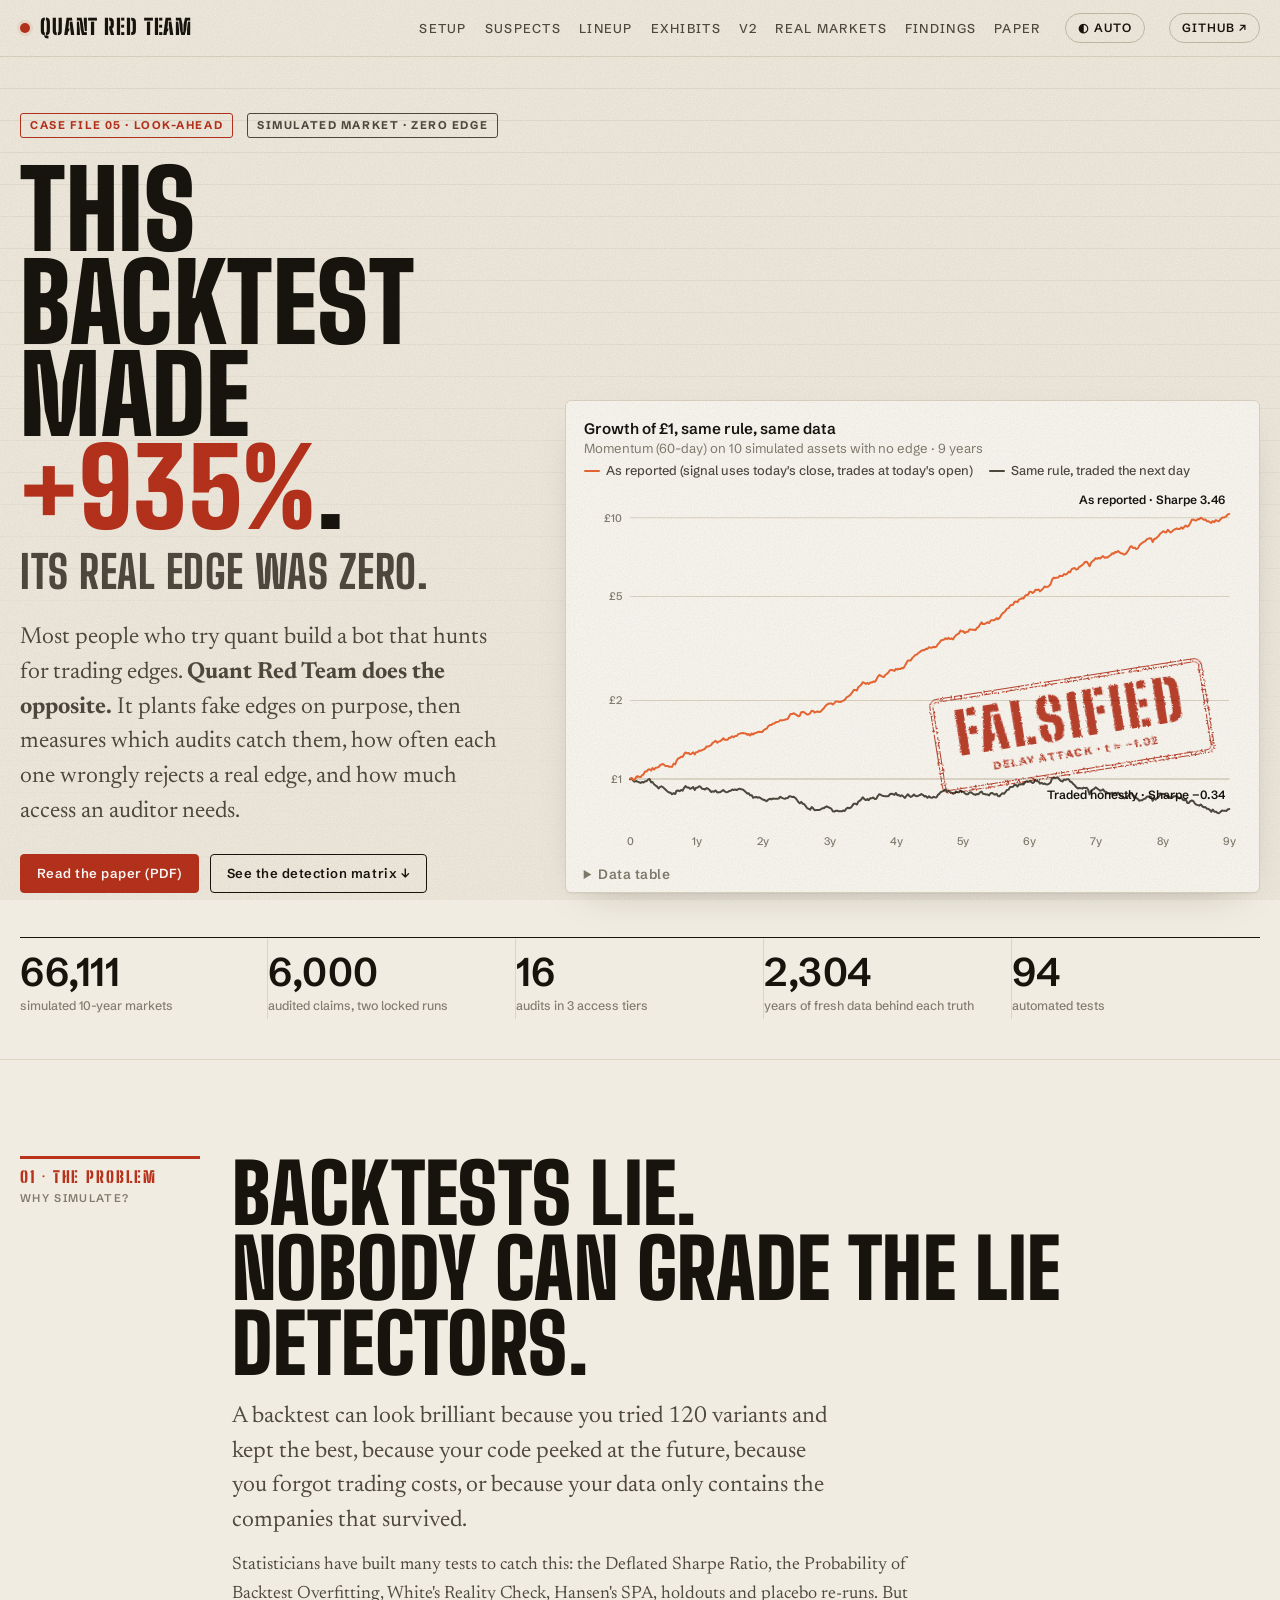
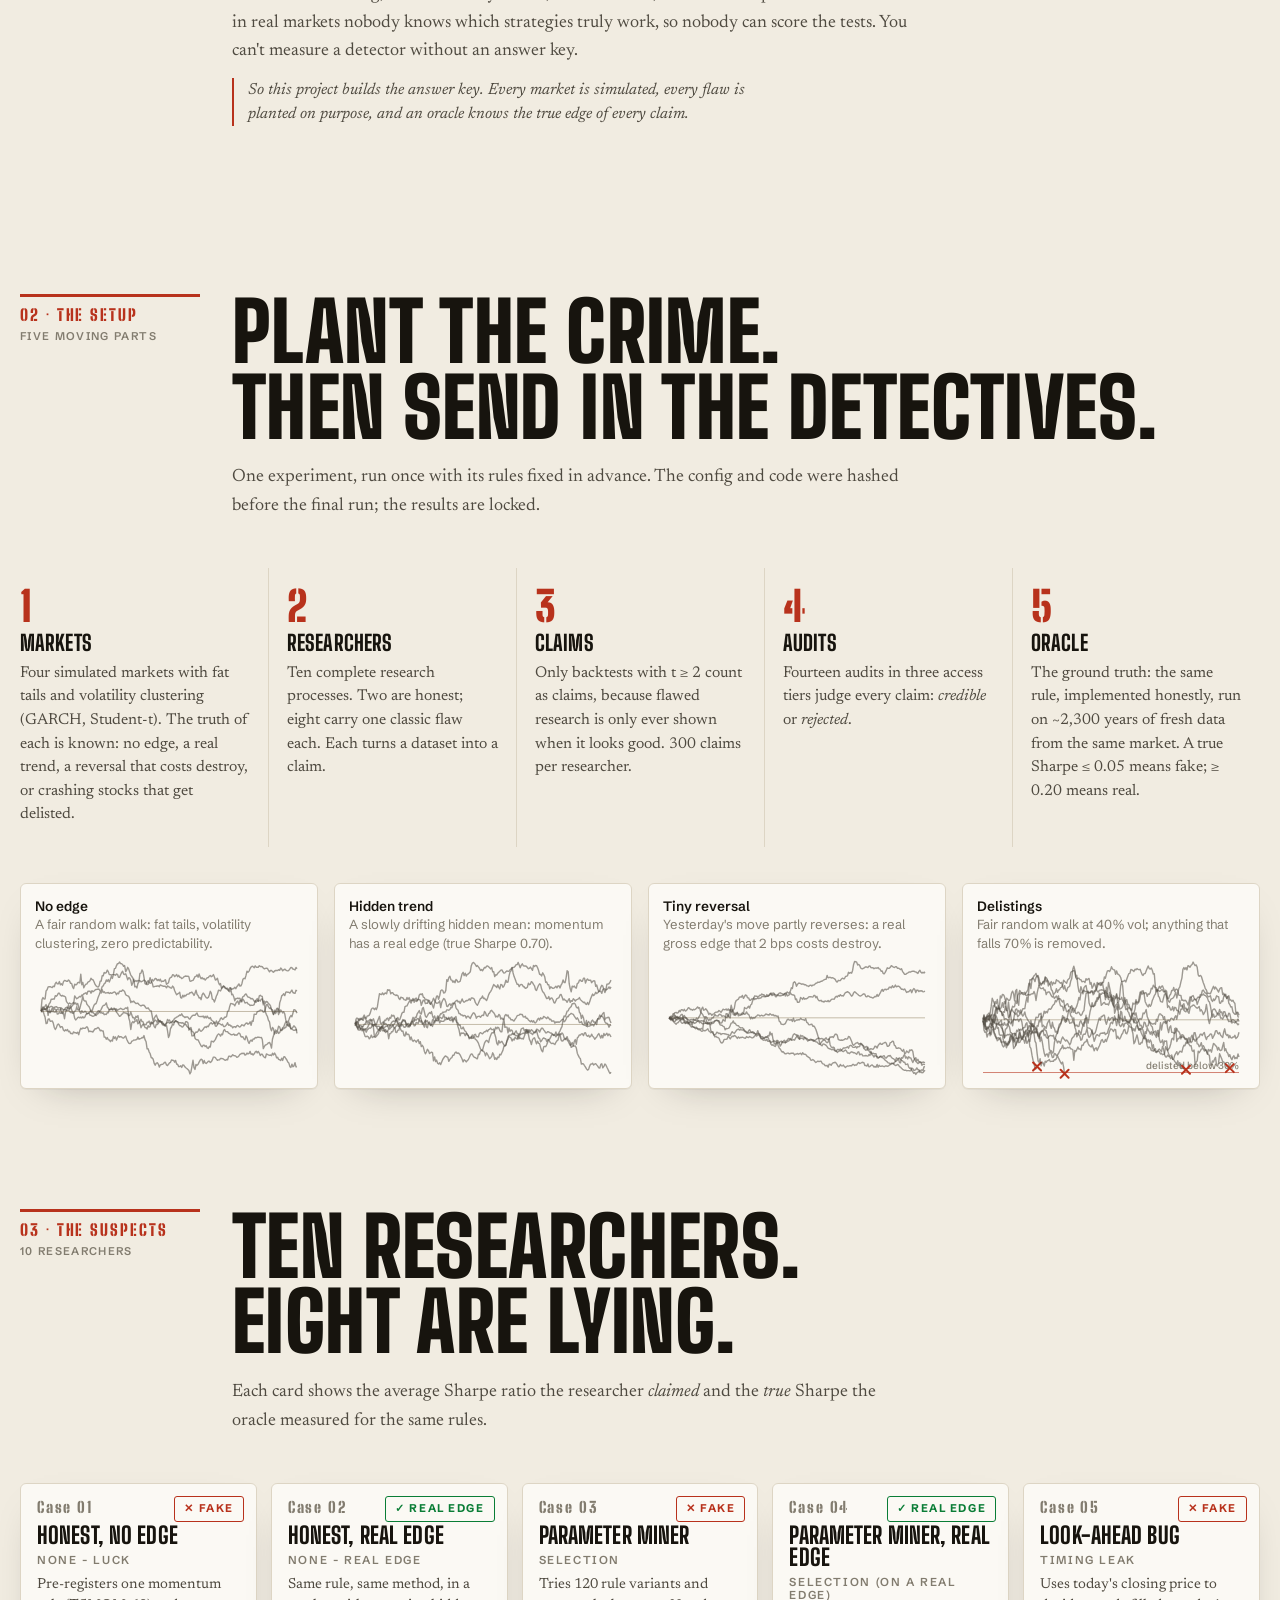
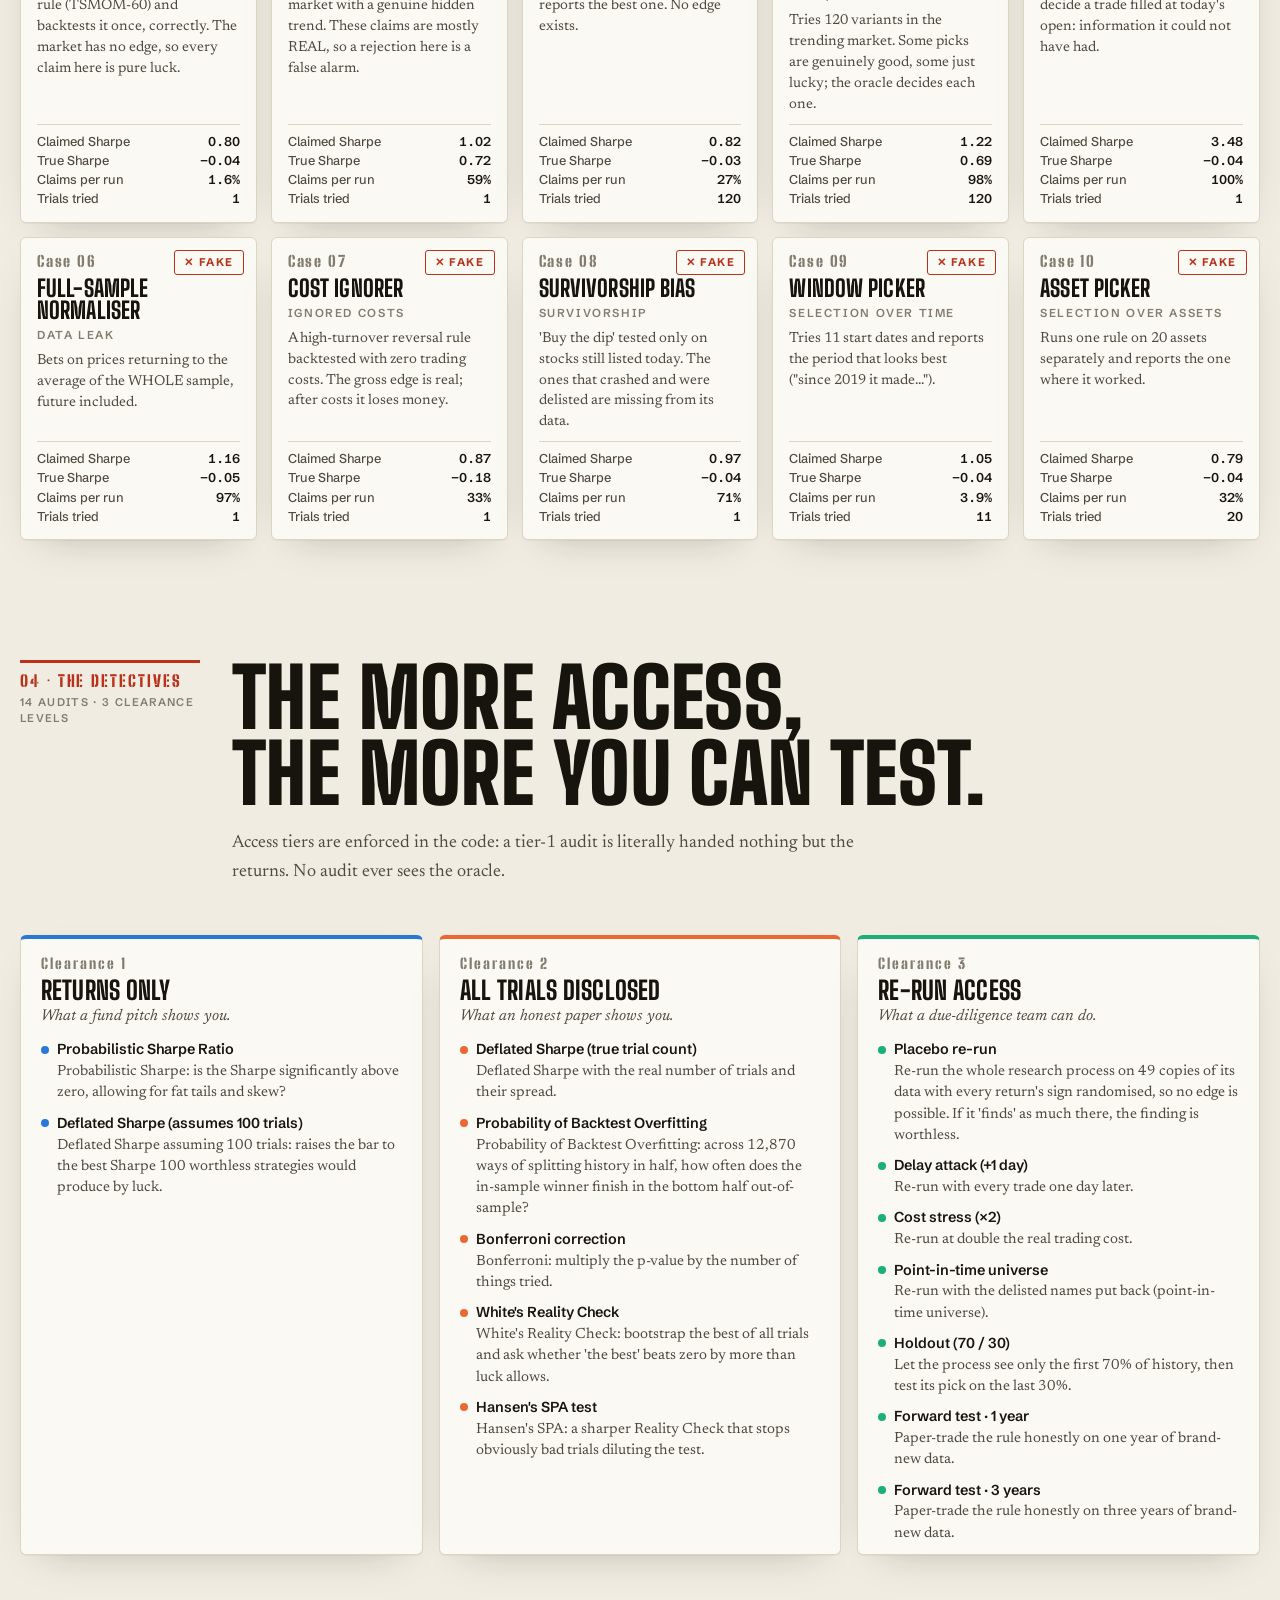
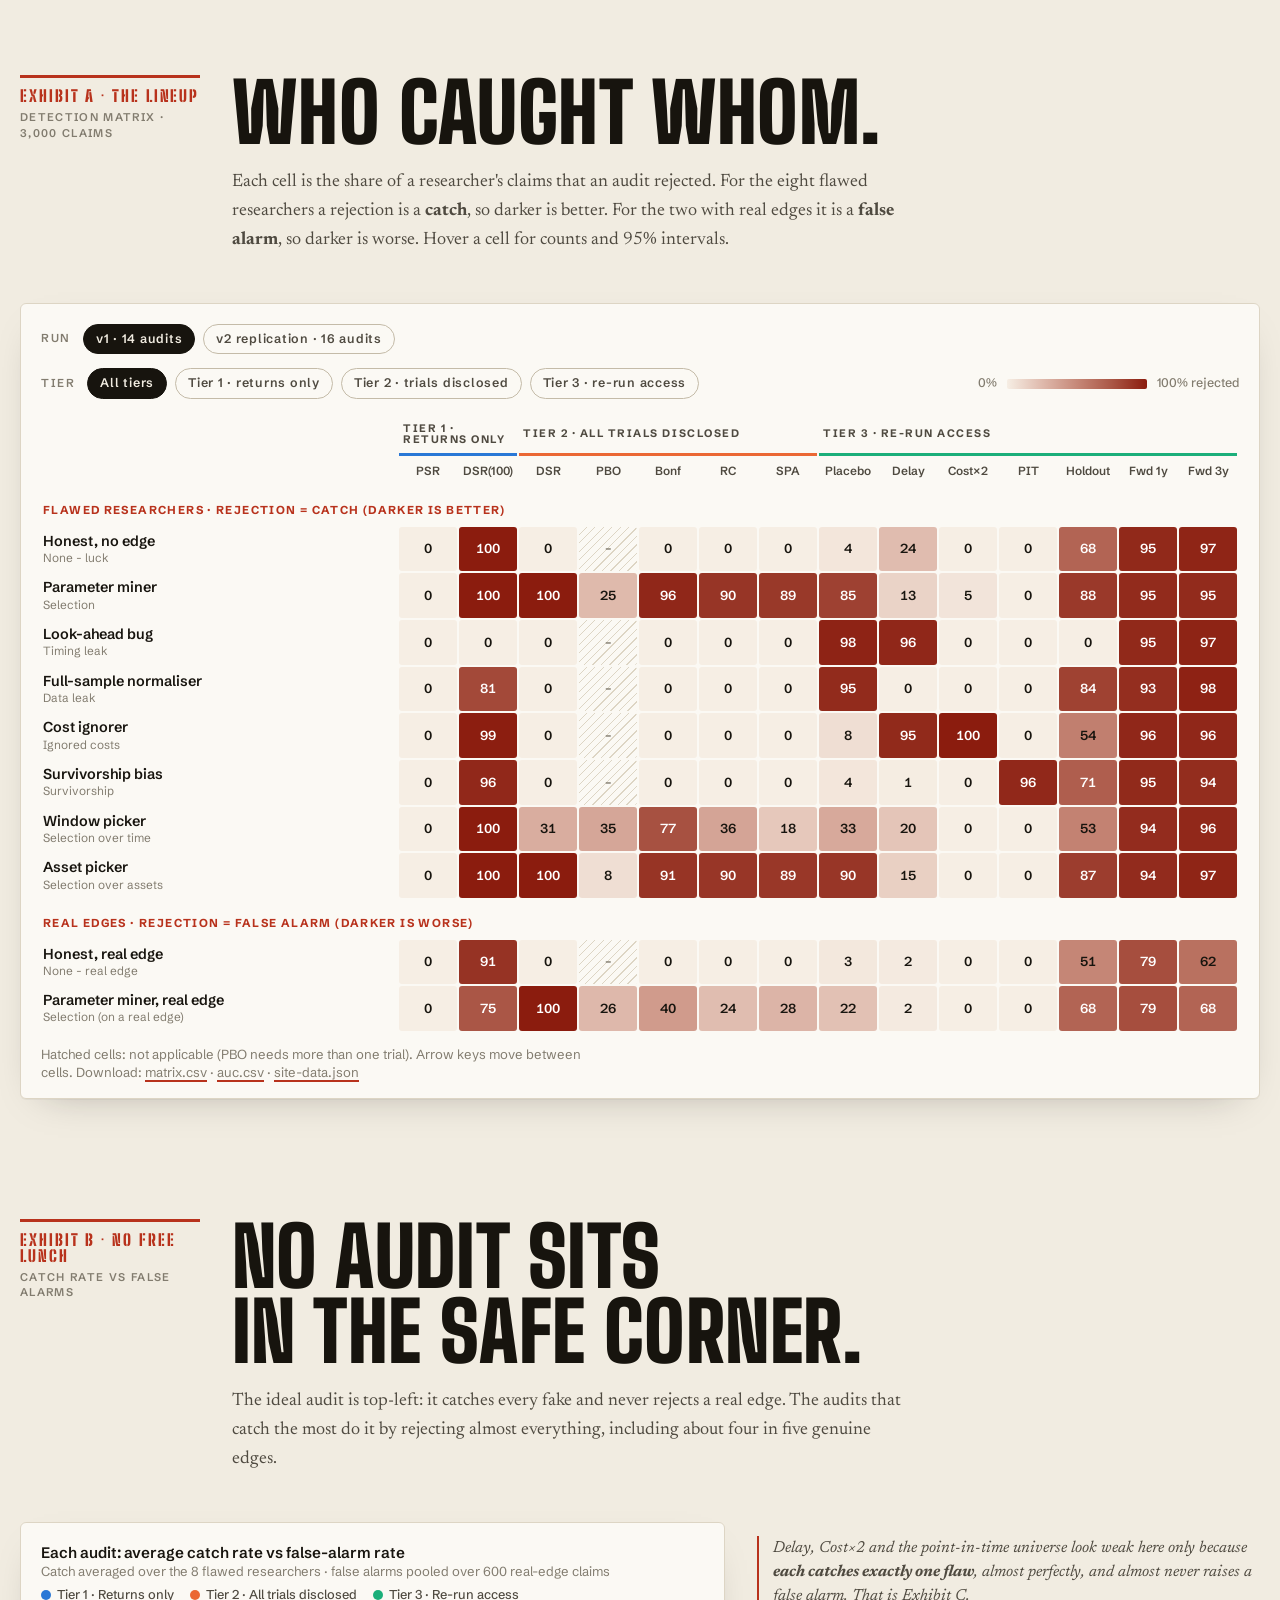
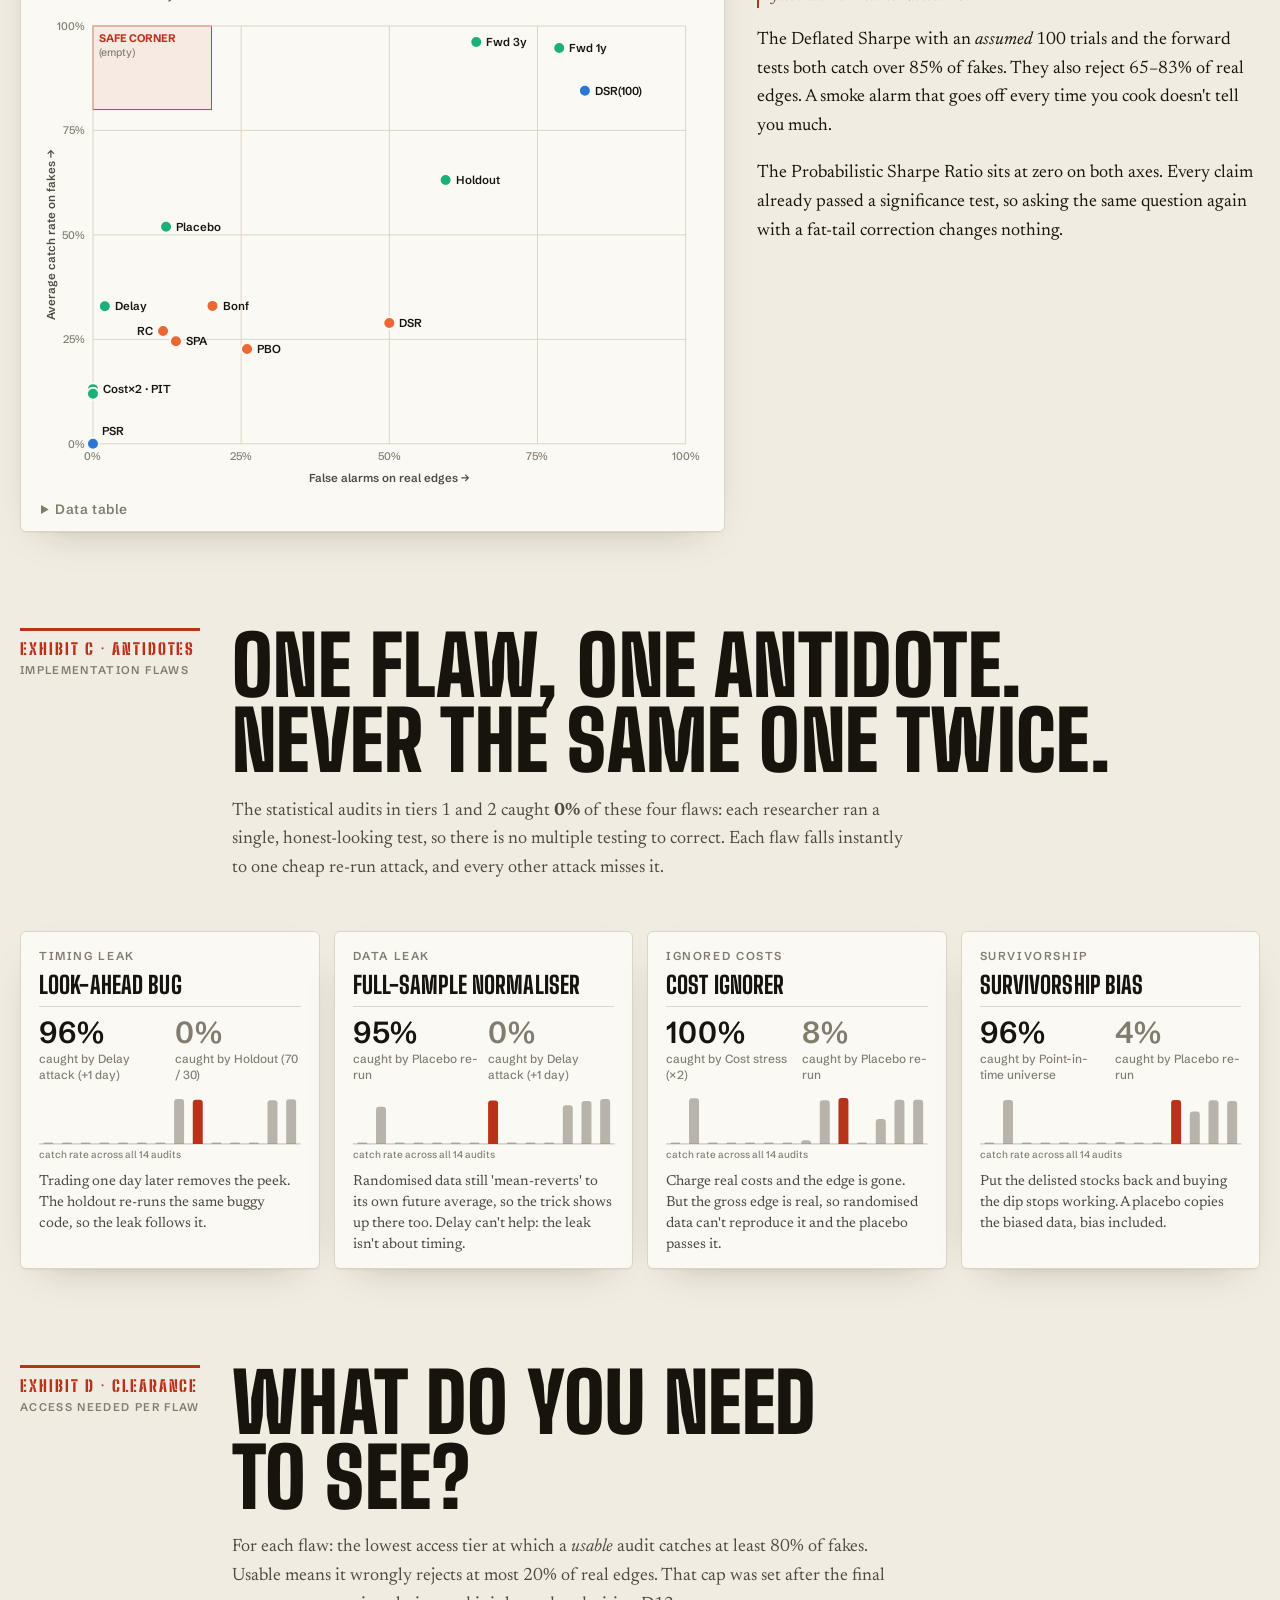
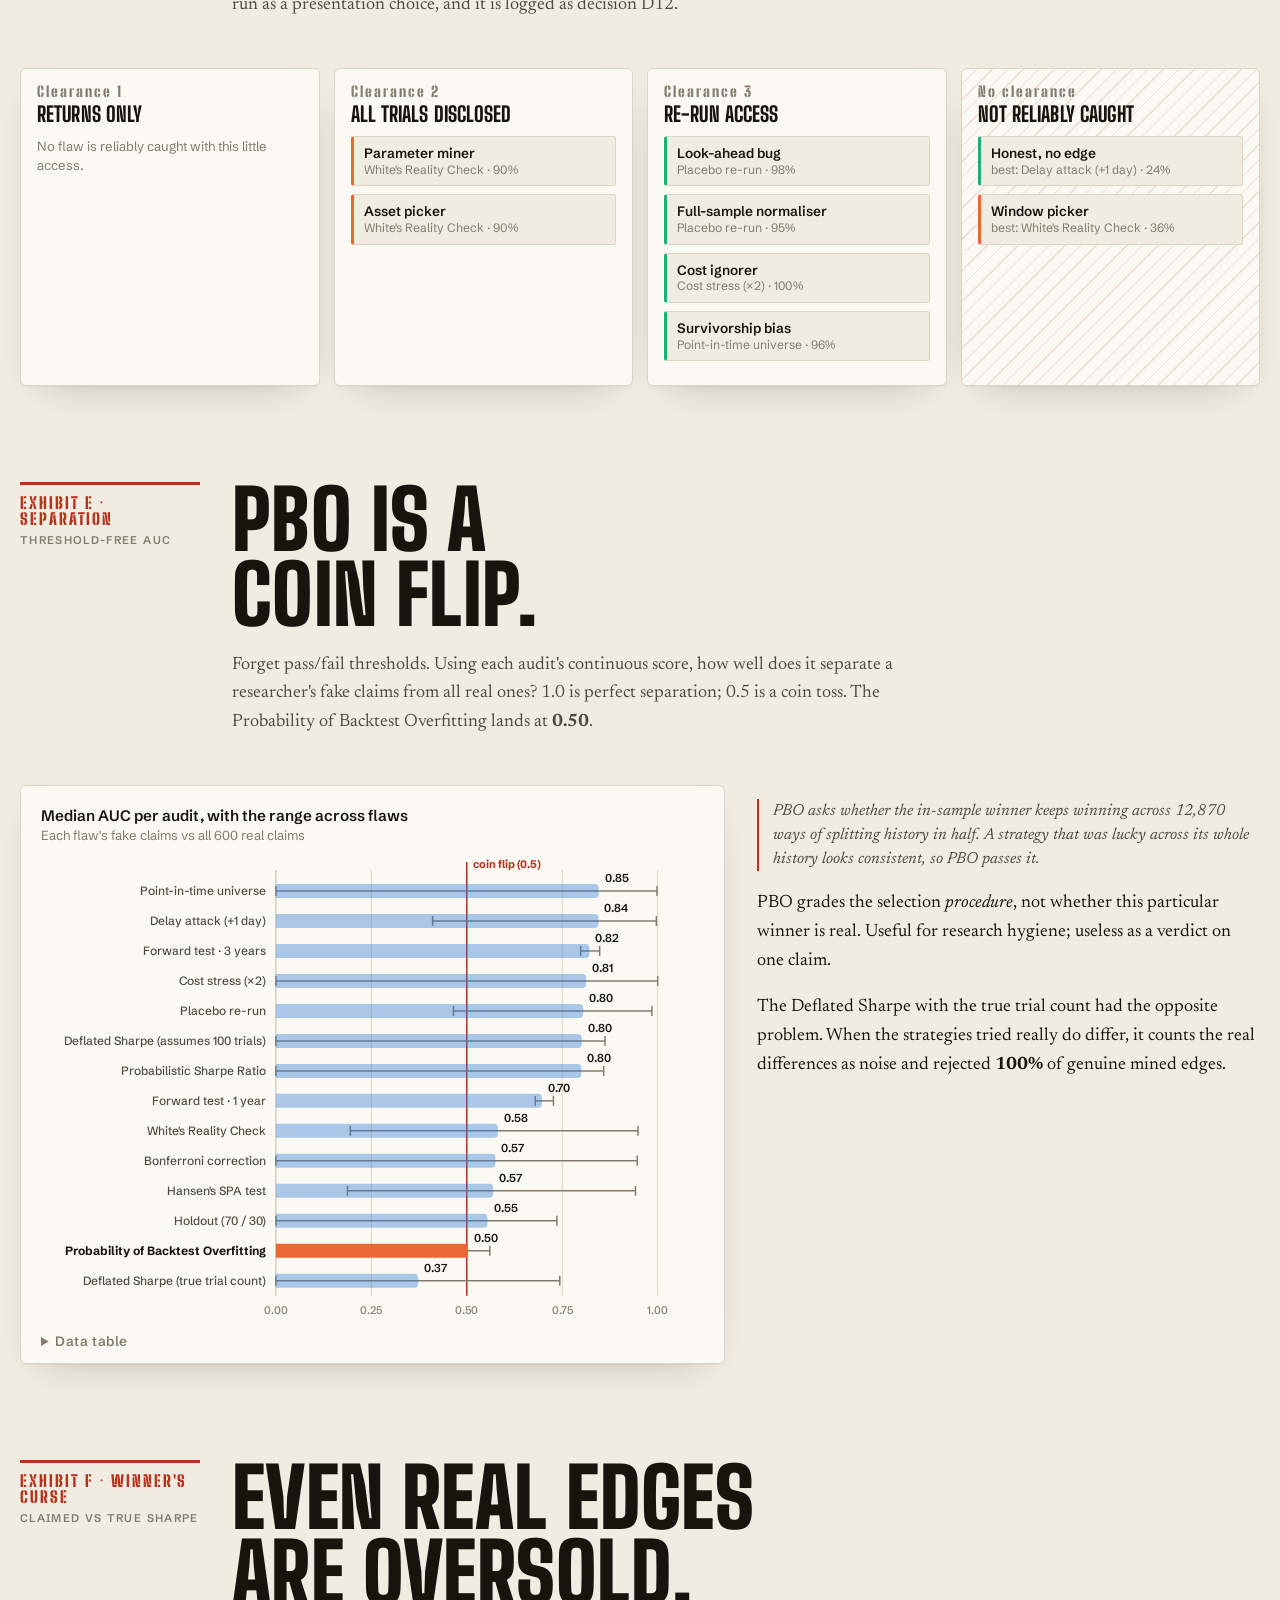
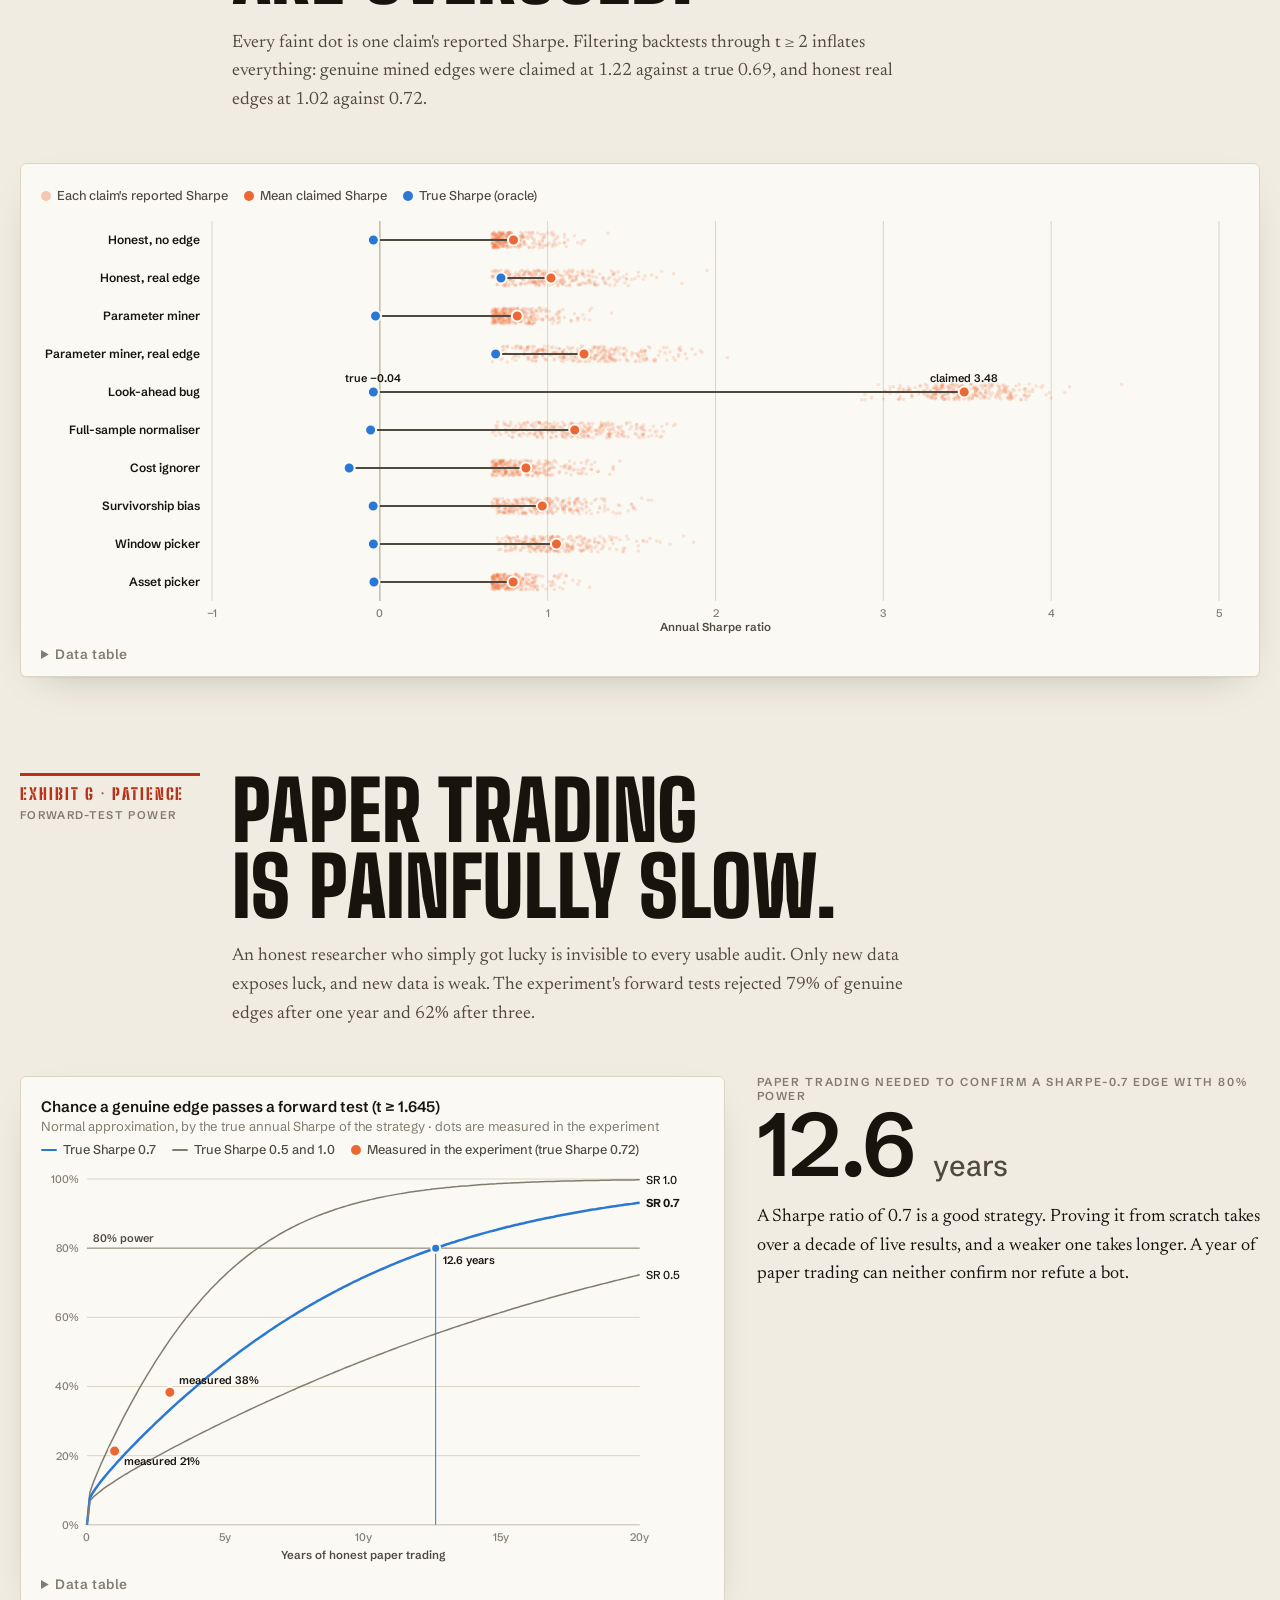
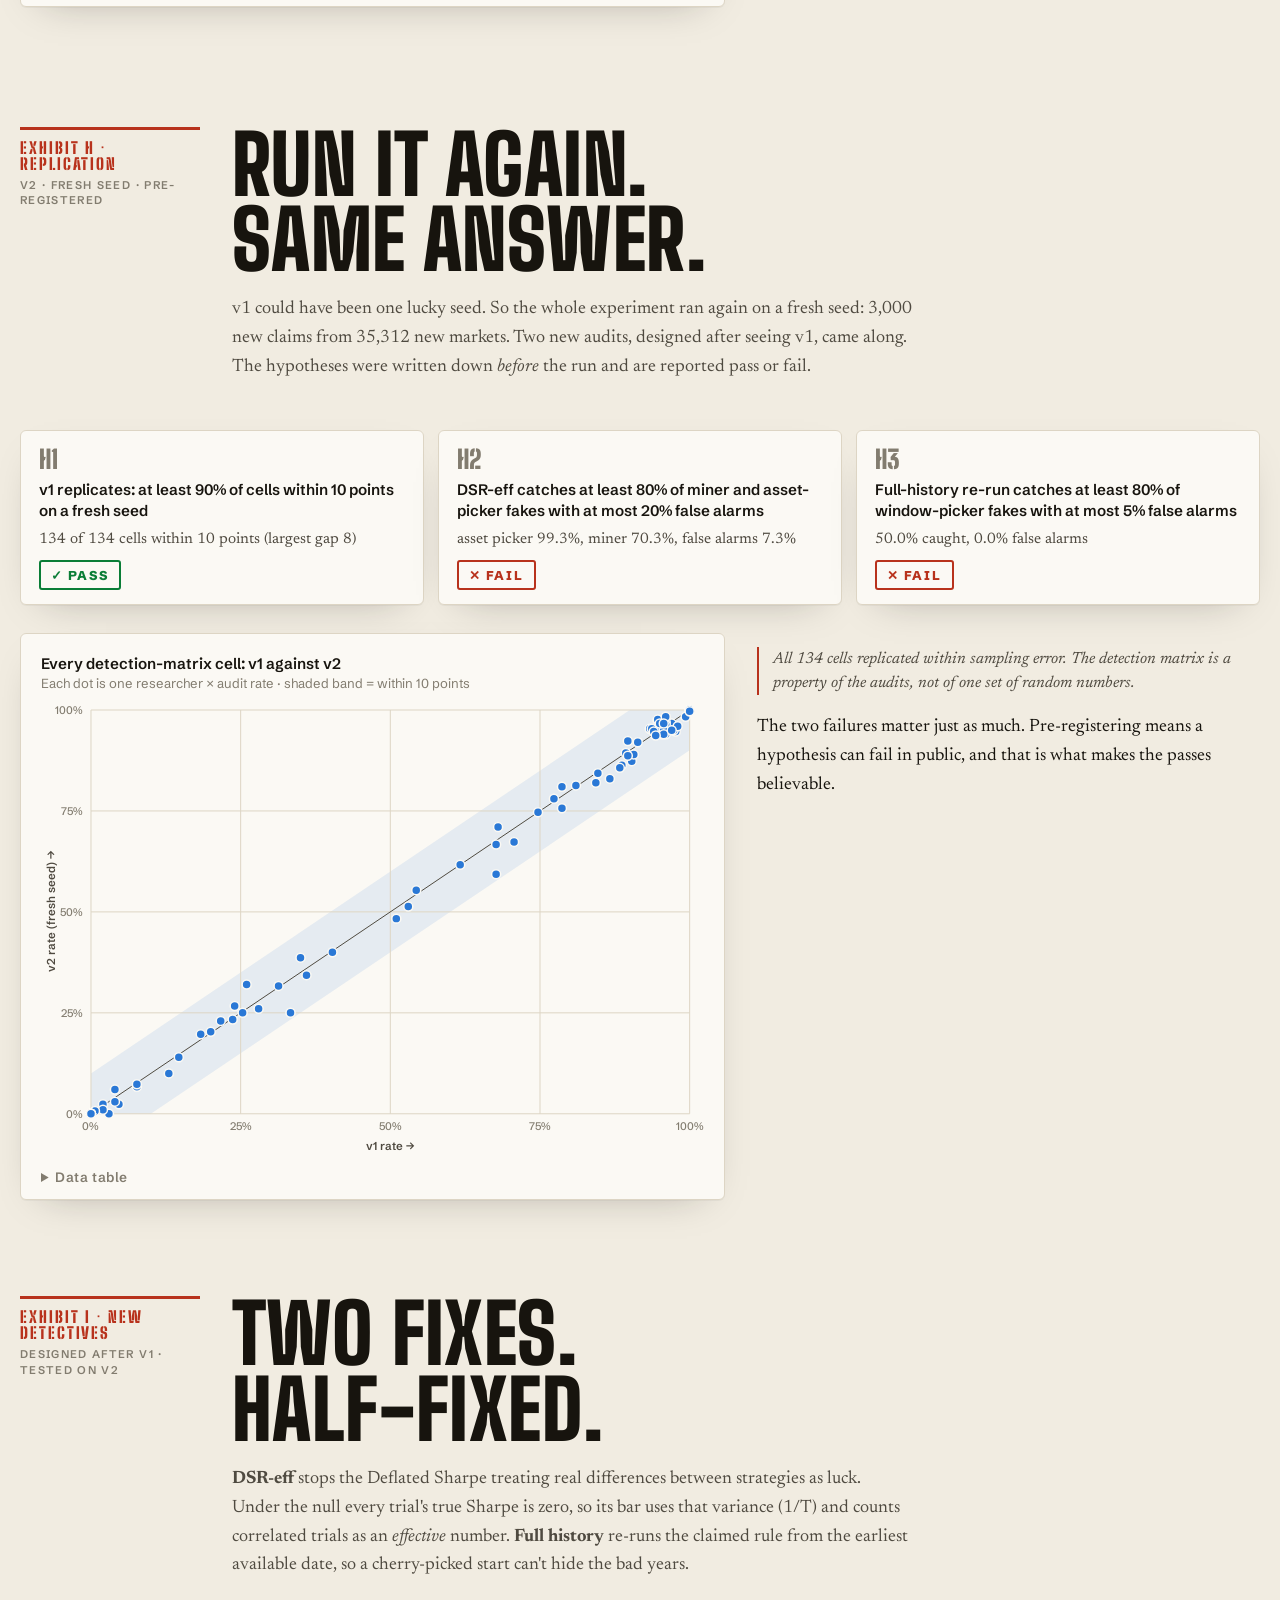
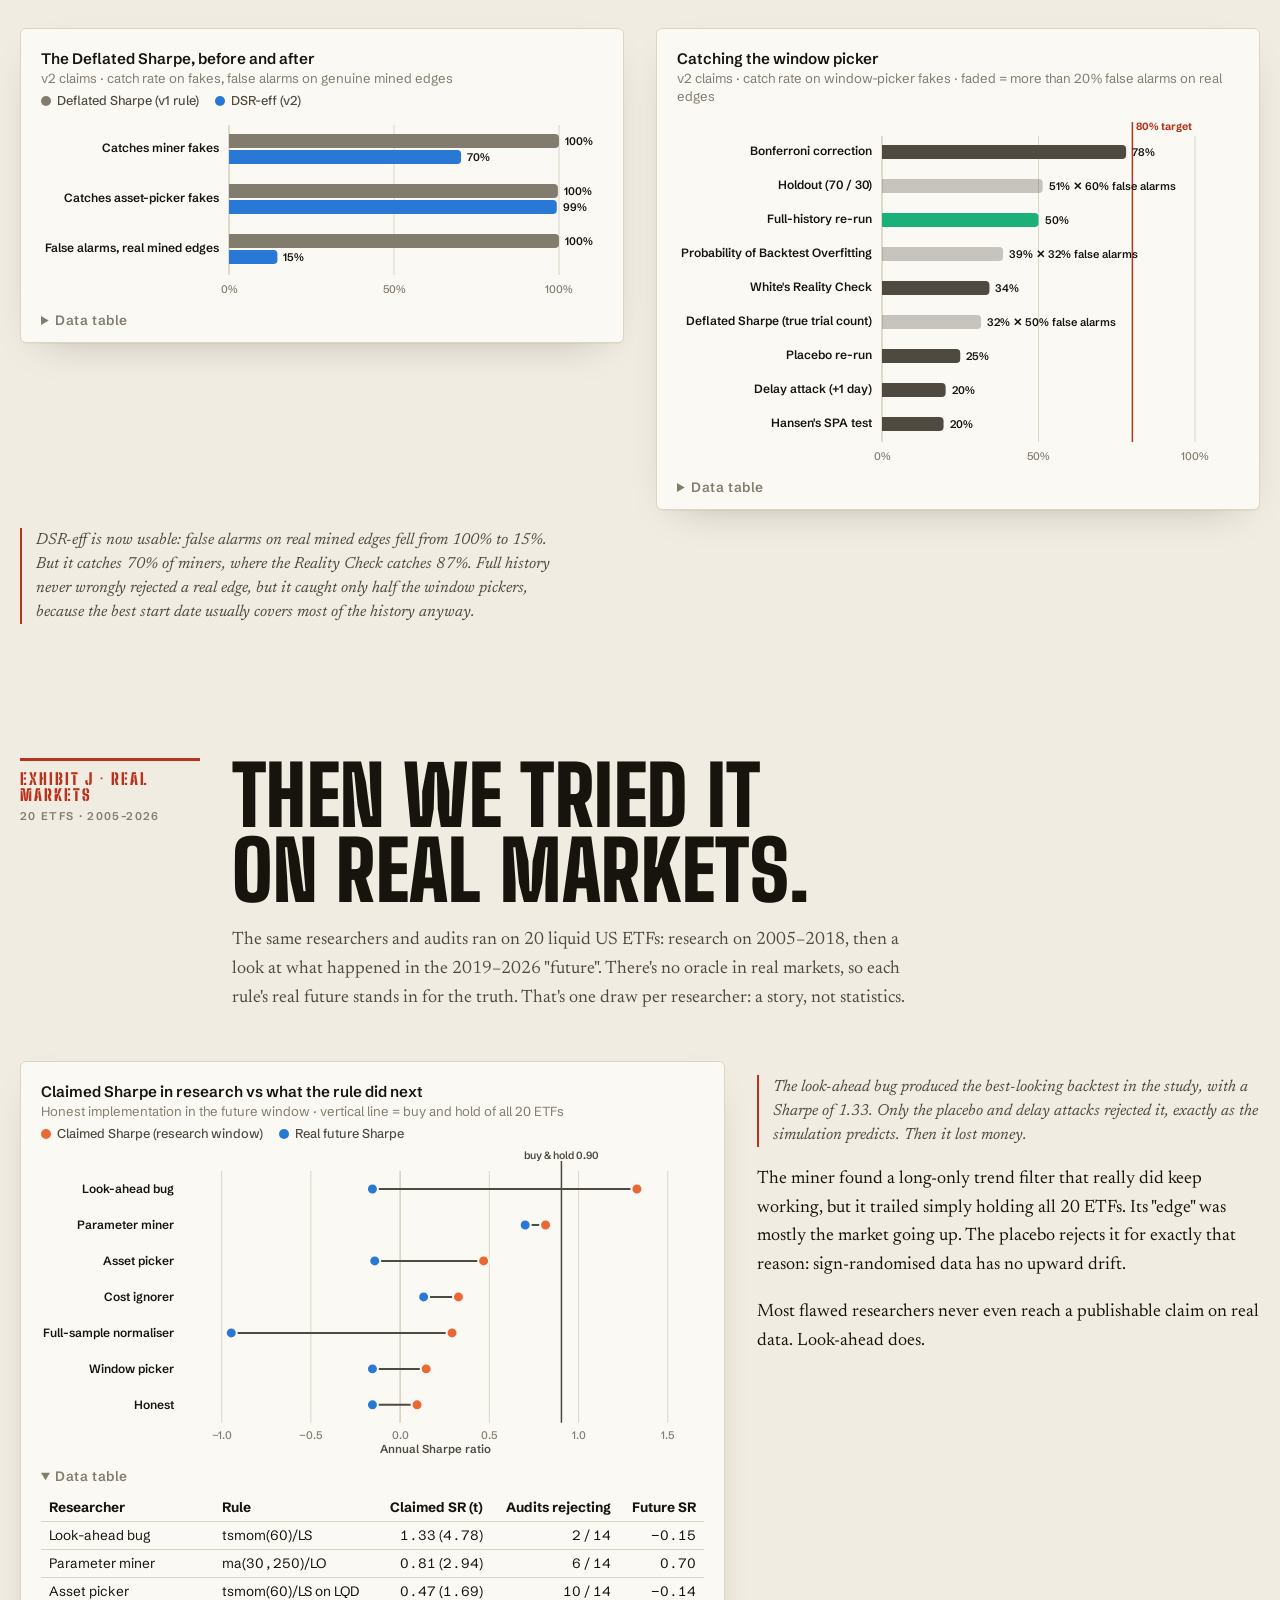
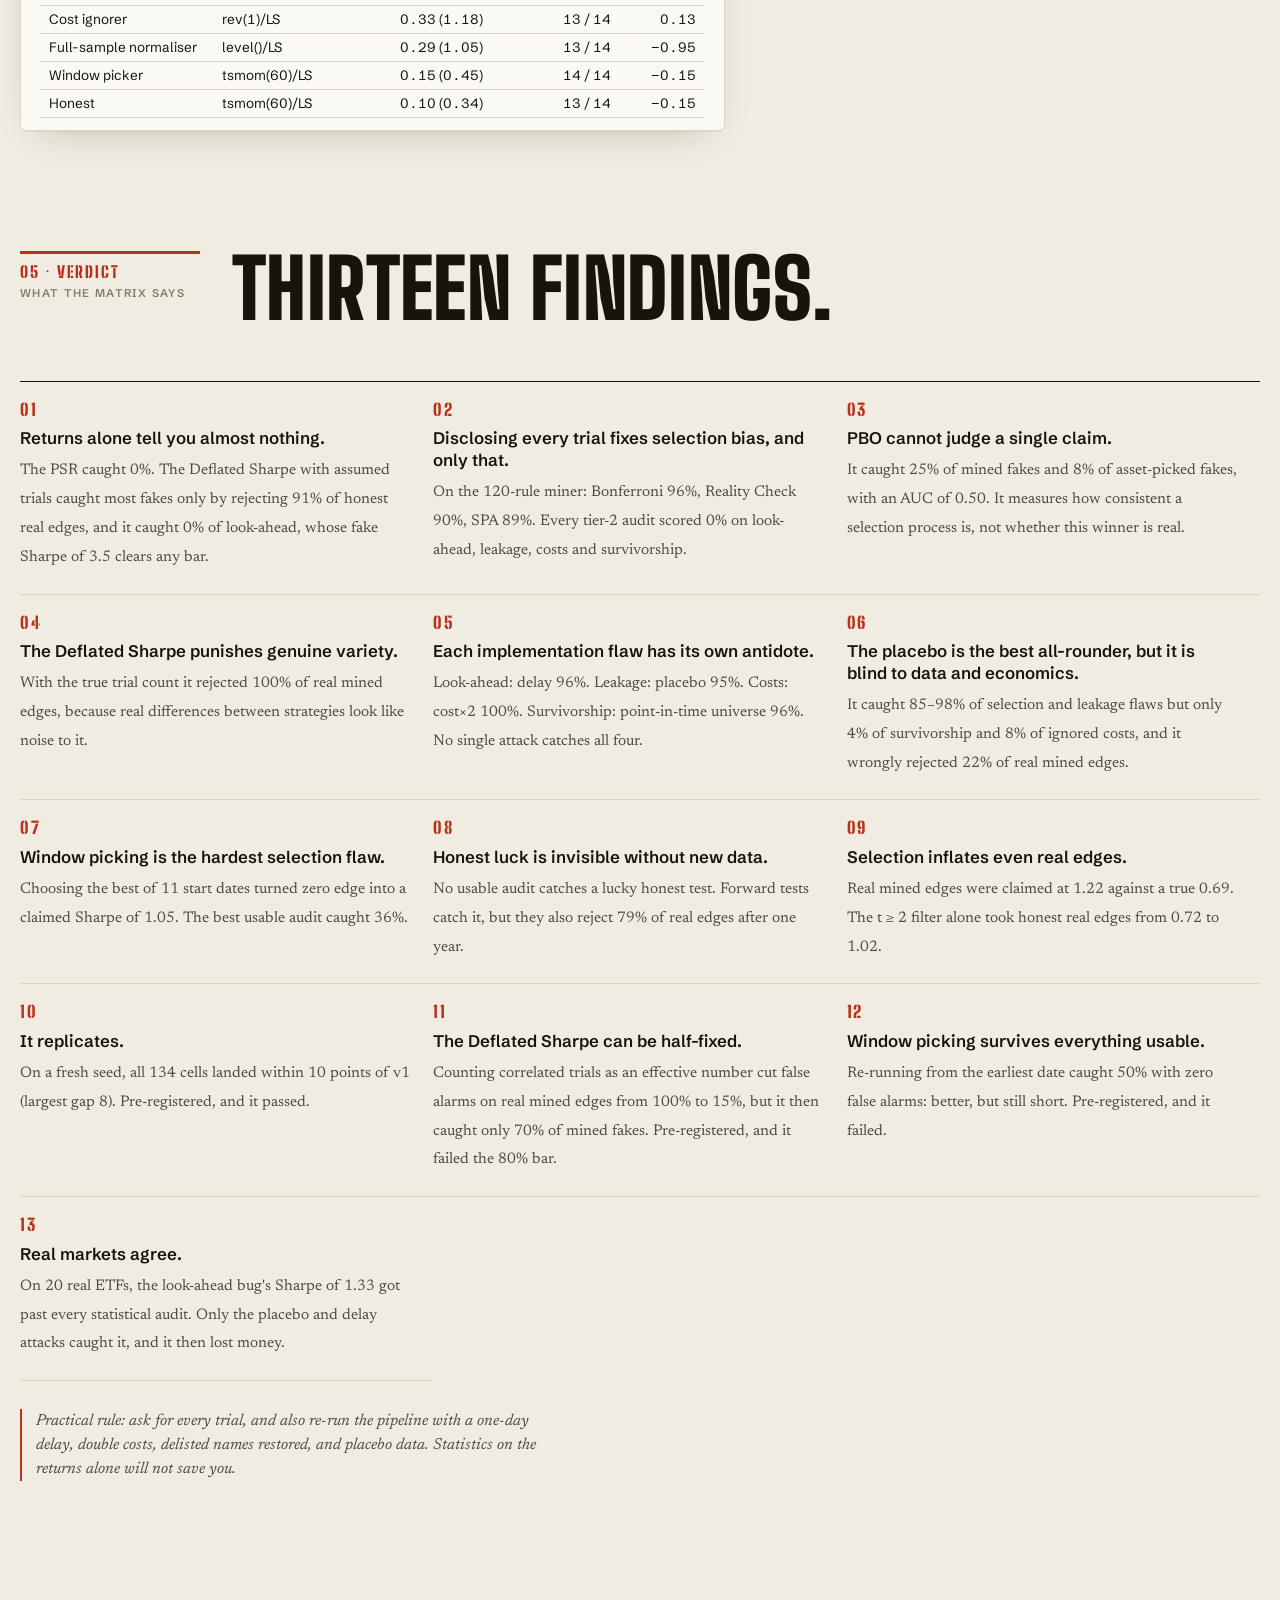
<file: site/index.html>
<!doctype html>
<html lang="en">
<head>
<meta charset="utf-8">
<meta name="viewport" content="width=device-width, initial-scale=1">
<title>Quant Red Team — which audits catch fake trading edges?</title>
<meta name="description" content="A ground-truth benchmark: 10 simulated researchers (honest and flawed), 14 audits, 3,000 claims. Which tests catch which kinds of fake alpha, and how much access does an auditor need?">
<meta property="og:title" content="Quant Red Team — the detection matrix">
<meta property="og:description" content="Which audits catch which kinds of fake trading edge? A simulated benchmark with a known ground truth.">
<meta name="theme-color" content="#17140e">
<link rel="icon" href="data:image/svg+xml,<svg xmlns='http://www.w3.org/2000/svg' viewBox='0 0 32 32'><circle cx='16' cy='16' r='13' fill='none' stroke='%23b8321c' stroke-width='3'/><circle cx='16' cy='16' r='5' fill='%23b8321c'/></svg>">
<link rel="preconnect" href="https://fonts.googleapis.com">
<link rel="preconnect" href="https://fonts.gstatic.com" crossorigin>
<link href="https://fonts.googleapis.com/css2?family=Big+Shoulders+Display:wght@700;800;900&family=Big+Shoulders+Stencil+Display:wght@800;900&family=Newsreader:ital,opsz,wght@0,6..72,400;0,6..72,600;1,6..72,400&family=Schibsted+Grotesk:wght@400;500;600;700&display=swap" rel="stylesheet">
<link rel="stylesheet" href="assets/style.css">
<script>
  // Apply a saved theme before first paint (per-viewer convenience only).
  try { const t = localStorage.getItem("qrt-theme"); if (t === "light" || t === "dark") document.documentElement.dataset.theme = t; } catch (e) {}
</script>
</head>
<body>
<!-- Rubber-stamp edge roughness -->
<svg width="0" height="0" style="position:absolute" aria-hidden="true">
  <filter id="rough"><feTurbulence type="fractalNoise" baseFrequency="0.9" numOctaves="2" seed="7"/><feDisplacementMap in="SourceGraphic" scale="3"/></filter>
</svg>

<header class="topbar">
  <div class="wrap">
    <a class="wordmark" href="#top"><span class="dot"></span>Quant Red Team</a>
    <nav class="nav" aria-label="Sections">
      <a href="#setup">Setup</a><a href="#suspects">Suspects</a><a href="#lineup">Lineup</a><a href="#exhibits">Exhibits</a><a href="#v2">v2</a><a href="#real">Real markets</a><a href="#findings">Findings</a><a href="paper/quant-red-team.pdf">Paper</a>
    </nav>
    <button class="iconbtn" id="theme" type="button" aria-label="Switch colour theme">◐ <span>Auto</span></button>
    <a class="iconbtn" id="repo" href="https://github.com/trader213132/quant-red-team">GitHub ↗</a>
  </div>
</header>

<main id="top">
<!-- ============================== HERO ============================== -->
<section class="hero">
  <div class="wrap">
    <div class="hero-grid">
      <div>
        <div class="casefile rise"><span class="tag red">Case file 05 · Look-ahead</span><span class="tag ink">Simulated market · zero edge</span></div>
        <h1 class="rise">This backtest made <span class="strike" data-bind="heroGain">+935%</span>.<span class="small">Its real edge was zero.</span></h1>
        <p class="lede rise">Most people who try quant build a bot that hunts for trading edges. <b>Quant Red Team does the opposite.</b> It plants fake edges on purpose, then measures which audits catch them, how often each one wrongly rejects a real edge, and how much access an auditor needs.</p>
        <div class="cta rise"><a class="btn primary" href="paper/quant-red-team.pdf">Read the paper (PDF)</a><a class="btn" href="#lineup">See the detection matrix ↓</a></div>
      </div>
      <div class="hero-chart rise">
        <div class="chart-head">
          <div><div class="chart-title">Growth of £1, same rule, same data</div><div class="chart-sub">Momentum (60-day) on 10 simulated assets with no edge · 9 years</div></div>
        </div>
        <div class="legend" id="hero-legend"></div>
        <div class="chart draw" id="hero-chart" role="img" aria-label="Equity curves: the look-ahead backtest grows to about ten times its starting value while the same rule traded honestly ends below where it started."></div>
        <div class="stamp" id="stamp"><b>Falsified</b><span>Delay attack · <em class="lc">t = <span data-bind="heroDelay">−1.02</span></em></span></div>
        <details class="data"><summary>Data table</summary><div id="hero-table"></div></details>
      </div>
    </div>
    <div class="stats reveal" id="stats"></div>
  </div>
</section>

<!-- ============================== QUESTION ============================== -->
<section class="block" id="question">
  <div class="wrap sec-head reveal">
    <div class="exhibit">01 · The problem<small>Why simulate?</small></div>
    <div>
      <h2>Backtests lie.<br>Nobody can grade the lie detectors.</h2>
      <p class="lede">A backtest can look brilliant because you tried 120 variants and kept the best, because your code peeked at the future, because you forgot trading costs, or because your data only contains the companies that survived.</p>
      <p>Statisticians have built many tests to catch this: the Deflated Sharpe Ratio, the Probability of Backtest Overfitting, White's Reality Check, Hansen's SPA, holdouts and placebo re-runs. But in real markets nobody knows which strategies truly work, so nobody can score the tests. You can't measure a detector without an answer key.</p>
      <p class="note">So this project builds the answer key. Every market is simulated, every flaw is planted on purpose, and an oracle knows the true edge of every claim.</p>
    </div>
  </div>
</section>

<!-- ============================== SETUP ============================== -->
<section class="block" id="setup">
  <div class="wrap">
    <div class="sec-head reveal">
      <div class="exhibit">02 · The setup<small>Five moving parts</small></div>
      <div>
        <h2>Plant the crime.<br>Then send in the detectives.</h2>
        <p>One experiment, run once with its rules fixed in advance. The config and code were hashed before the final run; the results are locked.</p>
      </div>
    </div>
    <div class="pipeline reveal">
      <div class="step"><div class="n">1</div><h3>Markets</h3><p>Four simulated markets with fat tails and volatility clustering (GARCH, Student-t). The truth of each is known: no edge, a real trend, a reversal that costs destroy, or crashing stocks that get delisted.</p></div>
      <div class="step"><div class="n">2</div><h3>Researchers</h3><p>Ten complete research processes. Two are honest; eight carry one classic flaw each. Each turns a dataset into a claim.</p></div>
      <div class="step"><div class="n">3</div><h3>Claims</h3><p>Only backtests with t ≥ 2 count as claims, because flawed research is only ever shown when it looks good. 300 claims per researcher.</p></div>
      <div class="step"><div class="n">4</div><h3>Audits</h3><p>Fourteen audits in three access tiers judge every claim: <i>credible</i> or <i>rejected</i>.</p></div>
      <div class="step"><div class="n">5</div><h3>Oracle</h3><p>The ground truth: the same rule, implemented honestly, run on ~2,300 years of fresh data from the same market. A true Sharpe ≤ 0.05 means fake; ≥ 0.20 means real.</p></div>
    </div>
    <div class="markets reveal" id="markets"></div>
  </div>
</section>

<!-- ============================== SUSPECTS ============================== -->
<section class="block" id="suspects">
  <div class="wrap">
    <div class="sec-head reveal">
      <div class="exhibit">03 · The suspects<small>10 researchers</small></div>
      <div>
        <h2>Ten researchers.<br>Eight are lying.</h2>
        <p>Each card shows the average Sharpe ratio the researcher <i>claimed</i> and the <i>true</i> Sharpe the oracle measured for the same rules.</p>
      </div>
    </div>
    <div class="suspects reveal" id="suspect-grid"></div>
  </div>
</section>

<!-- ============================== DETECTIVES ============================== -->
<section class="block" id="detectives">
  <div class="wrap">
    <div class="sec-head reveal">
      <div class="exhibit">04 · The detectives<small>14 audits · 3 clearance levels</small></div>
      <div>
        <h2>The more access,<br>the more you can test.</h2>
        <p>Access tiers are enforced in the code: a tier-1 audit is literally handed nothing but the returns. No audit ever sees the oracle.</p>
      </div>
    </div>
    <div class="tiers reveal" id="tier-cards"></div>
  </div>
</section>

<!-- ============================== LINEUP ============================== -->
<section class="block" id="lineup">
  <div class="wrap">
    <div class="sec-head reveal">
      <div class="exhibit">Exhibit A · The lineup<small>Detection matrix · 3,000 claims</small></div>
      <div>
        <h2>Who caught whom.</h2>
        <p>Each cell is the share of a researcher's claims that an audit rejected. For the eight flawed researchers a rejection is a <b>catch</b>, so darker is better. For the two with real edges it is a <b>false alarm</b>, so darker is worse. Hover a cell for counts and 95% intervals.</p>
      </div>
    </div>
    <div class="card pad reveal">
      <div class="filters" role="group" aria-label="Choose run">
        <span class="label">Run</span>
        <button class="chip run" type="button" data-run="v1" aria-pressed="true">v1 · 14 audits</button>
        <button class="chip run" type="button" data-run="v2" aria-pressed="false">v2 replication · 16 audits</button>
      </div>
      <div class="filters" role="group" aria-label="Show audits by tier">
        <span class="label">Tier</span>
        <button class="chip tierchip" type="button" data-tier="all" aria-pressed="true">All tiers</button>
        <button class="chip tierchip" type="button" data-tier="1" aria-pressed="false">Tier 1 · returns only</button>
        <button class="chip tierchip" type="button" data-tier="2" aria-pressed="false">Tier 2 · trials disclosed</button>
        <button class="chip tierchip" type="button" data-tier="3" aria-pressed="false">Tier 3 · re-run access</button>
        <div class="scale" aria-hidden="true">0%<span class="bar" id="scale-bar"></span>100% rejected</div>
      </div>
      <div class="matrix-scroll"><div id="matrix"></div></div>
      <p class="chart-sub" style="margin:12px 0 4px">Hatched cells: not applicable (PBO needs more than one trial). Arrow keys move between cells. Download: <a href="data/matrix.csv">matrix.csv</a> · <a href="data/auc.csv">auc.csv</a> · <a href="data/site-data.json">site-data.json</a></p>
    </div>
  </div>
</section>

<!-- ============================== EXHIBITS ============================== -->
<section class="block" id="exhibits">
  <div class="wrap">
    <div class="sec-head reveal">
      <div class="exhibit">Exhibit B · No free lunch<small>Catch rate vs false alarms</small></div>
      <div>
        <h2>No audit sits<br>in the safe corner.</h2>
        <p>The ideal audit is top-left: it catches every fake and never rejects a real edge. The audits that catch the most do it by rejecting almost everything, including about four in five genuine edges.</p>
      </div>
    </div>
    <div class="two reveal">
      <div class="card pad">
        <div class="chart-head"><div><div class="chart-title">Each audit: average catch rate vs false-alarm rate</div><div class="chart-sub">Catch averaged over the 8 flawed researchers · false alarms pooled over 600 real-edge claims</div></div></div>
        <div class="legend" id="scatter-legend"></div>
        <div class="chart" id="scatter"></div>
        <details class="data"><summary>Data table</summary><div id="scatter-table"></div></details>
      </div>
      <div>
        <p class="note">Delay, Cost×2 and the point-in-time universe look weak here only because <b>each catches exactly one flaw</b>, almost perfectly, and almost never raises a false alarm. That is Exhibit C.</p>
        <p>The Deflated Sharpe with an <i>assumed</i> 100 trials and the forward tests both catch over 85% of fakes. They also reject 65–83% of real edges. A smoke alarm that goes off every time you cook doesn't tell you much.</p>
        <p>The Probabilistic Sharpe Ratio sits at zero on both axes. Every claim already passed a significance test, so asking the same question again with a fat-tail correction changes nothing.</p>
      </div>
    </div>

    <div class="sec-head reveal" style="margin-top:96px">
      <div class="exhibit">Exhibit C · Antidotes<small>Implementation flaws</small></div>
      <div>
        <h2>One flaw, one antidote.<br>Never the same one twice.</h2>
        <p>The statistical audits in tiers 1 and 2 caught <b>0%</b> of these four flaws: each researcher ran a single, honest-looking test, so there is no multiple testing to correct. Each flaw falls instantly to one cheap re-run attack, and every other attack misses it.</p>
      </div>
    </div>
    <div class="antidotes reveal" id="antidotes"></div>

    <div class="sec-head reveal" style="margin-top:96px">
      <div class="exhibit">Exhibit D · Clearance<small>Access needed per flaw</small></div>
      <div>
        <h2>What do you need<br>to see?</h2>
        <p>For each flaw: the lowest access tier at which a <i>usable</i> audit catches at least 80% of fakes. Usable means it wrongly rejects at most 20% of real edges. That cap was set after the final run as a presentation choice, and it is logged as decision D12.</p>
      </div>
    </div>
    <div class="ladder reveal" id="ladder"></div>

    <div class="sec-head reveal" style="margin-top:96px">
      <div class="exhibit">Exhibit E · Separation<small>Threshold-free AUC</small></div>
      <div>
        <h2>PBO is a<br>coin flip.</h2>
        <p>Forget pass/fail thresholds. Using each audit's continuous score, how well does it separate a researcher's fake claims from all real ones? 1.0 is perfect separation; 0.5 is a coin toss. The Probability of Backtest Overfitting lands at <b>0.50</b>.</p>
      </div>
    </div>
    <div class="two reveal">
      <div class="card pad">
        <div class="chart-head"><div><div class="chart-title">Median AUC per audit, with the range across flaws</div><div class="chart-sub">Each flaw's fake claims vs all 600 real claims</div></div></div>
        <div class="chart" id="auc"></div>
        <details class="data"><summary>Data table</summary><div id="auc-table"></div></details>
      </div>
      <div>
        <p class="note">PBO asks whether the in-sample winner keeps winning across 12,870 ways of splitting history in half. A strategy that was lucky across its <i>whole</i> history looks consistent, so PBO passes it.</p>
        <p>PBO grades the selection <i>procedure</i>, not whether this particular winner is real. Useful for research hygiene; useless as a verdict on one claim.</p>
        <p>The Deflated Sharpe with the true trial count had the opposite problem. When the strategies tried really do differ, it counts the real differences as noise and rejected <b>100%</b> of genuine mined edges.</p>
      </div>
    </div>

    <div class="sec-head reveal" style="margin-top:96px">
      <div class="exhibit">Exhibit F · Winner's curse<small>Claimed vs true Sharpe</small></div>
      <div>
        <h2>Even real edges<br>are oversold.</h2>
        <p>Every faint dot is one claim's reported Sharpe. Filtering backtests through t ≥ 2 inflates everything: genuine mined edges were claimed at 1.22 against a true 0.69, and honest real edges at 1.02 against 0.72.</p>
      </div>
    </div>
    <div class="card pad reveal">
      <div class="legend" id="curse-legend"></div>
      <div class="chart" id="curse"></div>
      <details class="data"><summary>Data table</summary><div id="curse-table"></div></details>
    </div>

    <div class="sec-head reveal" style="margin-top:96px">
      <div class="exhibit">Exhibit G · Patience<small>Forward-test power</small></div>
      <div>
        <h2>Paper trading<br>is painfully slow.</h2>
        <p>An honest researcher who simply got lucky is invisible to every usable audit. Only new data exposes luck, and new data is weak. The experiment's forward tests rejected 79% of genuine edges after one year and 62% after three.</p>
      </div>
    </div>
    <div class="two reveal">
      <div class="card pad">
        <div class="chart-head"><div><div class="chart-title">Chance a genuine edge passes a forward test (t ≥ 1.645)</div><div class="chart-sub">Normal approximation, by the true annual Sharpe of the strategy · dots are measured in the experiment</div></div></div>
        <div class="legend" id="power-legend"></div>
        <div class="chart" id="power"></div>
        <details class="data"><summary>Data table</summary><div id="power-table"></div></details>
      </div>
      <div>
        <div class="label">Paper trading needed to confirm a Sharpe-0.7 edge with 80% power</div>
        <div class="figure-num" id="years-needed">12.6 <small>years</small></div>
        <p>A Sharpe ratio of 0.7 is a good strategy. Proving it from scratch takes over a decade of live results, and a weaker one takes longer. A year of paper trading can neither confirm nor refute a bot.</p>
      </div>
    </div>
  </div>
</section>


<!-- ============================== V2 ============================== -->
<section class="block" id="v2">
  <div class="wrap">
    <div class="sec-head reveal">
      <div class="exhibit">Exhibit H · Replication<small>v2 · fresh seed · pre-registered</small></div>
      <div>
        <h2>Run it again.<br>Same answer.</h2>
        <p>v1 could have been one lucky seed. So the whole experiment ran again on a fresh seed: <span data-bind="v2claims">3,000</span> new claims from <span data-bind="v2markets">35,312</span> new markets. Two new audits, designed after seeing v1, came along. The hypotheses were written down <i>before</i> the run and are reported pass or fail.</p>
      </div>
    </div>
    <div class="scorecard reveal" id="scorecard"></div>
    <div class="two reveal" style="margin-top:28px">
      <div class="card pad">
        <div class="chart-head"><div><div class="chart-title">Every detection-matrix cell: v1 against v2</div><div class="chart-sub">Each dot is one researcher × audit rate · shaded band = within 10 points</div></div></div>
        <div class="chart" id="replication"></div>
        <details class="data"><summary>Data table</summary><div id="replication-table"></div></details>
      </div>
      <div>
        <p class="note">All 134 cells replicated within sampling error. The detection matrix is a property of the audits, not of one set of random numbers.</p>
        <p>The two failures matter just as much. Pre-registering means a hypothesis can fail in public, and that is what makes the passes believable.</p>
      </div>
    </div>

    <div class="sec-head reveal" style="margin-top:96px">
      <div class="exhibit">Exhibit I · New detectives<small>Designed after v1 · tested on v2</small></div>
      <div>
        <h2>Two fixes.<br>Half-fixed.</h2>
        <p><b>DSR-eff</b> stops the Deflated Sharpe treating real differences between strategies as luck. Under the null every trial's true Sharpe is zero, so its bar uses that variance (1/T) and counts correlated trials as an <i>effective</i> number. <b>Full history</b> re-runs the claimed rule from the earliest available date, so a cherry-picked start can't hide the bad years.</p>
      </div>
    </div>
    <div class="two even reveal">
      <div class="card pad">
        <div class="chart-head"><div><div class="chart-title">The Deflated Sharpe, before and after</div><div class="chart-sub">v2 claims · catch rate on fakes, false alarms on genuine mined edges</div></div></div>
        <div class="legend" id="fix-legend"></div>
        <div class="chart" id="fix-dsr"></div>
        <details class="data"><summary>Data table</summary><div id="fix-dsr-table"></div></details>
      </div>
      <div class="card pad">
        <div class="chart-head"><div><div class="chart-title">Catching the window picker</div><div class="chart-sub">v2 claims · catch rate on window-picker fakes · faded = more than 20% false alarms on real edges</div></div></div>
        <div class="chart" id="fix-window"></div>
        <details class="data"><summary>Data table</summary><div id="fix-window-table"></div></details>
      </div>
    </div>
    <p class="note reveal" style="margin-top:18px">DSR-eff is now <i>usable</i>: false alarms on real mined edges fell from 100% to 15%. But it catches 70% of miners, where the Reality Check catches 87%. Full history never wrongly rejected a real edge, but it caught only half the window pickers, because the best start date usually covers most of the history anyway.</p>
  </div>
</section>

<!-- ============================== REAL MARKETS ============================== -->
<section class="block" id="real">
  <div class="wrap">
    <div class="sec-head reveal">
      <div class="exhibit">Exhibit J · Real markets<small>20 ETFs · 2005–2026</small></div>
      <div>
        <h2>Then we tried it<br>on real markets.</h2>
        <p>The same researchers and audits ran on 20 liquid US ETFs: research on <span data-bind="realResearch">2005–2018</span>, then a look at what happened in the <span data-bind="realFuture">2019–2026</span> "future". There's no oracle in real markets, so each rule's real future stands in for the truth. That's one draw per researcher: a story, not statistics.</p>
      </div>
    </div>
    <div class="two reveal">
      <div class="card pad">
        <div class="chart-head"><div><div class="chart-title">Claimed Sharpe in research vs what the rule did next</div><div class="chart-sub">Honest implementation in the future window · vertical line = buy and hold of all 20 ETFs</div></div></div>
        <div class="legend" id="real-legend"></div>
        <div class="chart" id="real-chart"></div>
        <details class="data" open><summary>Data table</summary><div id="real-table"></div></details>
      </div>
      <div>
        <p class="note">The look-ahead bug produced the best-looking backtest in the study, with a Sharpe of <span data-bind="realLookClaim">1.33</span>. Only the placebo and delay attacks rejected it, exactly as the simulation predicts. Then it lost money.</p>
        <p>The miner found a long-only trend filter that really did keep working, but it trailed simply holding all 20 ETFs. Its "edge" was mostly the market going up. The placebo rejects it for exactly that reason: sign-randomised data has no upward drift.</p>
        <p>Most flawed researchers never even reach a publishable claim on real data. Look-ahead does.</p>
      </div>
    </div>
  </div>
</section>

<!-- ============================== FINDINGS ============================== -->
<section class="block" id="findings">
  <div class="wrap">
    <div class="sec-head reveal">
      <div class="exhibit">05 · Verdict<small>What the matrix says</small></div>
      <div><h2>Thirteen findings.</h2></div>
    </div>
    <ol class="findings reveal">
      <li><b>Returns alone tell you almost nothing.</b><span>The PSR caught 0%. The Deflated Sharpe with assumed trials caught most fakes only by rejecting 91% of honest real edges, and it caught 0% of look-ahead, whose fake Sharpe of 3.5 clears any bar.</span></li>
      <li><b>Disclosing every trial fixes selection bias, and only that.</b><span>On the 120-rule miner: Bonferroni 96%, Reality Check 90%, SPA 89%. Every tier-2 audit scored 0% on look-ahead, leakage, costs and survivorship.</span></li>
      <li><b>PBO cannot judge a single claim.</b><span>It caught 25% of mined fakes and 8% of asset-picked fakes, with an AUC of 0.50. It measures how consistent a selection process is, not whether this winner is real.</span></li>
      <li><b>The Deflated Sharpe punishes genuine variety.</b><span>With the true trial count it rejected 100% of real mined edges, because real differences between strategies look like noise to it.</span></li>
      <li><b>Each implementation flaw has its own antidote.</b><span>Look-ahead: delay 96%. Leakage: placebo 95%. Costs: cost×2 100%. Survivorship: point-in-time universe 96%. No single attack catches all four.</span></li>
      <li><b>The placebo is the best all-rounder, but it is blind to data and economics.</b><span>It caught 85–98% of selection and leakage flaws but only 4% of survivorship and 8% of ignored costs, and it wrongly rejected 22% of real mined edges.</span></li>
      <li><b>Window picking is the hardest selection flaw.</b><span>Choosing the best of 11 start dates turned zero edge into a claimed Sharpe of 1.05. The best usable audit caught 36%.</span></li>
      <li><b>Honest luck is invisible without new data.</b><span>No usable audit catches a lucky honest test. Forward tests catch it, but they also reject 79% of real edges after one year.</span></li>
      <li><b>Selection inflates even real edges.</b><span>Real mined edges were claimed at 1.22 against a true 0.69. The t ≥ 2 filter alone took honest real edges from 0.72 to 1.02.</span></li>
      <li><b>It replicates.</b><span>On a fresh seed, all 134 cells landed within 10 points of v1 (largest gap 8). Pre-registered, and it passed.</span></li>
      <li><b>The Deflated Sharpe can be half-fixed.</b><span>Counting correlated trials as an effective number cut false alarms on real mined edges from 100% to 15%, but it then caught only 70% of mined fakes. Pre-registered, and it failed the 80% bar.</span></li>
      <li><b>Window picking survives everything usable.</b><span>Re-running from the earliest date caught 50% with zero false alarms: better, but still short. Pre-registered, and it failed.</span></li>
      <li><b>Real markets agree.</b><span>On 20 real ETFs, the look-ahead bug's Sharpe of 1.33 got past every statistical audit. Only the placebo and delay attacks caught it, and it then lost money.</span></li>
    </ol>
    <p class="note" style="margin-top:28px">Practical rule: ask for every trial, and also re-run the pipeline with a one-day delay, double costs, delisted names restored, and placebo data. Statistics on the returns alone will not save you.</p>
  </div>
</section>

<!-- ============================== METHOD ============================== -->
<section class="block" id="method">
  <div class="wrap">
    <div class="sec-head reveal">
      <div class="exhibit">06 · Method<small>How to check this work</small></div>
      <div>
        <h2>Pre-registered.<br>Hashed. Locked.</h2>
        <p>Every threshold was fixed before any run; dev runs used a different seed; the final run executed once and wrote a lock file. Every decision, including the ones made after seeing results, is logged with who made it and why.</p>
      </div>
    </div>
    <div class="method reveal">
      <div class="card">
        <h3>Integrity</h3>
        <ul>
          <li>Final config hash <span class="hash" data-bind="configHash">b39faa28…</span></li>
          <li>Code hash at run time <span class="hash" data-bind="codeHash">a8897be1…</span></li>
          <li>Seed <span class="hash" data-bind="seed">314159265</span>, distinct from dev</li>
          <li>v2: config <span class="hash" data-bind="v2config">d35a77ab…</span>, code <span class="hash" data-bind="v2code">be2b188f…</span>, seed <span class="hash" data-bind="v2seed">271828182</span></li>
          <li><span data-bind="tests">84</span> automated tests, including causality checks proving the honest engine never sees the future and the planted bugs really do</li>
          <li>Size checks: RC, SPA and the placebo reject ≤ 8% when there is truly no edge</li>
        </ul>
      </div>
      <div class="card">
        <h3>Caveats</h3>
        <ul>
          <li>The ground truth is exact for <i>these</i> simulated markets, which have no regimes, crowding or structural breaks.</li>
          <li>Conventional thresholds (α = 5%, PBO &gt; 0.5, DSR &lt; 0.95). The AUC exhibit is threshold-free.</li>
          <li>One family of simple rules, with 300 claims per researcher (95% intervals of about ±3–6 points).</li>
          <li>Trading cost is 2 bps per unit of turnover, a liquid futures-style universe (decision D5).</li>
          <li>Simulation research only. Nothing here is financial advice.</li>
        </ul>
      </div>
      <div class="card">
        <h3>Reproduce</h3>
        <p>Python 3.14 with numpy and scipy only.</p>
<pre>python -m pytest -m "slow or not slow"
python scripts/calibrate.py
python -m qrt run --config configs/dev.toml
python -m qrt report results/final</pre>
        <p style="margin-top:10px">Read: <a href="paper/quant-red-team.pdf">the paper (PDF)</a> · <a data-repo="docs/RESULTS.md">RESULTS.md</a> · <a data-repo="docs/DECISIONS.md">DECISIONS.md</a> · <a data-repo="docs/superpowers/specs/2026-10-07-detection-matrix-design.md">design spec</a> · <a data-repo="docs/superpowers/specs/2026-10-07-v2-preregistration.md">v2 pre-registration</a></p>
      </div>
    </div>
  </div>
</section>
</main>

<footer>
  <div class="wrap">
    <div><b>Quant Red Team</b> · <a href="paper/quant-red-team.pdf">paper (PDF)</a> · v1 final run <span data-bind="date">2026-10-07</span> · <span data-bind="minutes">8.9</span> minutes on <span data-bind="workers">16</span> cores</div>
    <div>Built with <b>Claude</b> (Anthropic) writing the code. Every decision and who made it is in <a data-repo="docs/DECISIONS.md">DECISIONS.md</a>.</div>
  </div>
</footer>

<div class="tip" id="tip" role="tooltip"></div>
<script src="assets/app.js" defer></script>
</body>
</html>
</file>
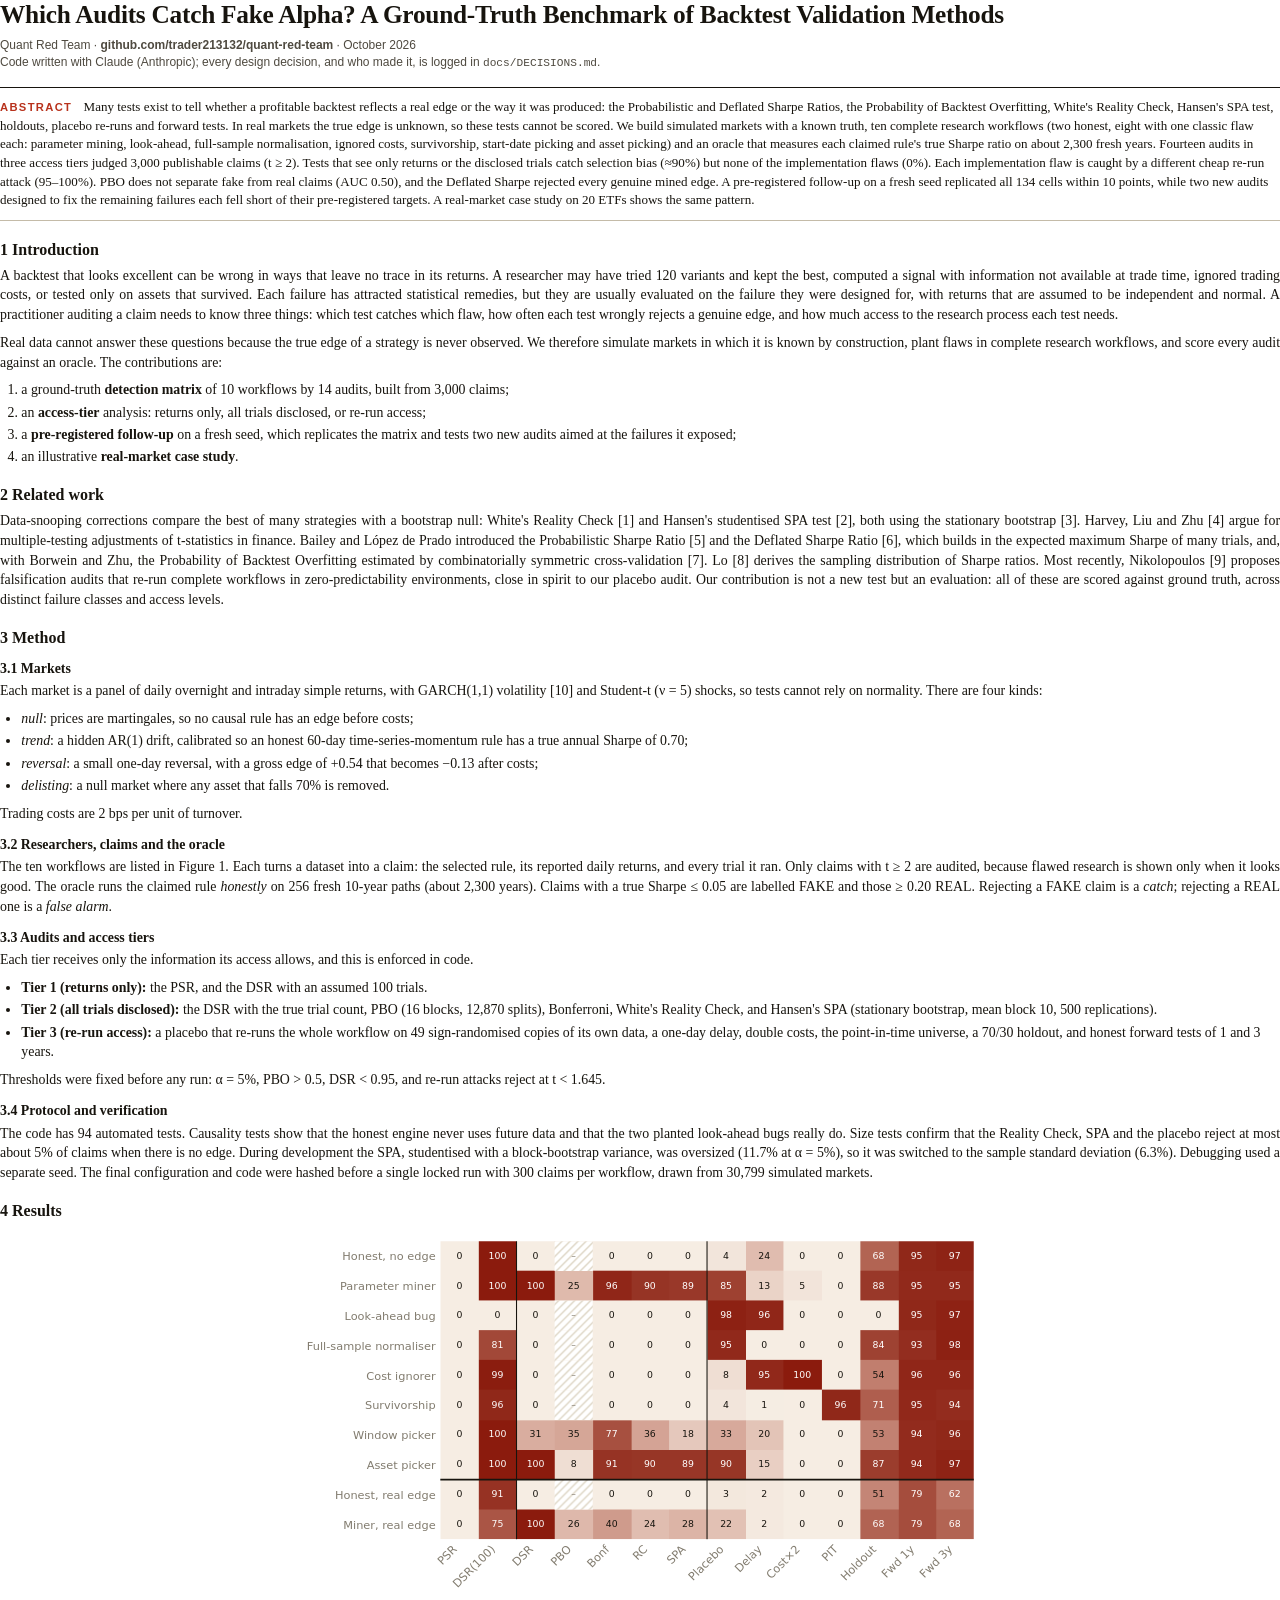
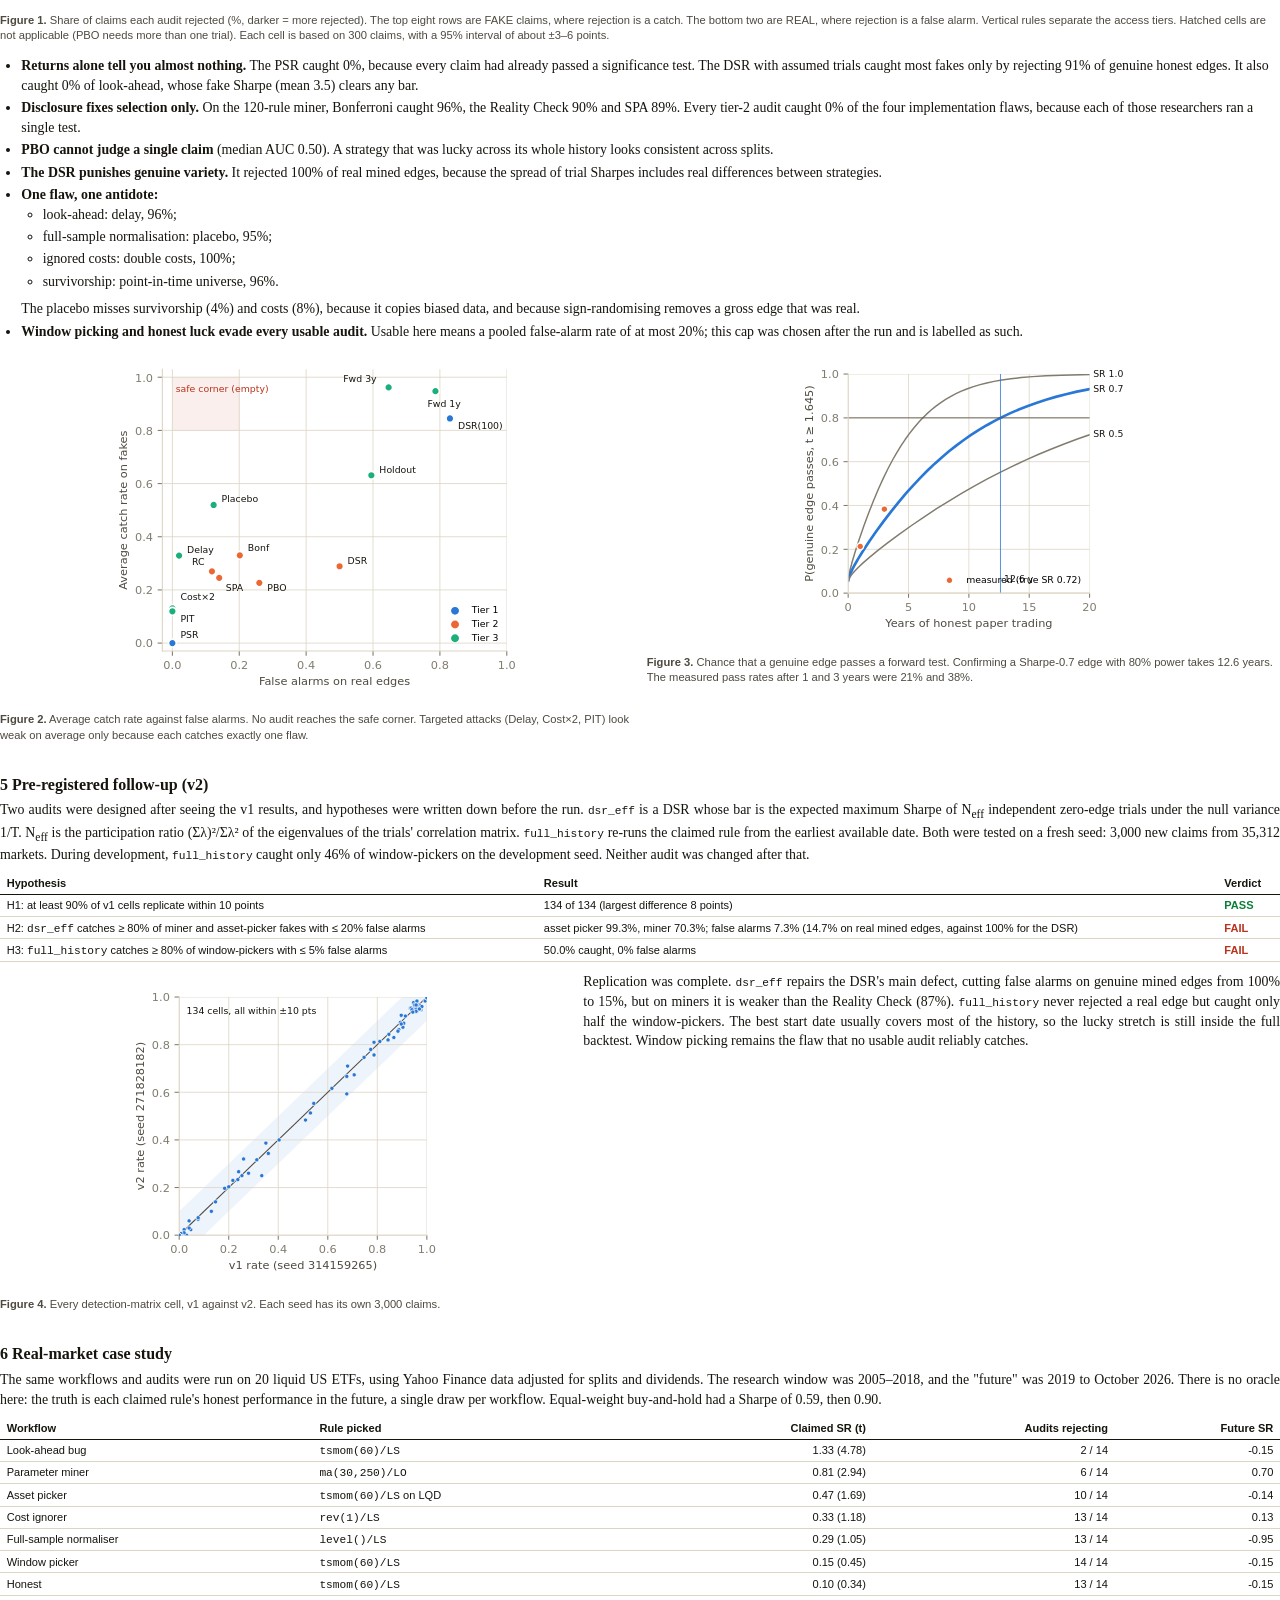
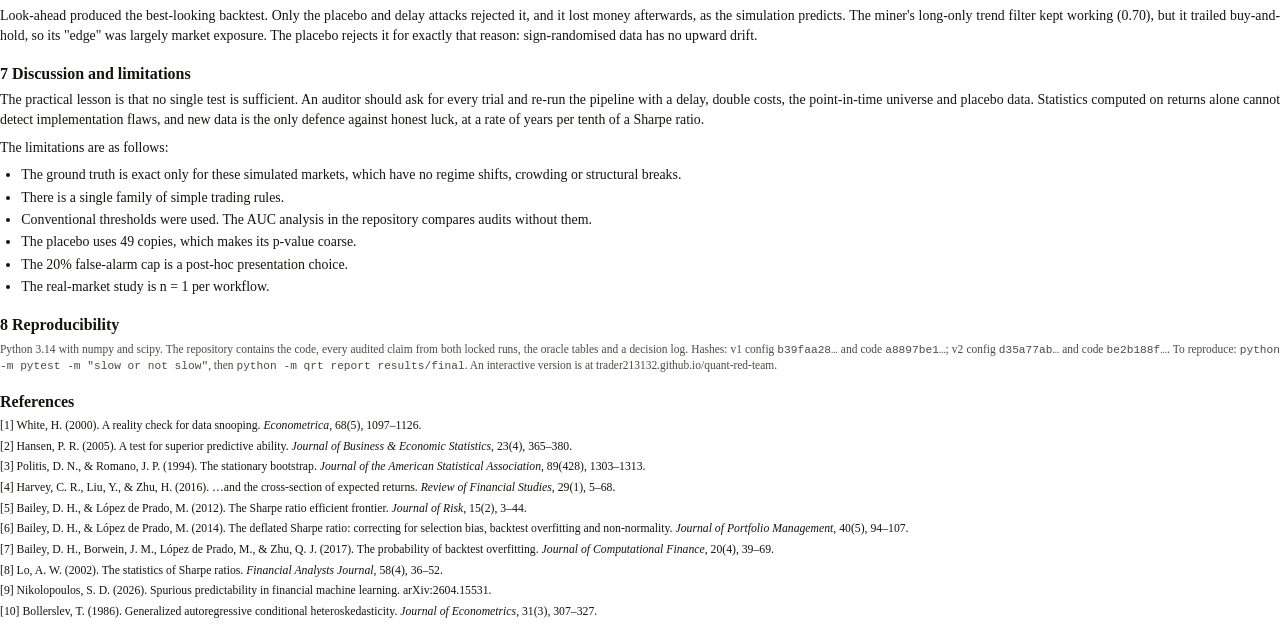
<file: docs/paper/paper.html>
<!doctype html>
<html lang="en">
<head>
<meta charset="utf-8">
<title>Which Audits Catch Fake Alpha? A Ground-Truth Benchmark of Backtest Validation Methods</title>
<style>
  @page { size: A4; margin: 17mm 17mm 18mm; }
  * { box-sizing: border-box; }
  body { font: 10.4pt/1.42 Georgia, "Times New Roman", serif; color: #17140e; margin: 0; }
  h1 { font: 700 19pt/1.15 Georgia, serif; margin: 0 0 6pt; letter-spacing: -.01em; }
  .meta { font: 9pt/1.4 "Segoe UI", Arial, sans-serif; color: #4f4a40; margin-bottom: 12pt; }
  .abstract { border-top: 1.2pt solid #17140e; border-bottom: .6pt solid #c4bba8; padding: 8pt 0; margin: 0 0 12pt; font-size: 9.8pt; }
  .abstract b { font-family: "Segoe UI", Arial, sans-serif; font-size: 8.4pt; letter-spacing: .12em; text-transform: uppercase; color: #b8321c; margin-right: 6pt; }
  h2 { font: 700 12pt/1.2 Georgia, serif; margin: 14pt 0 5pt; break-after: avoid; }
  h3 { font: 700 10.4pt/1.2 Georgia, serif; margin: 10pt 0 3pt; break-after: avoid; }
  p { margin: 0 0 6pt; text-align: justify; hyphens: auto; }
  ul, ol { margin: 0 0 6pt 16pt; padding: 0; } li { margin-bottom: 2pt; }
  table { border-collapse: collapse; width: 100%; font: 8.3pt/1.3 "Segoe UI", Arial, sans-serif; margin: 4pt 0 8pt; break-inside: avoid; }
  th, td { padding: 2.6pt 5pt; border-bottom: .5pt solid #ddd5c4; text-align: left; vertical-align: top; }
  thead th { border-bottom: 1pt solid #17140e; font-weight: 600; }
  td.r, th.r { text-align: right; font-variant-numeric: tabular-nums; }
  figure { margin: 6pt 0 10pt; break-inside: avoid; text-align: center; }
  figure img { max-width: 100%; }
  figcaption { font: 8.4pt/1.35 "Segoe UI", Arial, sans-serif; color: #4f4a40; text-align: left; margin-top: 3pt; }
  .row { display: flex; gap: 10pt; align-items: flex-start; } .row figure { flex: 1; }
  code { font: 8.4pt Consolas, monospace; }
  .pass { color: #0a7d36; font-weight: 700; } .fail { color: #b8321c; font-weight: 700; }
  .refs p { text-align: left; font-size: 8.8pt; margin-bottom: 3pt; padding-left: 14pt; text-indent: -14pt; }
  .small { font-size: 8.6pt; color: #4f4a40; }
</style>
</head>
<body>

<h1>Which Audits Catch Fake Alpha? A Ground-Truth Benchmark of Backtest Validation Methods</h1>
<div class="meta">Quant Red Team · <b>github.com/trader213132/quant-red-team</b> · October 2026<br>
Code written with Claude (Anthropic); every design decision, and who made it, is logged in <code>docs/DECISIONS.md</code>.</div>

<div class="abstract"><b>Abstract</b>
Many tests exist to tell whether a profitable backtest reflects a real edge or the way it was produced: the Probabilistic and Deflated Sharpe Ratios, the Probability of Backtest Overfitting, White's Reality Check, Hansen's SPA test, holdouts, placebo re-runs and forward tests. In real markets the true edge is unknown, so these tests cannot be scored. We build simulated markets with a known truth, ten complete research workflows (two honest, eight with one classic flaw each: parameter mining, look-ahead, full-sample normalisation, ignored costs, survivorship, start-date picking and asset picking) and an oracle that measures each claimed rule's true Sharpe ratio on about 2,300 fresh years. Fourteen audits in three access tiers judged 3,000 publishable claims (t ≥ 2). Tests that see only returns or the disclosed trials catch selection bias (≈90%) but none of the implementation flaws (0%). Each implementation flaw is caught by a different cheap re-run attack (95–100%). PBO does not separate fake from real claims (AUC 0.50), and the Deflated Sharpe rejected every genuine mined edge. A pre-registered follow-up on a fresh seed replicated all 134 cells within 10 points, while two new audits designed to fix the remaining failures each fell short of their pre-registered targets. A real-market case study on 20 ETFs shows the same pattern.</div>

<h2>1 Introduction</h2>
<p>A backtest that looks excellent can be wrong in ways that leave no trace in its returns. A researcher may have tried 120 variants and kept the best, computed a signal with information not available at trade time, ignored trading costs, or tested only on assets that survived. Each failure has attracted statistical remedies, but they are usually evaluated on the failure they were designed for, with returns that are assumed to be independent and normal. A practitioner auditing a claim needs to know three things: which test catches which flaw, how often each test wrongly rejects a genuine edge, and how much access to the research process each test needs.</p>
<p>Real data cannot answer these questions because the true edge of a strategy is never observed. We therefore simulate markets in which it is known by construction, plant flaws in complete research workflows, and score every audit against an oracle. The contributions are:</p>
<ol>
<li>a ground-truth <b>detection matrix</b> of 10 workflows by 14 audits, built from 3,000 claims;</li>
<li>an <b>access-tier</b> analysis: returns only, all trials disclosed, or re-run access;</li>
<li>a <b>pre-registered follow-up</b> on a fresh seed, which replicates the matrix and tests two new audits aimed at the failures it exposed;</li>
<li>an illustrative <b>real-market case study</b>.</li>
</ol>

<h2>2 Related work</h2>
<p>Data-snooping corrections compare the best of many strategies with a bootstrap null: White's Reality Check [1] and Hansen's studentised SPA test [2], both using the stationary bootstrap [3]. Harvey, Liu and Zhu [4] argue for multiple-testing adjustments of t-statistics in finance. Bailey and López de Prado introduced the Probabilistic Sharpe Ratio [5] and the Deflated Sharpe Ratio [6], which builds in the expected maximum Sharpe of many trials, and, with Borwein and Zhu, the Probability of Backtest Overfitting estimated by combinatorially symmetric cross-validation [7]. Lo [8] derives the sampling distribution of Sharpe ratios. Most recently, Nikolopoulos [9] proposes falsification audits that re-run complete workflows in zero-predictability environments, close in spirit to our placebo audit. Our contribution is not a new test but an evaluation: all of these are scored against ground truth, across distinct failure classes and access levels.</p>

<h2>3 Method</h2>
<h3>3.1 Markets</h3>
<p>Each market is a panel of daily overnight and intraday simple returns, with GARCH(1,1) volatility [10] and Student-t (ν = 5) shocks, so tests cannot rely on normality. There are four kinds:</p>
<ul>
<li><i>null</i>: prices are martingales, so no causal rule has an edge before costs;</li>
<li><i>trend</i>: a hidden AR(1) drift, calibrated so an honest 60-day time-series-momentum rule has a true annual Sharpe of 0.70;</li>
<li><i>reversal</i>: a small one-day reversal, with a gross edge of +0.54 that becomes −0.13 after costs;</li>
<li><i>delisting</i>: a null market where any asset that falls 70% is removed.</li>
</ul>
<p>Trading costs are 2 bps per unit of turnover.</p>
<h3>3.2 Researchers, claims and the oracle</h3>
<p>The ten workflows are listed in Figure 1. Each turns a dataset into a claim: the selected rule, its reported daily returns, and every trial it ran. Only claims with t ≥ 2 are audited, because flawed research is shown only when it looks good. The oracle runs the claimed rule <i>honestly</i> on 256 fresh 10-year paths (about 2,300 years). Claims with a true Sharpe ≤ 0.05 are labelled FAKE and those ≥ 0.20 REAL. Rejecting a FAKE claim is a <i>catch</i>; rejecting a REAL one is a <i>false alarm</i>.</p>
<h3>3.3 Audits and access tiers</h3>
<p>Each tier receives only the information its access allows, and this is enforced in code.</p>
<ul>
<li><b>Tier 1 (returns only):</b> the PSR, and the DSR with an assumed 100 trials.</li>
<li><b>Tier 2 (all trials disclosed):</b> the DSR with the true trial count, PBO (16 blocks, 12,870 splits), Bonferroni, White's Reality Check, and Hansen's SPA (stationary bootstrap, mean block 10, 500 replications).</li>
<li><b>Tier 3 (re-run access):</b> a placebo that re-runs the whole workflow on 49 sign-randomised copies of its own data, a one-day delay, double costs, the point-in-time universe, a 70/30 holdout, and honest forward tests of 1 and 3 years.</li>
</ul>
<p>Thresholds were fixed before any run: α = 5%, PBO &gt; 0.5, DSR &lt; 0.95, and re-run attacks reject at t &lt; 1.645.</p>
<h3>3.4 Protocol and verification</h3>
<p>The code has 94 automated tests. Causality tests show that the honest engine never uses future data and that the two planted look-ahead bugs really do. Size tests confirm that the Reality Check, SPA and the placebo reject at most about 5% of claims when there is no edge. During development the SPA, studentised with a block-bootstrap variance, was oversized (11.7% at α = 5%), so it was switched to the sample standard deviation (6.3%). Debugging used a separate seed. The final configuration and code were hashed before a single locked run with 300 claims per workflow, drawn from 30,799 simulated markets.</p>

<h2>4 Results</h2>
<figure><img src="figures/matrix-v1.svg" alt="Detection matrix">
<figcaption><b>Figure 1.</b> Share of claims each audit rejected (%, darker = more rejected). The top eight rows are FAKE claims, where rejection is a catch. The bottom two are REAL, where rejection is a false alarm. Vertical rules separate the access tiers. Hatched cells are not applicable (PBO needs more than one trial). Each cell is based on 300 claims, with a 95% interval of about ±3–6 points.</figcaption></figure>
<ul>
<li><b>Returns alone tell you almost nothing.</b> The PSR caught 0%, because every claim had already passed a significance test. The DSR with assumed trials caught most fakes only by rejecting 91% of genuine honest edges. It also caught 0% of look-ahead, whose fake Sharpe (mean 3.5) clears any bar.</li>
<li><b>Disclosure fixes selection only.</b> On the 120-rule miner, Bonferroni caught 96%, the Reality Check 90% and SPA 89%. Every tier-2 audit caught 0% of the four implementation flaws, because each of those researchers ran a single test.</li>
<li><b>PBO cannot judge a single claim</b> (median AUC 0.50). A strategy that was lucky across its whole history looks consistent across splits.</li>
<li><b>The DSR punishes genuine variety.</b> It rejected 100% of real mined edges, because the spread of trial Sharpes includes real differences between strategies.</li>
<li><b>One flaw, one antidote:</b>
  <ul>
    <li>look-ahead: delay, 96%;</li>
    <li>full-sample normalisation: placebo, 95%;</li>
    <li>ignored costs: double costs, 100%;</li>
    <li>survivorship: point-in-time universe, 96%.</li>
  </ul>
  The placebo misses survivorship (4%) and costs (8%), because it copies biased data, and because sign-randomising removes a gross edge that was real.</li>
<li><b>Window picking and honest luck evade every usable audit.</b> Usable here means a pooled false-alarm rate of at most 20%; this cap was chosen after the run and is labelled as such.</li>
</ul>
<div class="row">
<figure><img src="figures/tradeoff-v1.svg" alt="Trade-off"><figcaption><b>Figure 2.</b> Average catch rate against false alarms. No audit reaches the safe corner. Targeted attacks (Delay, Cost×2, PIT) look weak on average only because each catches exactly one flaw.</figcaption></figure>
<figure><img src="figures/power.svg" alt="Forward-test power"><figcaption><b>Figure 3.</b> Chance that a genuine edge passes a forward test. Confirming a Sharpe-0.7 edge with 80% power takes 12.6 years. The measured pass rates after 1 and 3 years were 21% and 38%.</figcaption></figure>
</div>

<h2>5 Pre-registered follow-up (v2)</h2>
<p>Two audits were designed after seeing the v1 results, and hypotheses were written down before the run. <code>dsr_eff</code> is a DSR whose bar is the expected maximum Sharpe of N<sub>eff</sub> independent zero-edge trials under the null variance 1/T. N<sub>eff</sub> is the participation ratio (Σλ)²/Σλ² of the eigenvalues of the trials' correlation matrix. <code>full_history</code> re-runs the claimed rule from the earliest available date. Both were tested on a fresh seed: 3,000 new claims from 35,312 markets. During development, <code>full_history</code> caught only 46% of window-pickers on the development seed. Neither audit was changed after that.</p>
<table><thead><tr><th>Hypothesis</th><th>Result</th><th>Verdict</th></tr></thead><tbody>
<tr><td>H1: at least 90% of v1 cells replicate within 10 points</td><td>134 of 134 (largest difference 8 points)</td><td class="pass">PASS</td></tr>
<tr><td>H2: <code>dsr_eff</code> catches ≥ 80% of miner and asset-picker fakes with ≤ 20% false alarms</td><td>asset picker 99.3%, miner 70.3%; false alarms 7.3% (14.7% on real mined edges, against 100% for the DSR)</td><td class="fail">FAIL</td></tr>
<tr><td>H3: <code>full_history</code> catches ≥ 80% of window-pickers with ≤ 5% false alarms</td><td>50.0% caught, 0% false alarms</td><td class="fail">FAIL</td></tr>
</tbody></table>
<div class="row">
<figure style="flex:.9"><img src="figures/replication.svg" alt="Replication"><figcaption><b>Figure 4.</b> Every detection-matrix cell, v1 against v2. Each seed has its own 3,000 claims.</figcaption></figure>
<div style="flex:1.1"><p>Replication was complete. <code>dsr_eff</code> repairs the DSR's main defect, cutting false alarms on genuine mined edges from 100% to 15%, but on miners it is weaker than the Reality Check (87%). <code>full_history</code> never rejected a real edge but caught only half the window-pickers. The best start date usually covers most of the history, so the lucky stretch is still inside the full backtest. Window picking remains the flaw that no usable audit reliably catches.</p></div>
</div>

<h2>6 Real-market case study</h2>
<p>The same workflows and audits were run on 20 liquid US ETFs, using Yahoo Finance data adjusted for splits and dividends. The research window was 2005–2018, and the "future" was 2019 to October 2026. There is no oracle here: the truth is each claimed rule's honest performance in the future, a single draw per workflow. Equal-weight buy-and-hold had a Sharpe of 0.59, then 0.90.</p>
<table><thead><tr><th>Workflow</th><th>Rule picked</th><th class="r">Claimed SR (t)</th><th class="r">Audits rejecting</th><th class="r">Future SR</th></tr></thead><tbody>
<tr><td>Look-ahead bug</td><td><code>tsmom(60)/LS</code></td><td class='r'>1.33 (4.78)</td><td class='r'>2 / 14</td><td class='r'>-0.15</td></tr><tr><td>Parameter miner</td><td><code>ma(30,250)/LO</code></td><td class='r'>0.81 (2.94)</td><td class='r'>6 / 14</td><td class='r'>0.70</td></tr><tr><td>Asset picker</td><td><code>tsmom(60)/LS</code> on LQD</td><td class='r'>0.47 (1.69)</td><td class='r'>10 / 14</td><td class='r'>-0.14</td></tr><tr><td>Cost ignorer</td><td><code>rev(1)/LS</code></td><td class='r'>0.33 (1.18)</td><td class='r'>13 / 14</td><td class='r'>0.13</td></tr><tr><td>Full-sample normaliser</td><td><code>level()/LS</code></td><td class='r'>0.29 (1.05)</td><td class='r'>13 / 14</td><td class='r'>-0.95</td></tr><tr><td>Window picker</td><td><code>tsmom(60)/LS</code></td><td class='r'>0.15 (0.45)</td><td class='r'>14 / 14</td><td class='r'>-0.15</td></tr><tr><td>Honest</td><td><code>tsmom(60)/LS</code></td><td class='r'>0.10 (0.34)</td><td class='r'>13 / 14</td><td class='r'>-0.15</td></tr>
</tbody></table>
<p>Look-ahead produced the best-looking backtest. Only the placebo and delay attacks rejected it, and it lost money afterwards, as the simulation predicts. The miner's long-only trend filter kept working (0.70), but it trailed buy-and-hold, so its "edge" was largely market exposure. The placebo rejects it for exactly that reason: sign-randomised data has no upward drift.</p>

<h2>7 Discussion and limitations</h2>
<p>The practical lesson is that no single test is sufficient. An auditor should ask for every trial and re-run the pipeline with a delay, double costs, the point-in-time universe and placebo data. Statistics computed on returns alone cannot detect implementation flaws, and new data is the only defence against honest luck, at a rate of years per tenth of a Sharpe ratio.</p>
<p>The limitations are as follows:</p>
<ul>
<li>The ground truth is exact only for these simulated markets, which have no regime shifts, crowding or structural breaks.</li>
<li>There is a single family of simple trading rules.</li>
<li>Conventional thresholds were used. The AUC analysis in the repository compares audits without them.</li>
<li>The placebo uses 49 copies, which makes its p-value coarse.</li>
<li>The 20% false-alarm cap is a post-hoc presentation choice.</li>
<li>The real-market study is n = 1 per workflow.</li>
</ul>

<h2>8 Reproducibility</h2>
<p class="small">Python 3.14 with numpy and scipy. The repository contains the code, every audited claim from both locked runs, the oracle tables and a decision log. Hashes: v1 config <code>b39faa28…</code> and code <code>a8897be1…</code>; v2 config <code>d35a77ab…</code> and code <code>be2b188f…</code>. To reproduce: <code>python -m pytest -m "slow or not slow"</code>, then <code>python -m qrt report results/final</code>. An interactive version is at trader213132.github.io/quant-red-team.</p>

<h2>References</h2>
<div class="refs">
<p>[1] White, H. (2000). A reality check for data snooping. <i>Econometrica</i>, 68(5), 1097–1126.</p>
<p>[2] Hansen, P. R. (2005). A test for superior predictive ability. <i>Journal of Business &amp; Economic Statistics</i>, 23(4), 365–380.</p>
<p>[3] Politis, D. N., &amp; Romano, J. P. (1994). The stationary bootstrap. <i>Journal of the American Statistical Association</i>, 89(428), 1303–1313.</p>
<p>[4] Harvey, C. R., Liu, Y., &amp; Zhu, H. (2016). …and the cross-section of expected returns. <i>Review of Financial Studies</i>, 29(1), 5–68.</p>
<p>[5] Bailey, D. H., &amp; López de Prado, M. (2012). The Sharpe ratio efficient frontier. <i>Journal of Risk</i>, 15(2), 3–44.</p>
<p>[6] Bailey, D. H., &amp; López de Prado, M. (2014). The deflated Sharpe ratio: correcting for selection bias, backtest overfitting and non-normality. <i>Journal of Portfolio Management</i>, 40(5), 94–107.</p>
<p>[7] Bailey, D. H., Borwein, J. M., López de Prado, M., &amp; Zhu, Q. J. (2017). The probability of backtest overfitting. <i>Journal of Computational Finance</i>, 20(4), 39–69.</p>
<p>[8] Lo, A. W. (2002). The statistics of Sharpe ratios. <i>Financial Analysts Journal</i>, 58(4), 36–52.</p>
<p>[9] Nikolopoulos, S. D. (2026). Spurious predictability in financial machine learning. arXiv:2604.15531.</p>
<p>[10] Bollerslev, T. (1986). Generalized autoregressive conditional heteroskedasticity. <i>Journal of Econometrics</i>, 31(3), 307–327.</p>
</div>
</body>
</html>
</file>
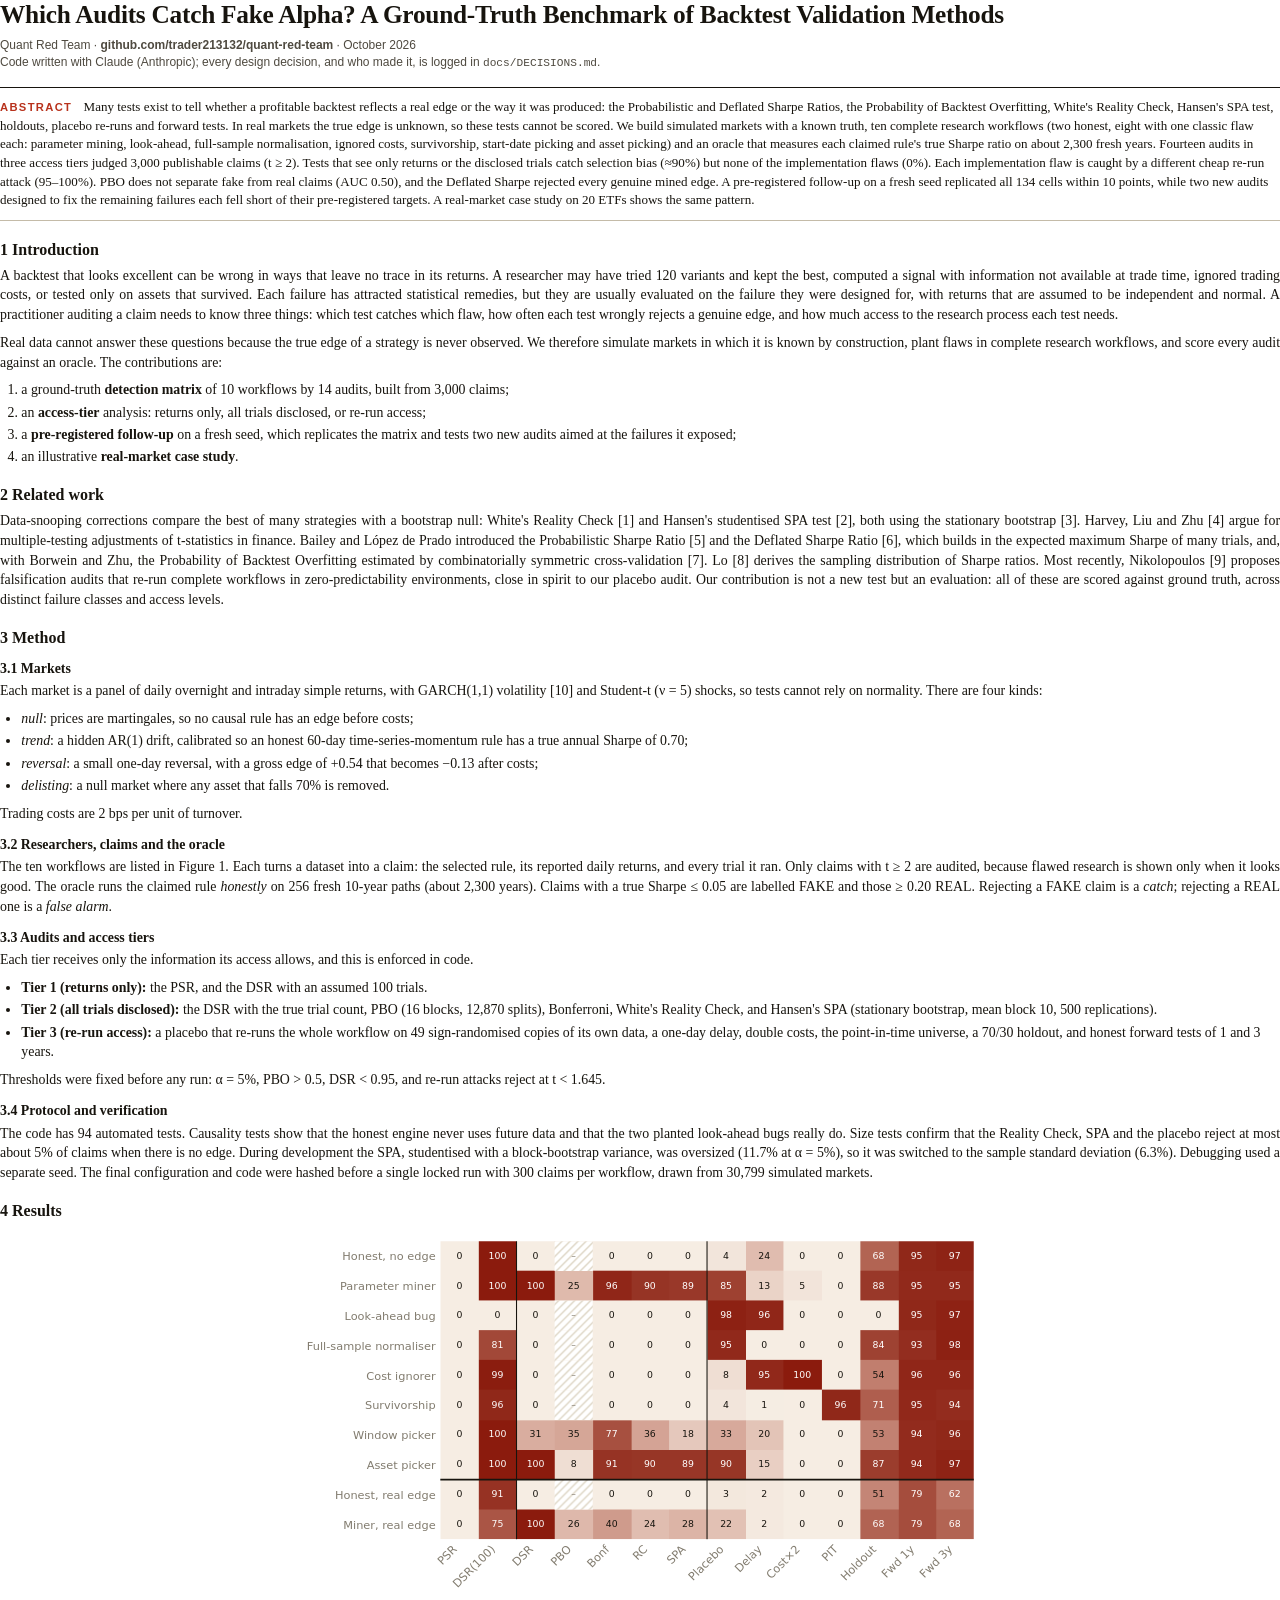
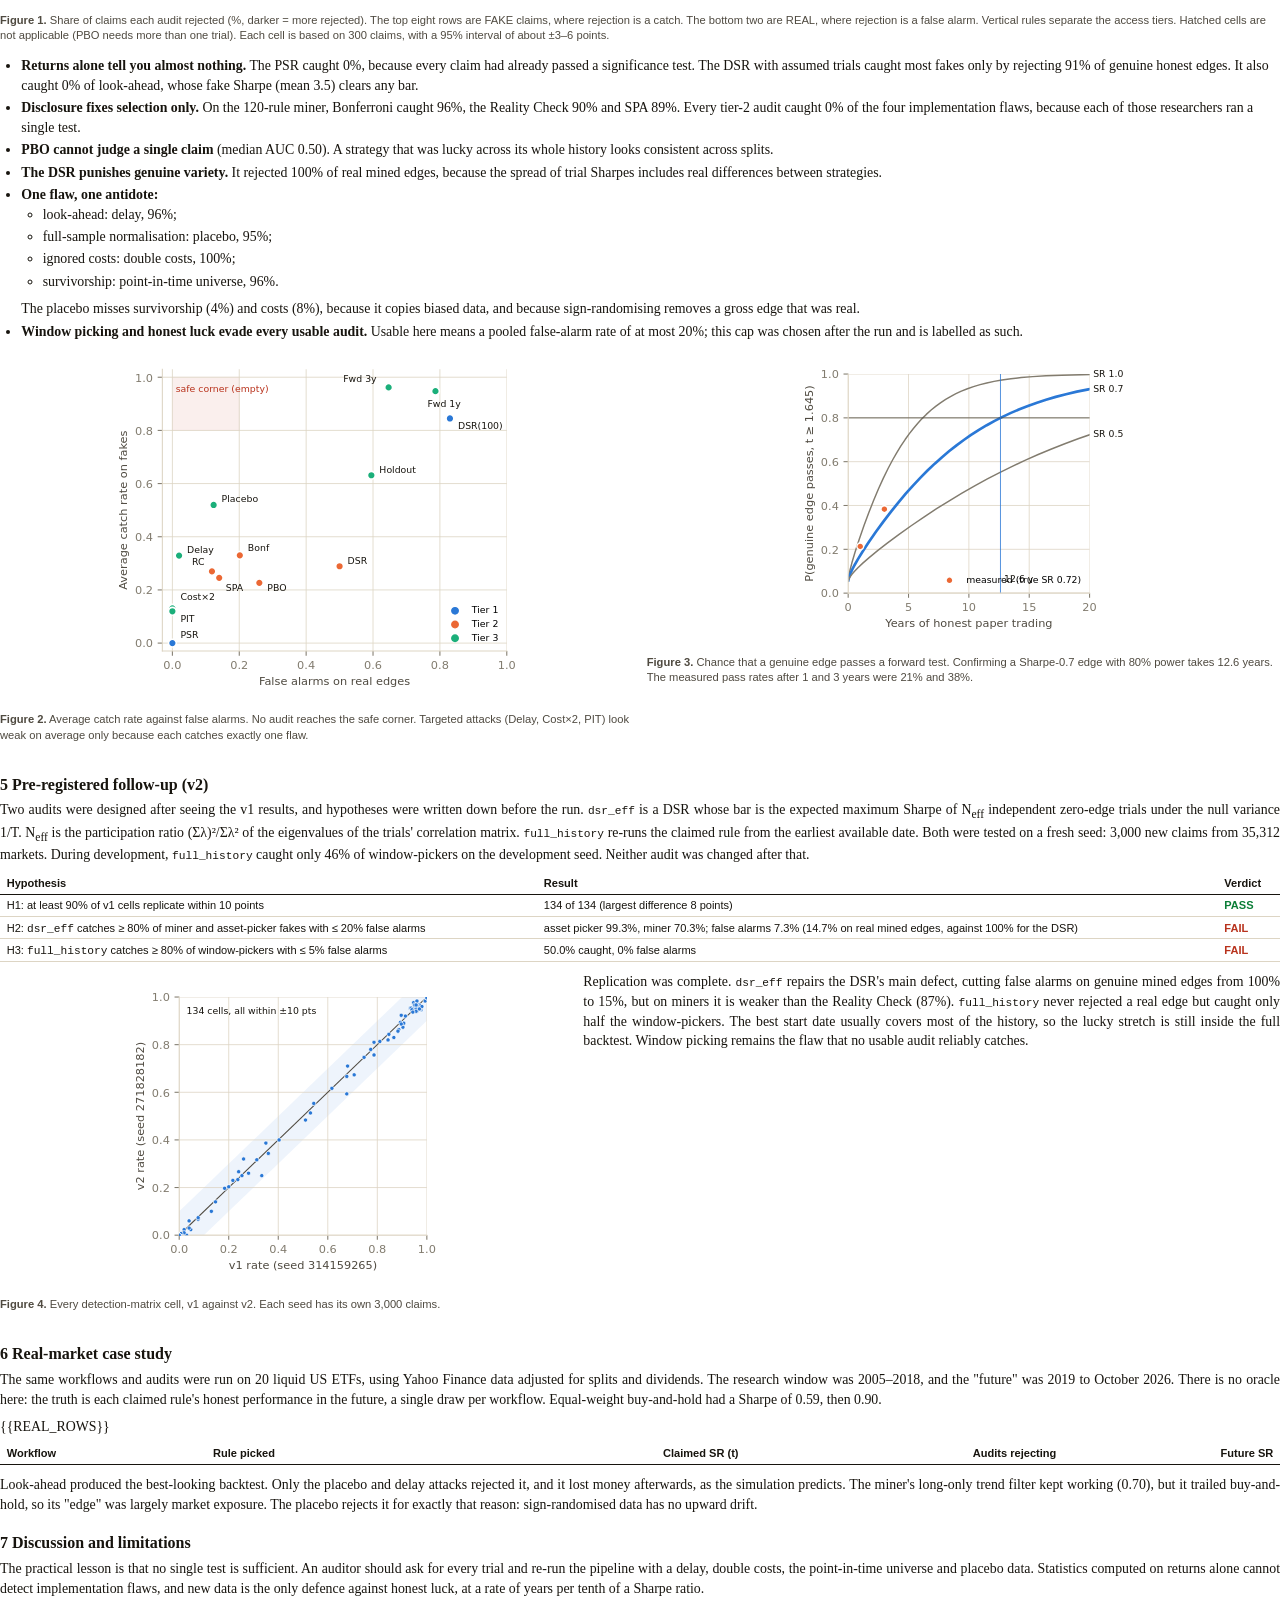
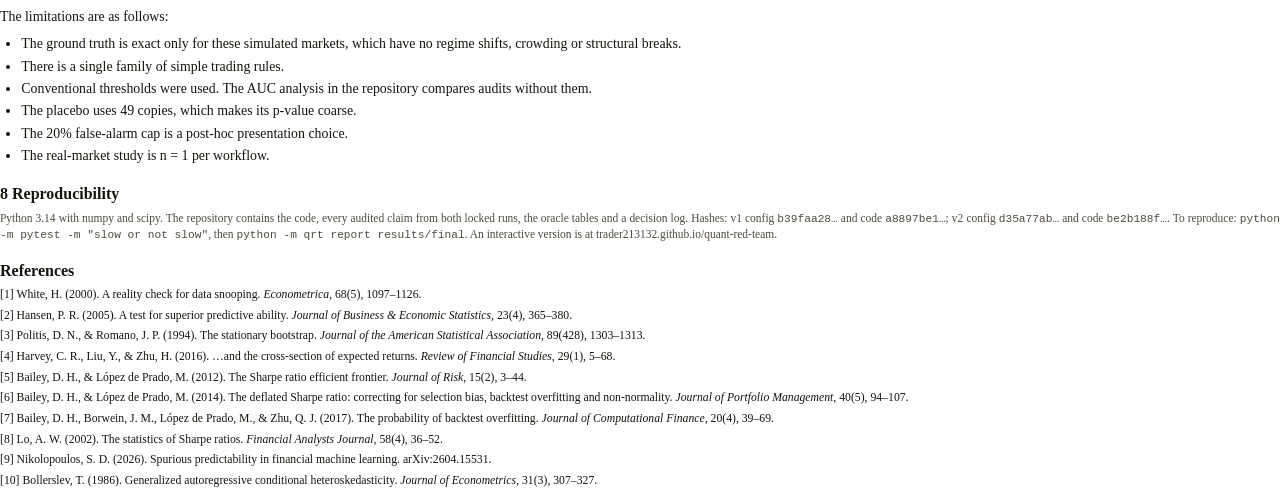
<file: docs/paper/paper.template.html>
<!doctype html>
<html lang="en">
<head>
<meta charset="utf-8">
<title>Which Audits Catch Fake Alpha? A Ground-Truth Benchmark of Backtest Validation Methods</title>
<style>
  @page { size: A4; margin: 17mm 17mm 18mm; }
  * { box-sizing: border-box; }
  body { font: 10.4pt/1.42 Georgia, "Times New Roman", serif; color: #17140e; margin: 0; }
  h1 { font: 700 19pt/1.15 Georgia, serif; margin: 0 0 6pt; letter-spacing: -.01em; }
  .meta { font: 9pt/1.4 "Segoe UI", Arial, sans-serif; color: #4f4a40; margin-bottom: 12pt; }
  .abstract { border-top: 1.2pt solid #17140e; border-bottom: .6pt solid #c4bba8; padding: 8pt 0; margin: 0 0 12pt; font-size: 9.8pt; }
  .abstract b { font-family: "Segoe UI", Arial, sans-serif; font-size: 8.4pt; letter-spacing: .12em; text-transform: uppercase; color: #b8321c; margin-right: 6pt; }
  h2 { font: 700 12pt/1.2 Georgia, serif; margin: 14pt 0 5pt; break-after: avoid; }
  h3 { font: 700 10.4pt/1.2 Georgia, serif; margin: 10pt 0 3pt; break-after: avoid; }
  p { margin: 0 0 6pt; text-align: justify; hyphens: auto; }
  ul, ol { margin: 0 0 6pt 16pt; padding: 0; } li { margin-bottom: 2pt; }
  table { border-collapse: collapse; width: 100%; font: 8.3pt/1.3 "Segoe UI", Arial, sans-serif; margin: 4pt 0 8pt; break-inside: avoid; }
  th, td { padding: 2.6pt 5pt; border-bottom: .5pt solid #ddd5c4; text-align: left; vertical-align: top; }
  thead th { border-bottom: 1pt solid #17140e; font-weight: 600; }
  td.r, th.r { text-align: right; font-variant-numeric: tabular-nums; }
  figure { margin: 6pt 0 10pt; break-inside: avoid; text-align: center; }
  figure img { max-width: 100%; }
  figcaption { font: 8.4pt/1.35 "Segoe UI", Arial, sans-serif; color: #4f4a40; text-align: left; margin-top: 3pt; }
  .row { display: flex; gap: 10pt; align-items: flex-start; } .row figure { flex: 1; }
  code { font: 8.4pt Consolas, monospace; }
  .pass { color: #0a7d36; font-weight: 700; } .fail { color: #b8321c; font-weight: 700; }
  .refs p { text-align: left; font-size: 8.8pt; margin-bottom: 3pt; padding-left: 14pt; text-indent: -14pt; }
  .small { font-size: 8.6pt; color: #4f4a40; }
</style>
</head>
<body>

<h1>Which Audits Catch Fake Alpha? A Ground-Truth Benchmark of Backtest Validation Methods</h1>
<div class="meta">Quant Red Team · <b>github.com/trader213132/quant-red-team</b> · October 2026<br>
Code written with Claude (Anthropic); every design decision, and who made it, is logged in <code>docs/DECISIONS.md</code>.</div>

<div class="abstract"><b>Abstract</b>
Many tests exist to tell whether a profitable backtest reflects a real edge or the way it was produced: the Probabilistic and Deflated Sharpe Ratios, the Probability of Backtest Overfitting, White's Reality Check, Hansen's SPA test, holdouts, placebo re-runs and forward tests. In real markets the true edge is unknown, so these tests cannot be scored. We build simulated markets with a known truth, ten complete research workflows (two honest, eight with one classic flaw each: parameter mining, look-ahead, full-sample normalisation, ignored costs, survivorship, start-date picking and asset picking) and an oracle that measures each claimed rule's true Sharpe ratio on about 2,300 fresh years. Fourteen audits in three access tiers judged 3,000 publishable claims (t ≥ 2). Tests that see only returns or the disclosed trials catch selection bias (≈90%) but none of the implementation flaws (0%). Each implementation flaw is caught by a different cheap re-run attack (95–100%). PBO does not separate fake from real claims (AUC 0.50), and the Deflated Sharpe rejected every genuine mined edge. A pre-registered follow-up on a fresh seed replicated all 134 cells within 10 points, while two new audits designed to fix the remaining failures each fell short of their pre-registered targets. A real-market case study on 20 ETFs shows the same pattern.</div>

<h2>1 Introduction</h2>
<p>A backtest that looks excellent can be wrong in ways that leave no trace in its returns. A researcher may have tried 120 variants and kept the best, computed a signal with information not available at trade time, ignored trading costs, or tested only on assets that survived. Each failure has attracted statistical remedies, but they are usually evaluated on the failure they were designed for, with returns that are assumed to be independent and normal. A practitioner auditing a claim needs to know three things: which test catches which flaw, how often each test wrongly rejects a genuine edge, and how much access to the research process each test needs.</p>
<p>Real data cannot answer these questions because the true edge of a strategy is never observed. We therefore simulate markets in which it is known by construction, plant flaws in complete research workflows, and score every audit against an oracle. The contributions are:</p>
<ol>
<li>a ground-truth <b>detection matrix</b> of 10 workflows by 14 audits, built from 3,000 claims;</li>
<li>an <b>access-tier</b> analysis: returns only, all trials disclosed, or re-run access;</li>
<li>a <b>pre-registered follow-up</b> on a fresh seed, which replicates the matrix and tests two new audits aimed at the failures it exposed;</li>
<li>an illustrative <b>real-market case study</b>.</li>
</ol>

<h2>2 Related work</h2>
<p>Data-snooping corrections compare the best of many strategies with a bootstrap null: White's Reality Check [1] and Hansen's studentised SPA test [2], both using the stationary bootstrap [3]. Harvey, Liu and Zhu [4] argue for multiple-testing adjustments of t-statistics in finance. Bailey and López de Prado introduced the Probabilistic Sharpe Ratio [5] and the Deflated Sharpe Ratio [6], which builds in the expected maximum Sharpe of many trials, and, with Borwein and Zhu, the Probability of Backtest Overfitting estimated by combinatorially symmetric cross-validation [7]. Lo [8] derives the sampling distribution of Sharpe ratios. Most recently, Nikolopoulos [9] proposes falsification audits that re-run complete workflows in zero-predictability environments, close in spirit to our placebo audit. Our contribution is not a new test but an evaluation: all of these are scored against ground truth, across distinct failure classes and access levels.</p>

<h2>3 Method</h2>
<h3>3.1 Markets</h3>
<p>Each market is a panel of daily overnight and intraday simple returns, with GARCH(1,1) volatility [10] and Student-t (ν = 5) shocks, so tests cannot rely on normality. There are four kinds:</p>
<ul>
<li><i>null</i>: prices are martingales, so no causal rule has an edge before costs;</li>
<li><i>trend</i>: a hidden AR(1) drift, calibrated so an honest 60-day time-series-momentum rule has a true annual Sharpe of 0.70;</li>
<li><i>reversal</i>: a small one-day reversal, with a gross edge of +0.54 that becomes −0.13 after costs;</li>
<li><i>delisting</i>: a null market where any asset that falls 70% is removed.</li>
</ul>
<p>Trading costs are 2 bps per unit of turnover.</p>
<h3>3.2 Researchers, claims and the oracle</h3>
<p>The ten workflows are listed in Figure 1. Each turns a dataset into a claim: the selected rule, its reported daily returns, and every trial it ran. Only claims with t ≥ 2 are audited, because flawed research is shown only when it looks good. The oracle runs the claimed rule <i>honestly</i> on 256 fresh 10-year paths (about 2,300 years). Claims with a true Sharpe ≤ 0.05 are labelled FAKE and those ≥ 0.20 REAL. Rejecting a FAKE claim is a <i>catch</i>; rejecting a REAL one is a <i>false alarm</i>.</p>
<h3>3.3 Audits and access tiers</h3>
<p>Each tier receives only the information its access allows, and this is enforced in code.</p>
<ul>
<li><b>Tier 1 (returns only):</b> the PSR, and the DSR with an assumed 100 trials.</li>
<li><b>Tier 2 (all trials disclosed):</b> the DSR with the true trial count, PBO (16 blocks, 12,870 splits), Bonferroni, White's Reality Check, and Hansen's SPA (stationary bootstrap, mean block 10, 500 replications).</li>
<li><b>Tier 3 (re-run access):</b> a placebo that re-runs the whole workflow on 49 sign-randomised copies of its own data, a one-day delay, double costs, the point-in-time universe, a 70/30 holdout, and honest forward tests of 1 and 3 years.</li>
</ul>
<p>Thresholds were fixed before any run: α = 5%, PBO &gt; 0.5, DSR &lt; 0.95, and re-run attacks reject at t &lt; 1.645.</p>
<h3>3.4 Protocol and verification</h3>
<p>The code has 94 automated tests. Causality tests show that the honest engine never uses future data and that the two planted look-ahead bugs really do. Size tests confirm that the Reality Check, SPA and the placebo reject at most about 5% of claims when there is no edge. During development the SPA, studentised with a block-bootstrap variance, was oversized (11.7% at α = 5%), so it was switched to the sample standard deviation (6.3%). Debugging used a separate seed. The final configuration and code were hashed before a single locked run with 300 claims per workflow, drawn from 30,799 simulated markets.</p>

<h2>4 Results</h2>
<figure><img src="figures/matrix-v1.svg" alt="Detection matrix">
<figcaption><b>Figure 1.</b> Share of claims each audit rejected (%, darker = more rejected). The top eight rows are FAKE claims, where rejection is a catch. The bottom two are REAL, where rejection is a false alarm. Vertical rules separate the access tiers. Hatched cells are not applicable (PBO needs more than one trial). Each cell is based on 300 claims, with a 95% interval of about ±3–6 points.</figcaption></figure>
<ul>
<li><b>Returns alone tell you almost nothing.</b> The PSR caught 0%, because every claim had already passed a significance test. The DSR with assumed trials caught most fakes only by rejecting 91% of genuine honest edges. It also caught 0% of look-ahead, whose fake Sharpe (mean 3.5) clears any bar.</li>
<li><b>Disclosure fixes selection only.</b> On the 120-rule miner, Bonferroni caught 96%, the Reality Check 90% and SPA 89%. Every tier-2 audit caught 0% of the four implementation flaws, because each of those researchers ran a single test.</li>
<li><b>PBO cannot judge a single claim</b> (median AUC 0.50). A strategy that was lucky across its whole history looks consistent across splits.</li>
<li><b>The DSR punishes genuine variety.</b> It rejected 100% of real mined edges, because the spread of trial Sharpes includes real differences between strategies.</li>
<li><b>One flaw, one antidote:</b>
  <ul>
    <li>look-ahead: delay, 96%;</li>
    <li>full-sample normalisation: placebo, 95%;</li>
    <li>ignored costs: double costs, 100%;</li>
    <li>survivorship: point-in-time universe, 96%.</li>
  </ul>
  The placebo misses survivorship (4%) and costs (8%), because it copies biased data, and because sign-randomising removes a gross edge that was real.</li>
<li><b>Window picking and honest luck evade every usable audit.</b> Usable here means a pooled false-alarm rate of at most 20%; this cap was chosen after the run and is labelled as such.</li>
</ul>
<div class="row">
<figure><img src="figures/tradeoff-v1.svg" alt="Trade-off"><figcaption><b>Figure 2.</b> Average catch rate against false alarms. No audit reaches the safe corner. Targeted attacks (Delay, Cost×2, PIT) look weak on average only because each catches exactly one flaw.</figcaption></figure>
<figure><img src="figures/power.svg" alt="Forward-test power"><figcaption><b>Figure 3.</b> Chance that a genuine edge passes a forward test. Confirming a Sharpe-0.7 edge with 80% power takes 12.6 years. The measured pass rates after 1 and 3 years were 21% and 38%.</figcaption></figure>
</div>

<h2>5 Pre-registered follow-up (v2)</h2>
<p>Two audits were designed after seeing the v1 results, and hypotheses were written down before the run. <code>dsr_eff</code> is a DSR whose bar is the expected maximum Sharpe of N<sub>eff</sub> independent zero-edge trials under the null variance 1/T. N<sub>eff</sub> is the participation ratio (Σλ)²/Σλ² of the eigenvalues of the trials' correlation matrix. <code>full_history</code> re-runs the claimed rule from the earliest available date. Both were tested on a fresh seed: 3,000 new claims from 35,312 markets. During development, <code>full_history</code> caught only 46% of window-pickers on the development seed. Neither audit was changed after that.</p>
<table><thead><tr><th>Hypothesis</th><th>Result</th><th>Verdict</th></tr></thead><tbody>
<tr><td>H1: at least 90% of v1 cells replicate within 10 points</td><td>134 of 134 (largest difference 8 points)</td><td class="pass">PASS</td></tr>
<tr><td>H2: <code>dsr_eff</code> catches ≥ 80% of miner and asset-picker fakes with ≤ 20% false alarms</td><td>asset picker 99.3%, miner 70.3%; false alarms 7.3% (14.7% on real mined edges, against 100% for the DSR)</td><td class="fail">FAIL</td></tr>
<tr><td>H3: <code>full_history</code> catches ≥ 80% of window-pickers with ≤ 5% false alarms</td><td>50.0% caught, 0% false alarms</td><td class="fail">FAIL</td></tr>
</tbody></table>
<div class="row">
<figure style="flex:.9"><img src="figures/replication.svg" alt="Replication"><figcaption><b>Figure 4.</b> Every detection-matrix cell, v1 against v2. Each seed has its own 3,000 claims.</figcaption></figure>
<div style="flex:1.1"><p>Replication was complete. <code>dsr_eff</code> repairs the DSR's main defect, cutting false alarms on genuine mined edges from 100% to 15%, but on miners it is weaker than the Reality Check (87%). <code>full_history</code> never rejected a real edge but caught only half the window-pickers. The best start date usually covers most of the history, so the lucky stretch is still inside the full backtest. Window picking remains the flaw that no usable audit reliably catches.</p></div>
</div>

<h2>6 Real-market case study</h2>
<p>The same workflows and audits were run on 20 liquid US ETFs, using Yahoo Finance data adjusted for splits and dividends. The research window was 2005–2018, and the "future" was 2019 to October 2026. There is no oracle here: the truth is each claimed rule's honest performance in the future, a single draw per workflow. Equal-weight buy-and-hold had a Sharpe of 0.59, then 0.90.</p>
<table><thead><tr><th>Workflow</th><th>Rule picked</th><th class="r">Claimed SR (t)</th><th class="r">Audits rejecting</th><th class="r">Future SR</th></tr></thead><tbody>
{{REAL_ROWS}}
</tbody></table>
<p>Look-ahead produced the best-looking backtest. Only the placebo and delay attacks rejected it, and it lost money afterwards, as the simulation predicts. The miner's long-only trend filter kept working (0.70), but it trailed buy-and-hold, so its "edge" was largely market exposure. The placebo rejects it for exactly that reason: sign-randomised data has no upward drift.</p>

<h2>7 Discussion and limitations</h2>
<p>The practical lesson is that no single test is sufficient. An auditor should ask for every trial and re-run the pipeline with a delay, double costs, the point-in-time universe and placebo data. Statistics computed on returns alone cannot detect implementation flaws, and new data is the only defence against honest luck, at a rate of years per tenth of a Sharpe ratio.</p>
<p>The limitations are as follows:</p>
<ul>
<li>The ground truth is exact only for these simulated markets, which have no regime shifts, crowding or structural breaks.</li>
<li>There is a single family of simple trading rules.</li>
<li>Conventional thresholds were used. The AUC analysis in the repository compares audits without them.</li>
<li>The placebo uses 49 copies, which makes its p-value coarse.</li>
<li>The 20% false-alarm cap is a post-hoc presentation choice.</li>
<li>The real-market study is n = 1 per workflow.</li>
</ul>

<h2>8 Reproducibility</h2>
<p class="small">Python 3.14 with numpy and scipy. The repository contains the code, every audited claim from both locked runs, the oracle tables and a decision log. Hashes: v1 config <code>b39faa28…</code> and code <code>a8897be1…</code>; v2 config <code>d35a77ab…</code> and code <code>be2b188f…</code>. To reproduce: <code>python -m pytest -m "slow or not slow"</code>, then <code>python -m qrt report results/final</code>. An interactive version is at trader213132.github.io/quant-red-team.</p>

<h2>References</h2>
<div class="refs">
<p>[1] White, H. (2000). A reality check for data snooping. <i>Econometrica</i>, 68(5), 1097–1126.</p>
<p>[2] Hansen, P. R. (2005). A test for superior predictive ability. <i>Journal of Business &amp; Economic Statistics</i>, 23(4), 365–380.</p>
<p>[3] Politis, D. N., &amp; Romano, J. P. (1994). The stationary bootstrap. <i>Journal of the American Statistical Association</i>, 89(428), 1303–1313.</p>
<p>[4] Harvey, C. R., Liu, Y., &amp; Zhu, H. (2016). …and the cross-section of expected returns. <i>Review of Financial Studies</i>, 29(1), 5–68.</p>
<p>[5] Bailey, D. H., &amp; López de Prado, M. (2012). The Sharpe ratio efficient frontier. <i>Journal of Risk</i>, 15(2), 3–44.</p>
<p>[6] Bailey, D. H., &amp; López de Prado, M. (2014). The deflated Sharpe ratio: correcting for selection bias, backtest overfitting and non-normality. <i>Journal of Portfolio Management</i>, 40(5), 94–107.</p>
<p>[7] Bailey, D. H., Borwein, J. M., López de Prado, M., &amp; Zhu, Q. J. (2017). The probability of backtest overfitting. <i>Journal of Computational Finance</i>, 20(4), 39–69.</p>
<p>[8] Lo, A. W. (2002). The statistics of Sharpe ratios. <i>Financial Analysts Journal</i>, 58(4), 36–52.</p>
<p>[9] Nikolopoulos, S. D. (2026). Spurious predictability in financial machine learning. arXiv:2604.15531.</p>
<p>[10] Bollerslev, T. (1986). Generalized autoregressive conditional heteroskedasticity. <i>Journal of Econometrics</i>, 31(3), 307–327.</p>
</div>
</body>
</html>
</file>
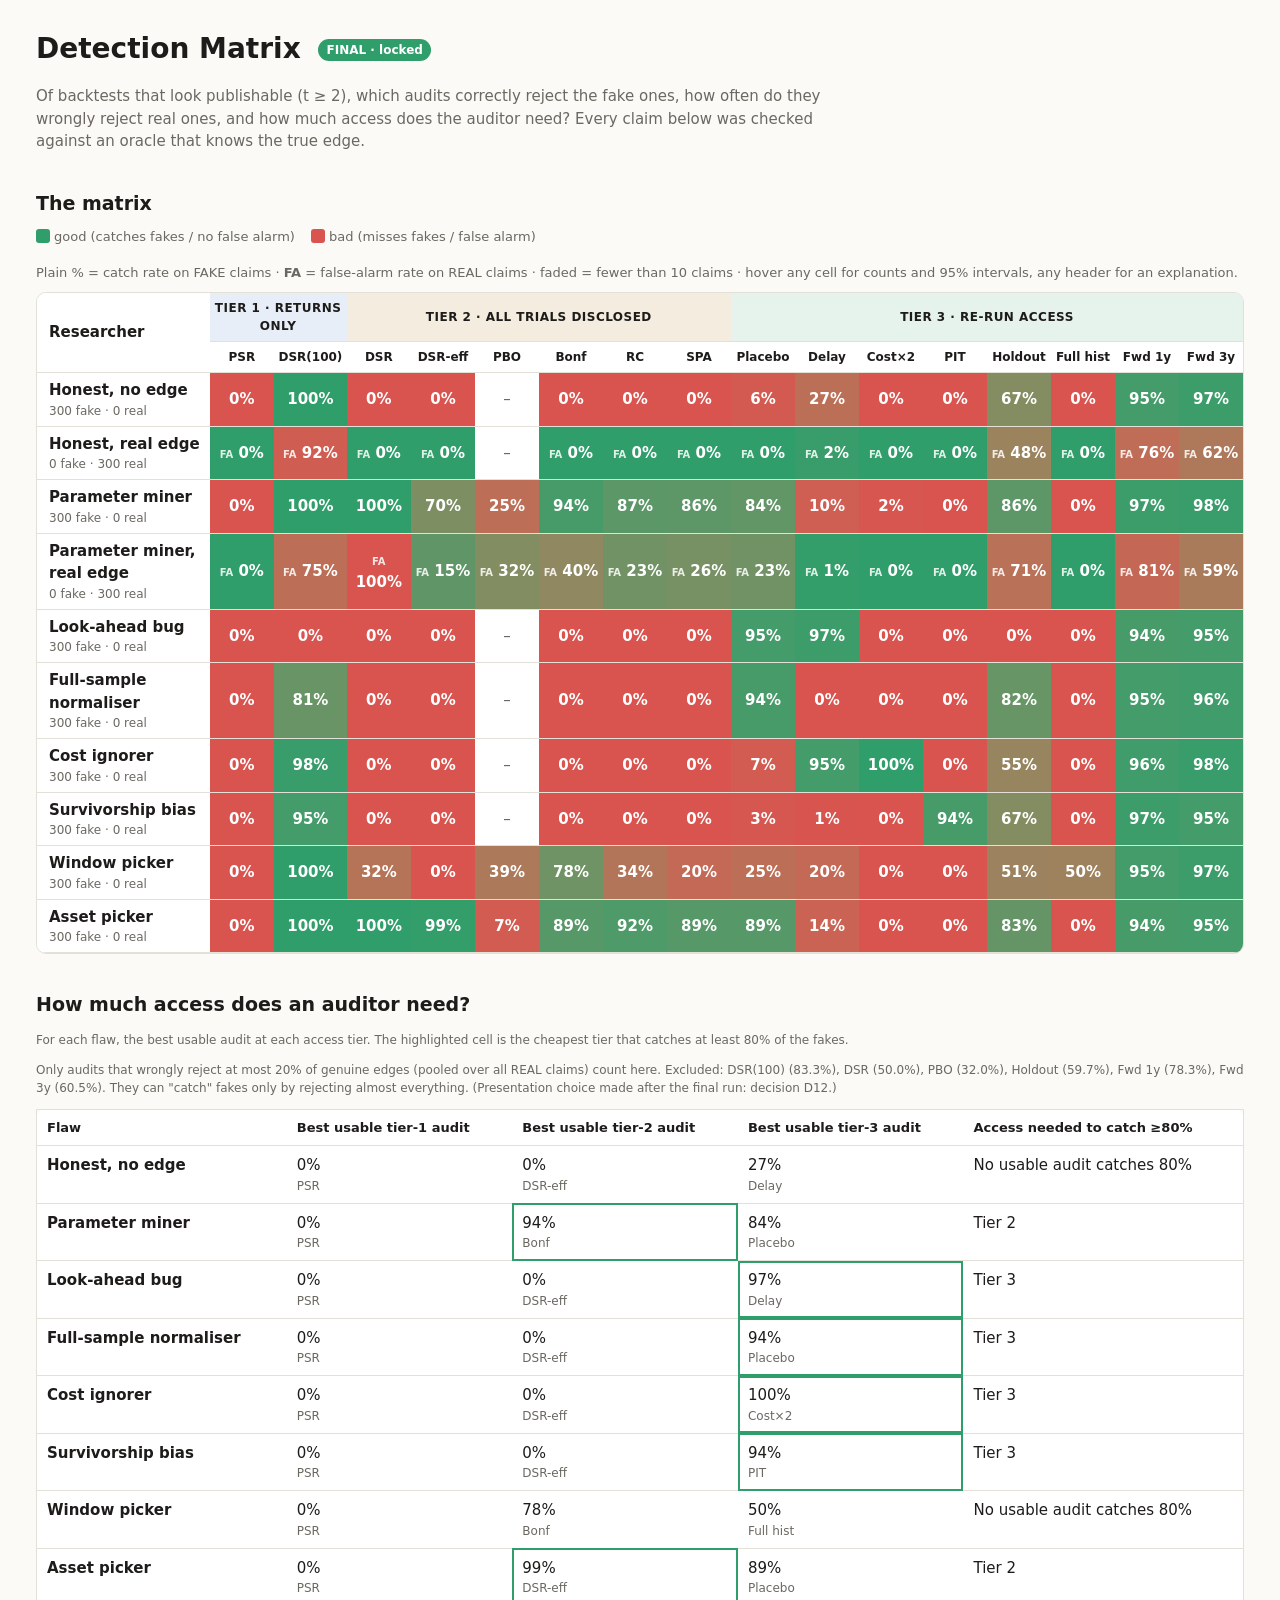
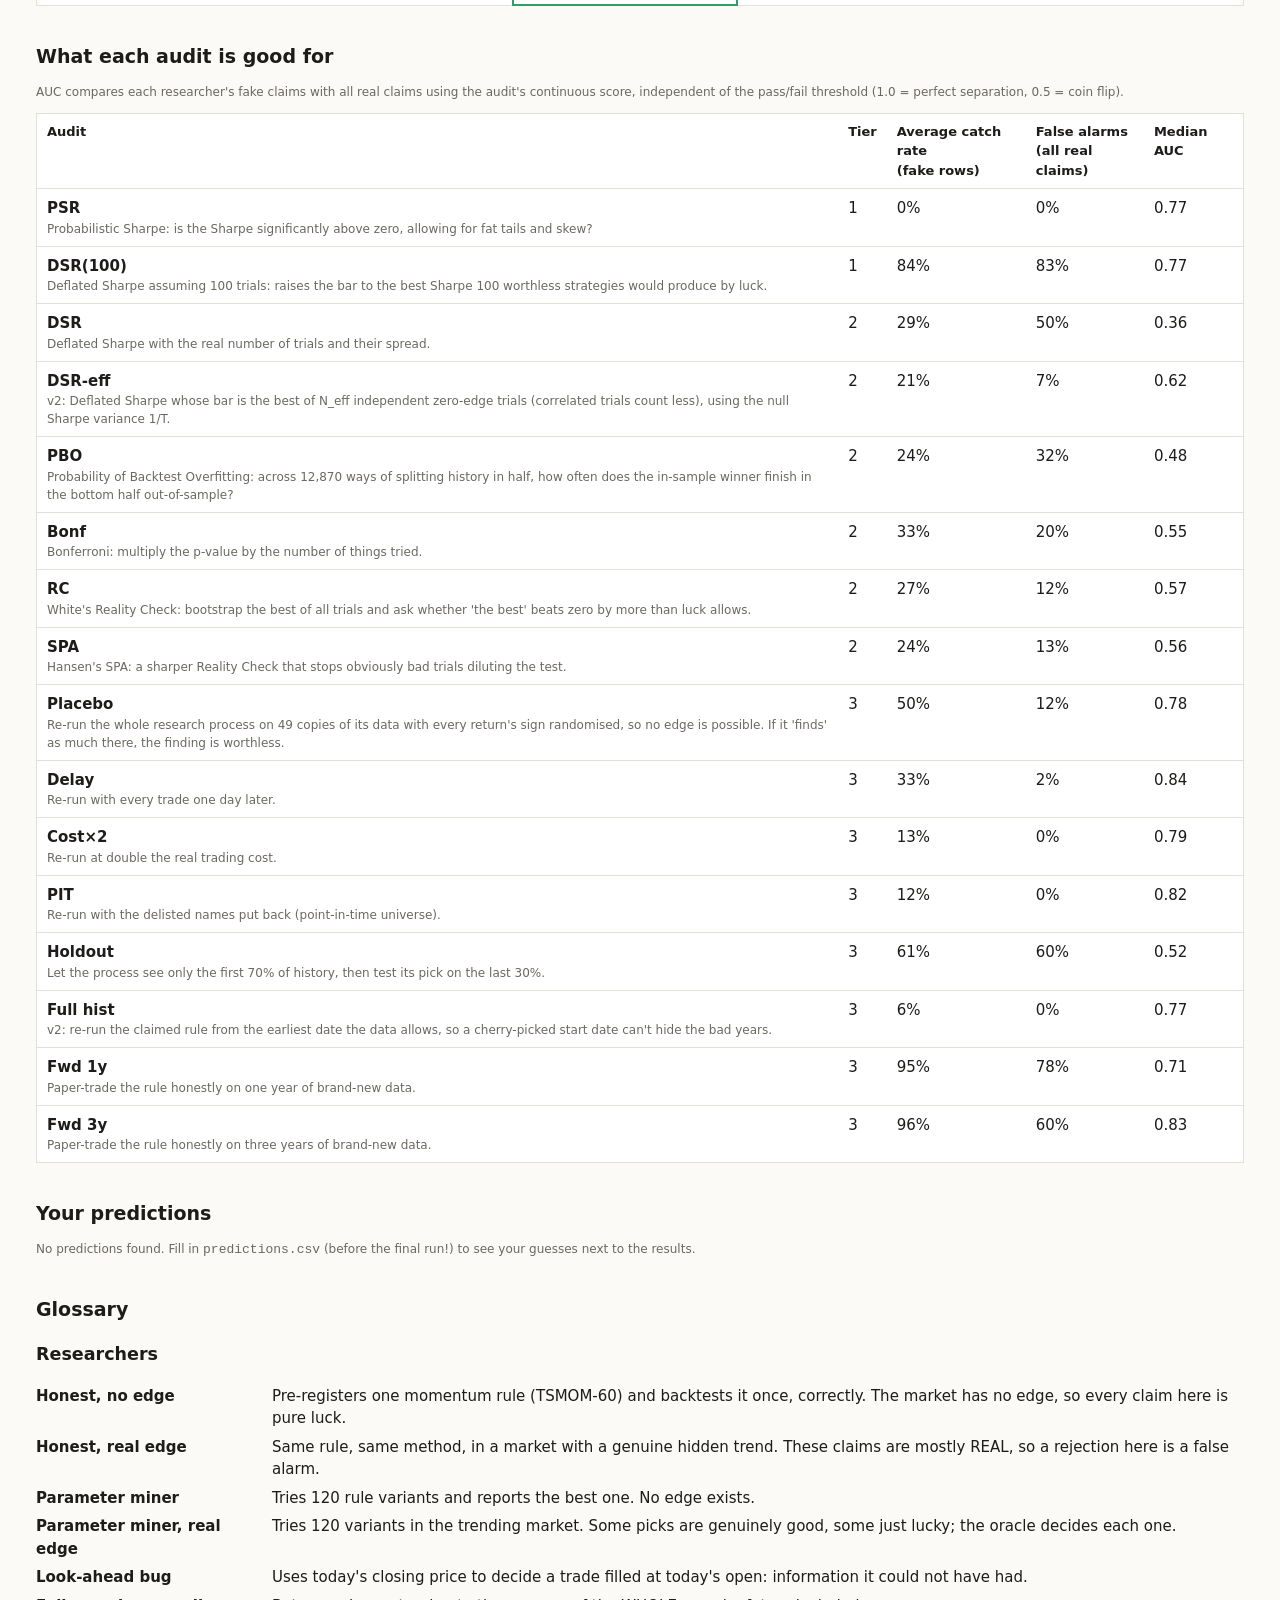
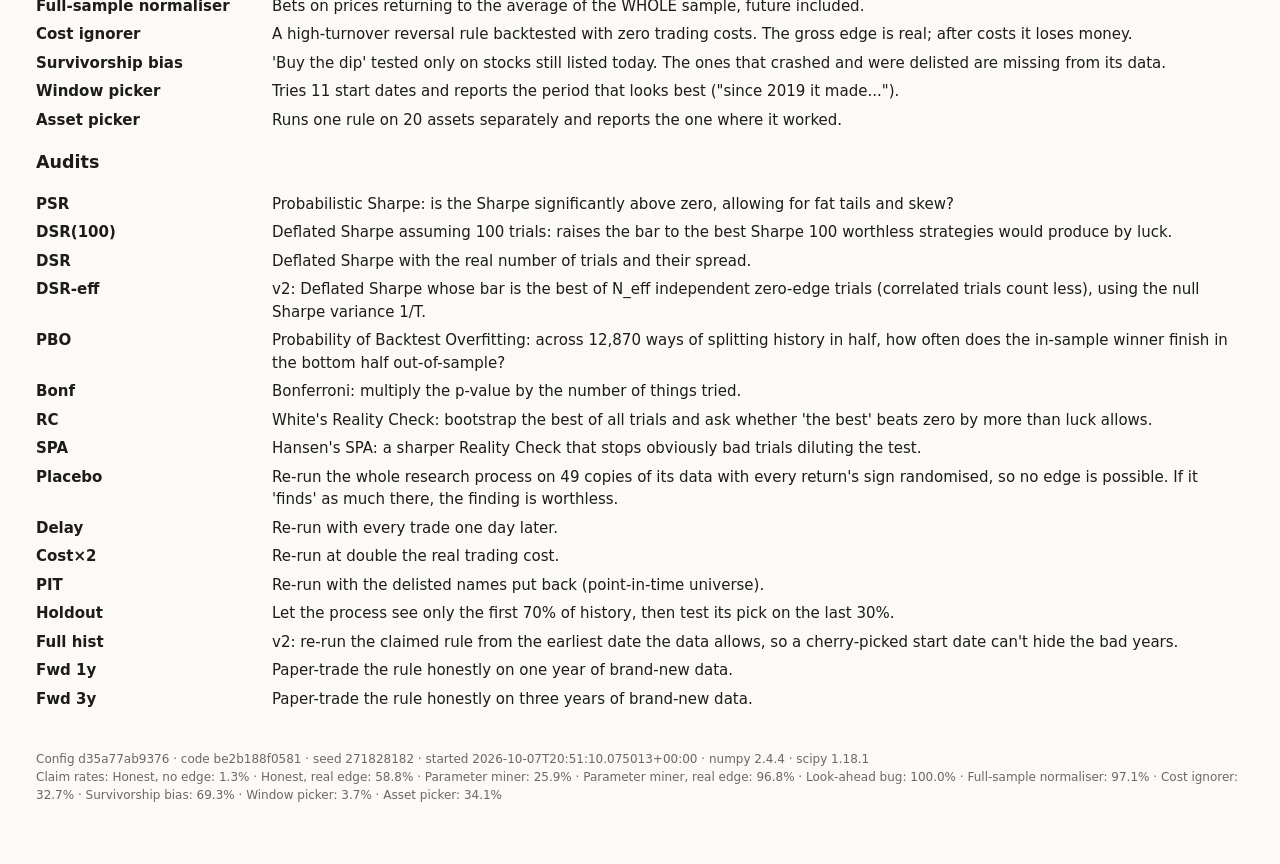
<file: results/final-v2/report.html>
<!doctype html><html lang="en"><head><meta charset="utf-8">
<meta name="viewport" content="width=device-width,initial-scale=1"><title>Detection Matrix</title>
<style>
:root{--bg:#fbfaf7;--fg:#1d1c1a;--muted:#6b6862;--line:#e3e0d8;--card:#ffffff;--good:#2f9e6b;--bad:#d9534f;
--t1:#e8eef8;--t2:#f3ecdf;--t3:#e6f2ec;--accent:#3b5bdb}
@media (prefers-color-scheme:dark){:root:not([data-theme="light"]){--bg:#161615;--fg:#ecebe7;--muted:#a19e96;
--line:#2f2e2b;--card:#1f1e1c;--good:#3fb67f;--bad:#e0645f;--t1:#1f2735;--t2:#2e2a22;--t3:#1d2c25;--accent:#8ea6ff}}
:root[data-theme="dark"]{--bg:#161615;--fg:#ecebe7;--muted:#a19e96;--line:#2f2e2b;--card:#1f1e1c;--good:#3fb67f;
--bad:#e0645f;--t1:#1f2735;--t2:#2e2a22;--t3:#1d2c25;--accent:#8ea6ff}
*{box-sizing:border-box}body{margin:0;background:var(--bg);color:var(--fg);font:15px/1.5 system-ui,-apple-system,
"Segoe UI",sans-serif}main{max-width:1240px;margin:0 auto;padding:28px 16px 60px}h1{font-size:28px;margin:0 0 4px}
h2{font-size:19px;margin:36px 0 8px}.lede{color:var(--muted);max-width:820px}.badge{display:inline-block;
padding:2px 8px;border-radius:99px;font-size:12px;font-weight:600;background:var(--bad);color:#fff;margin-left:8px;
vertical-align:middle}.badge.final{background:var(--good)}.scroll{overflow-x:auto;border:1px solid var(--line);
border-radius:10px;background:var(--card)}table{border-collapse:collapse}.matrix{min-width:1100px;width:100%}
.matrix th,.matrix td{border-bottom:1px solid var(--line);padding:6px 4px;text-align:center}.matrix .rowh{
text-align:left;padding-left:12px;min-width:170px;position:sticky;left:0;background:var(--card);z-index:1}
.rn{font-weight:600}.rt{font-size:12px;color:var(--muted);font-weight:400}.tier{font-size:12px;
text-transform:uppercase;letter-spacing:.04em}.t1{background:var(--t1)}.t2{background:var(--t2)}.t3{background:var(--t3)}
.aud{font-size:12px;font-weight:600;cursor:help;white-space:nowrap}.cell{background:color-mix(in oklab,var(--good) var(--g),
var(--bad));color:#fff;font-weight:600;font-variant-numeric:tabular-nums;min-width:64px}.cell.weak{opacity:.45}
.fa{font-size:10px;opacity:.85}.pred{font-size:10px;font-weight:400;opacity:.9}.na{color:var(--muted)}
.plain{width:100%;background:var(--card);border:1px solid var(--line);border-radius:10px}.plain th,.plain td{
padding:8px 10px;border-bottom:1px solid var(--line);text-align:left;vertical-align:top}.plain th{font-size:13px}
.num{text-align:right;font-variant-numeric:tabular-nums}.hit{outline:2px solid var(--good);outline-offset:-2px}
.small{font-size:12px;color:var(--muted)}code{font-size:13px}.legend{display:flex;gap:16px;flex-wrap:wrap;
font-size:13px;color:var(--muted);margin:10px 0}.sw{display:inline-block;width:14px;height:14px;border-radius:3px;
vertical-align:-2px;margin-right:4px}footer{margin-top:40px;color:var(--muted);font-size:12px}
dl{display:grid;grid-template-columns:minmax(140px,220px) 1fr;gap:6px 16px}dt{font-weight:600}dd{margin:0}
@media (max-width:640px){dl{grid-template-columns:1fr}h1{font-size:23px}}
</style></head><body><main>
<h1>Detection Matrix <span class="badge final">FINAL · locked</span></h1>
<p class="lede">Of backtests that look publishable (t ≥ 2), which audits correctly reject the fake ones, how
often do they wrongly reject real ones, and how much access does the auditor need? Every claim below was
checked against an oracle that knows the true edge.</p>

<h2>The matrix</h2>
<div class="legend"><span><span class="sw" style="background:var(--good)"></span>good (catches fakes / no false alarm)</span>
<span><span class="sw" style="background:var(--bad)"></span>bad (misses fakes / false alarm)</span>
<span>Plain % = catch rate on FAKE claims · <b>FA</b> = false-alarm rate on REAL claims · faded = fewer than 10
claims · hover any cell for counts and 95% intervals, any header for an explanation.</span></div>
<div class="scroll"><table class="matrix"><thead><tr><th class="rowh" rowspan="2">Researcher</th><th class="tier t1" colspan="2">Tier 1 · Returns only</th><th class="tier t2" colspan="6">Tier 2 · All trials disclosed</th><th class="tier t3" colspan="8">Tier 3 · Re-run access</th></tr><tr><th class="aud" title="Probabilistic Sharpe: is the Sharpe significantly above zero, allowing for fat tails and skew?">PSR</th><th class="aud" title="Deflated Sharpe assuming 100 trials: raises the bar to the best Sharpe 100 worthless strategies would produce by luck.">DSR(100)</th><th class="aud" title="Deflated Sharpe with the real number of trials and their spread.">DSR</th><th class="aud" title="v2: Deflated Sharpe whose bar is the best of N_eff independent zero-edge trials (correlated trials count less), using the null Sharpe variance 1/T.">DSR-eff</th><th class="aud" title="Probability of Backtest Overfitting: across 12,870 ways of splitting history in half, how often does the in-sample winner finish in the bottom half out-of-sample?">PBO</th><th class="aud" title="Bonferroni: multiply the p-value by the number of things tried.">Bonf</th><th class="aud" title="White&#x27;s Reality Check: bootstrap the best of all trials and ask whether &#x27;the best&#x27; beats zero by more than luck allows.">RC</th><th class="aud" title="Hansen&#x27;s SPA: a sharper Reality Check that stops obviously bad trials diluting the test.">SPA</th><th class="aud" title="Re-run the whole research process on 49 copies of its data with every return&#x27;s sign randomised, so no edge is possible. If it &#x27;finds&#x27; as much there, the finding is worthless.">Placebo</th><th class="aud" title="Re-run with every trade one day later.">Delay</th><th class="aud" title="Re-run at double the real trading cost.">Cost×2</th><th class="aud" title="Re-run with the delisted names put back (point-in-time universe).">PIT</th><th class="aud" title="Let the process see only the first 70% of history, then test its pick on the last 30%.">Holdout</th><th class="aud" title="v2: re-run the claimed rule from the earliest date the data allows, so a cherry-picked start date can&#x27;t hide the bad years.">Full hist</th><th class="aud" title="Paper-trade the rule honestly on one year of brand-new data.">Fwd 1y</th><th class="aud" title="Paper-trade the rule honestly on three years of brand-new data.">Fwd 3y</th></tr></thead><tbody><tr><th class="rowh" title="Pre-registers one momentum rule (TSMOM-60) and backtests it once, correctly. The market has no edge, so every claim here is pure luck."><div class="rn">Honest, no edge</div><div class="rt">300 fake · 0 real</div></th><td class="cell" style="--g:0%" title="caught 0/300 fake claims (95% CI 0%–1%)"><div class="v">0%</div></td><td class="cell" style="--g:100%" title="caught 300/300 fake claims (95% CI 99%–100%)"><div class="v">100%</div></td><td class="cell" style="--g:0%" title="caught 0/300 fake claims (95% CI 0%–1%)"><div class="v">0%</div></td><td class="cell" style="--g:0%" title="caught 0/300 fake claims (95% CI 0%–1%)"><div class="v">0%</div></td><td class="na" title="not applicable">–</td><td class="cell" style="--g:0%" title="caught 0/300 fake claims (95% CI 0%–1%)"><div class="v">0%</div></td><td class="cell" style="--g:0%" title="caught 0/300 fake claims (95% CI 0%–1%)"><div class="v">0%</div></td><td class="cell" style="--g:0%" title="caught 0/300 fake claims (95% CI 0%–1%)"><div class="v">0%</div></td><td class="cell" style="--g:6%" title="caught 18/300 fake claims (95% CI 4%–9%)"><div class="v">6%</div></td><td class="cell" style="--g:27%" title="caught 80/300 fake claims (95% CI 22%–32%)"><div class="v">27%</div></td><td class="cell" style="--g:0%" title="caught 0/300 fake claims (95% CI 0%–1%)"><div class="v">0%</div></td><td class="cell" style="--g:0%" title="caught 0/300 fake claims (95% CI 0%–1%)"><div class="v">0%</div></td><td class="cell" style="--g:67%" title="caught 200/300 fake claims (95% CI 61%–72%)"><div class="v">67%</div></td><td class="cell" style="--g:0%" title="caught 0/300 fake claims (95% CI 0%–1%)"><div class="v">0%</div></td><td class="cell" style="--g:95%" title="caught 284/300 fake claims (95% CI 92%–97%)"><div class="v">95%</div></td><td class="cell" style="--g:97%" title="caught 290/300 fake claims (95% CI 94%–98%)"><div class="v">97%</div></td></tr><tr><th class="rowh" title="Same rule, same method, in a market with a genuine hidden trend. These claims are mostly REAL, so a rejection here is a false alarm."><div class="rn">Honest, real edge</div><div class="rt">0 fake · 300 real</div></th><td class="cell" style="--g:100%" title="false alarm on 0/300 real claims (95% CI 0%–1%)"><div class="v"><span class="fa">FA</span> 0%</div></td><td class="cell" style="--g:8%" title="false alarm on 276/300 real claims (95% CI 88%–95%)"><div class="v"><span class="fa">FA</span> 92%</div></td><td class="cell" style="--g:100%" title="false alarm on 0/300 real claims (95% CI 0%–1%)"><div class="v"><span class="fa">FA</span> 0%</div></td><td class="cell" style="--g:100%" title="false alarm on 0/300 real claims (95% CI 0%–1%)"><div class="v"><span class="fa">FA</span> 0%</div></td><td class="na" title="not applicable">–</td><td class="cell" style="--g:100%" title="false alarm on 0/300 real claims (95% CI 0%–1%)"><div class="v"><span class="fa">FA</span> 0%</div></td><td class="cell" style="--g:100%" title="false alarm on 0/300 real claims (95% CI 0%–1%)"><div class="v"><span class="fa">FA</span> 0%</div></td><td class="cell" style="--g:100%" title="false alarm on 0/300 real claims (95% CI 0%–1%)"><div class="v"><span class="fa">FA</span> 0%</div></td><td class="cell" style="--g:100%" title="false alarm on 0/300 real claims (95% CI 0%–1%)"><div class="v"><span class="fa">FA</span> 0%</div></td><td class="cell" style="--g:98%" title="false alarm on 7/300 real claims (95% CI 1%–5%)"><div class="v"><span class="fa">FA</span> 2%</div></td><td class="cell" style="--g:100%" title="false alarm on 0/300 real claims (95% CI 0%–1%)"><div class="v"><span class="fa">FA</span> 0%</div></td><td class="cell" style="--g:100%" title="false alarm on 0/300 real claims (95% CI 0%–1%)"><div class="v"><span class="fa">FA</span> 0%</div></td><td class="cell" style="--g:52%" title="false alarm on 145/300 real claims (95% CI 43%–54%)"><div class="v"><span class="fa">FA</span> 48%</div></td><td class="cell" style="--g:100%" title="false alarm on 0/300 real claims (95% CI 0%–1%)"><div class="v"><span class="fa">FA</span> 0%</div></td><td class="cell" style="--g:24%" title="false alarm on 227/300 real claims (95% CI 71%–80%)"><div class="v"><span class="fa">FA</span> 76%</div></td><td class="cell" style="--g:38%" title="false alarm on 185/300 real claims (95% CI 56%–67%)"><div class="v"><span class="fa">FA</span> 62%</div></td></tr><tr><th class="rowh" title="Tries 120 rule variants and reports the best one. No edge exists."><div class="rn">Parameter miner</div><div class="rt">300 fake · 0 real</div></th><td class="cell" style="--g:0%" title="caught 0/300 fake claims (95% CI 0%–1%)"><div class="v">0%</div></td><td class="cell" style="--g:100%" title="caught 300/300 fake claims (95% CI 99%–100%)"><div class="v">100%</div></td><td class="cell" style="--g:100%" title="caught 300/300 fake claims (95% CI 99%–100%)"><div class="v">100%</div></td><td class="cell" style="--g:70%" title="caught 211/300 fake claims (95% CI 65%–75%)"><div class="v">70%</div></td><td class="cell" style="--g:25%" title="caught 75/300 fake claims (95% CI 20%–30%)"><div class="v">25%</div></td><td class="cell" style="--g:94%" title="caught 282/300 fake claims (95% CI 91%–96%)"><div class="v">94%</div></td><td class="cell" style="--g:87%" title="caught 262/300 fake claims (95% CI 83%–91%)"><div class="v">87%</div></td><td class="cell" style="--g:86%" title="caught 259/300 fake claims (95% CI 82%–90%)"><div class="v">86%</div></td><td class="cell" style="--g:84%" title="caught 253/300 fake claims (95% CI 80%–88%)"><div class="v">84%</div></td><td class="cell" style="--g:10%" title="caught 30/300 fake claims (95% CI 7%–14%)"><div class="v">10%</div></td><td class="cell" style="--g:2%" title="caught 7/300 fake claims (95% CI 1%–5%)"><div class="v">2%</div></td><td class="cell" style="--g:0%" title="caught 0/300 fake claims (95% CI 0%–1%)"><div class="v">0%</div></td><td class="cell" style="--g:86%" title="caught 257/300 fake claims (95% CI 81%–89%)"><div class="v">86%</div></td><td class="cell" style="--g:0%" title="caught 0/300 fake claims (95% CI 0%–1%)"><div class="v">0%</div></td><td class="cell" style="--g:97%" title="caught 292/300 fake claims (95% CI 95%–99%)"><div class="v">97%</div></td><td class="cell" style="--g:98%" title="caught 293/300 fake claims (95% CI 95%–99%)"><div class="v">98%</div></td></tr><tr><th class="rowh" title="Tries 120 variants in the trending market. Some picks are genuinely good, some just lucky; the oracle decides each one."><div class="rn">Parameter miner, real edge</div><div class="rt">0 fake · 300 real</div></th><td class="cell" style="--g:100%" title="false alarm on 0/300 real claims (95% CI 0%–1%)"><div class="v"><span class="fa">FA</span> 0%</div></td><td class="cell" style="--g:25%" title="false alarm on 224/300 real claims (95% CI 69%–79%)"><div class="v"><span class="fa">FA</span> 75%</div></td><td class="cell" style="--g:0%" title="false alarm on 300/300 real claims (95% CI 99%–100%)"><div class="v"><span class="fa">FA</span> 100%</div></td><td class="cell" style="--g:85%" title="false alarm on 44/300 real claims (95% CI 11%–19%)"><div class="v"><span class="fa">FA</span> 15%</div></td><td class="cell" style="--g:68%" title="false alarm on 96/300 real claims (95% CI 27%–37%)"><div class="v"><span class="fa">FA</span> 32%</div></td><td class="cell" style="--g:60%" title="false alarm on 120/300 real claims (95% CI 35%–46%)"><div class="v"><span class="fa">FA</span> 40%</div></td><td class="cell" style="--g:77%" title="false alarm on 70/300 real claims (95% CI 19%–28%)"><div class="v"><span class="fa">FA</span> 23%</div></td><td class="cell" style="--g:74%" title="false alarm on 78/300 real claims (95% CI 21%–31%)"><div class="v"><span class="fa">FA</span> 26%</div></td><td class="cell" style="--g:77%" title="false alarm on 69/300 real claims (95% CI 19%–28%)"><div class="v"><span class="fa">FA</span> 23%</div></td><td class="cell" style="--g:99%" title="false alarm on 3/300 real claims (95% CI 0%–3%)"><div class="v"><span class="fa">FA</span> 1%</div></td><td class="cell" style="--g:100%" title="false alarm on 0/300 real claims (95% CI 0%–1%)"><div class="v"><span class="fa">FA</span> 0%</div></td><td class="cell" style="--g:100%" title="false alarm on 0/300 real claims (95% CI 0%–1%)"><div class="v"><span class="fa">FA</span> 0%</div></td><td class="cell" style="--g:29%" title="false alarm on 213/300 real claims (95% CI 66%–76%)"><div class="v"><span class="fa">FA</span> 71%</div></td><td class="cell" style="--g:100%" title="false alarm on 0/300 real claims (95% CI 0%–1%)"><div class="v"><span class="fa">FA</span> 0%</div></td><td class="cell" style="--g:19%" title="false alarm on 243/300 real claims (95% CI 76%–85%)"><div class="v"><span class="fa">FA</span> 81%</div></td><td class="cell" style="--g:41%" title="false alarm on 178/300 real claims (95% CI 54%–65%)"><div class="v"><span class="fa">FA</span> 59%</div></td></tr><tr><th class="rowh" title="Uses today&#x27;s closing price to decide a trade filled at today&#x27;s open: information it could not have had."><div class="rn">Look-ahead bug</div><div class="rt">300 fake · 0 real</div></th><td class="cell" style="--g:0%" title="caught 0/300 fake claims (95% CI 0%–1%)"><div class="v">0%</div></td><td class="cell" style="--g:0%" title="caught 0/300 fake claims (95% CI 0%–1%)"><div class="v">0%</div></td><td class="cell" style="--g:0%" title="caught 0/300 fake claims (95% CI 0%–1%)"><div class="v">0%</div></td><td class="cell" style="--g:0%" title="caught 0/300 fake claims (95% CI 0%–1%)"><div class="v">0%</div></td><td class="na" title="not applicable">–</td><td class="cell" style="--g:0%" title="caught 0/300 fake claims (95% CI 0%–1%)"><div class="v">0%</div></td><td class="cell" style="--g:0%" title="caught 0/300 fake claims (95% CI 0%–1%)"><div class="v">0%</div></td><td class="cell" style="--g:0%" title="caught 0/300 fake claims (95% CI 0%–1%)"><div class="v">0%</div></td><td class="cell" style="--g:95%" title="caught 284/300 fake claims (95% CI 92%–97%)"><div class="v">95%</div></td><td class="cell" style="--g:97%" title="caught 291/300 fake claims (95% CI 94%–98%)"><div class="v">97%</div></td><td class="cell" style="--g:0%" title="caught 0/300 fake claims (95% CI 0%–1%)"><div class="v">0%</div></td><td class="cell" style="--g:0%" title="caught 0/300 fake claims (95% CI 0%–1%)"><div class="v">0%</div></td><td class="cell" style="--g:0%" title="caught 0/300 fake claims (95% CI 0%–1%)"><div class="v">0%</div></td><td class="cell" style="--g:0%" title="caught 0/300 fake claims (95% CI 0%–1%)"><div class="v">0%</div></td><td class="cell" style="--g:94%" title="caught 282/300 fake claims (95% CI 91%–96%)"><div class="v">94%</div></td><td class="cell" style="--g:95%" title="caught 285/300 fake claims (95% CI 92%–97%)"><div class="v">95%</div></td></tr><tr><th class="rowh" title="Bets on prices returning to the average of the WHOLE sample, future included."><div class="rn">Full-sample normaliser</div><div class="rt">300 fake · 0 real</div></th><td class="cell" style="--g:0%" title="caught 0/300 fake claims (95% CI 0%–1%)"><div class="v">0%</div></td><td class="cell" style="--g:81%" title="caught 244/300 fake claims (95% CI 77%–85%)"><div class="v">81%</div></td><td class="cell" style="--g:0%" title="caught 0/300 fake claims (95% CI 0%–1%)"><div class="v">0%</div></td><td class="cell" style="--g:0%" title="caught 0/300 fake claims (95% CI 0%–1%)"><div class="v">0%</div></td><td class="na" title="not applicable">–</td><td class="cell" style="--g:0%" title="caught 0/300 fake claims (95% CI 0%–1%)"><div class="v">0%</div></td><td class="cell" style="--g:0%" title="caught 0/300 fake claims (95% CI 0%–1%)"><div class="v">0%</div></td><td class="cell" style="--g:0%" title="caught 0/300 fake claims (95% CI 0%–1%)"><div class="v">0%</div></td><td class="cell" style="--g:94%" title="caught 283/300 fake claims (95% CI 91%–96%)"><div class="v">94%</div></td><td class="cell" style="--g:0%" title="caught 0/300 fake claims (95% CI 0%–1%)"><div class="v">0%</div></td><td class="cell" style="--g:0%" title="caught 0/300 fake claims (95% CI 0%–1%)"><div class="v">0%</div></td><td class="cell" style="--g:0%" title="caught 0/300 fake claims (95% CI 0%–1%)"><div class="v">0%</div></td><td class="cell" style="--g:82%" title="caught 246/300 fake claims (95% CI 77%–86%)"><div class="v">82%</div></td><td class="cell" style="--g:0%" title="caught 0/300 fake claims (95% CI 0%–1%)"><div class="v">0%</div></td><td class="cell" style="--g:95%" title="caught 286/300 fake claims (95% CI 92%–97%)"><div class="v">95%</div></td><td class="cell" style="--g:96%" title="caught 288/300 fake claims (95% CI 93%–98%)"><div class="v">96%</div></td></tr><tr><th class="rowh" title="A high-turnover reversal rule backtested with zero trading costs. The gross edge is real; after costs it loses money."><div class="rn">Cost ignorer</div><div class="rt">300 fake · 0 real</div></th><td class="cell" style="--g:0%" title="caught 0/300 fake claims (95% CI 0%–1%)"><div class="v">0%</div></td><td class="cell" style="--g:98%" title="caught 295/300 fake claims (95% CI 96%–99%)"><div class="v">98%</div></td><td class="cell" style="--g:0%" title="caught 0/300 fake claims (95% CI 0%–1%)"><div class="v">0%</div></td><td class="cell" style="--g:0%" title="caught 0/300 fake claims (95% CI 0%–1%)"><div class="v">0%</div></td><td class="na" title="not applicable">–</td><td class="cell" style="--g:0%" title="caught 0/300 fake claims (95% CI 0%–1%)"><div class="v">0%</div></td><td class="cell" style="--g:0%" title="caught 0/300 fake claims (95% CI 0%–1%)"><div class="v">0%</div></td><td class="cell" style="--g:0%" title="caught 0/300 fake claims (95% CI 0%–1%)"><div class="v">0%</div></td><td class="cell" style="--g:7%" title="caught 20/300 fake claims (95% CI 4%–10%)"><div class="v">7%</div></td><td class="cell" style="--g:95%" title="caught 286/300 fake claims (95% CI 92%–97%)"><div class="v">95%</div></td><td class="cell" style="--g:100%" title="caught 300/300 fake claims (95% CI 99%–100%)"><div class="v">100%</div></td><td class="cell" style="--g:0%" title="caught 0/300 fake claims (95% CI 0%–1%)"><div class="v">0%</div></td><td class="cell" style="--g:55%" title="caught 166/300 fake claims (95% CI 50%–61%)"><div class="v">55%</div></td><td class="cell" style="--g:0%" title="caught 0/300 fake claims (95% CI 0%–1%)"><div class="v">0%</div></td><td class="cell" style="--g:96%" title="caught 289/300 fake claims (95% CI 94%–98%)"><div class="v">96%</div></td><td class="cell" style="--g:98%" title="caught 295/300 fake claims (95% CI 96%–99%)"><div class="v">98%</div></td></tr><tr><th class="rowh" title="&#x27;Buy the dip&#x27; tested only on stocks still listed today. The ones that crashed and were delisted are missing from its data."><div class="rn">Survivorship bias</div><div class="rt">300 fake · 0 real</div></th><td class="cell" style="--g:0%" title="caught 0/300 fake claims (95% CI 0%–1%)"><div class="v">0%</div></td><td class="cell" style="--g:95%" title="caught 285/300 fake claims (95% CI 92%–97%)"><div class="v">95%</div></td><td class="cell" style="--g:0%" title="caught 0/300 fake claims (95% CI 0%–1%)"><div class="v">0%</div></td><td class="cell" style="--g:0%" title="caught 0/300 fake claims (95% CI 0%–1%)"><div class="v">0%</div></td><td class="na" title="not applicable">–</td><td class="cell" style="--g:0%" title="caught 0/300 fake claims (95% CI 0%–1%)"><div class="v">0%</div></td><td class="cell" style="--g:0%" title="caught 0/300 fake claims (95% CI 0%–1%)"><div class="v">0%</div></td><td class="cell" style="--g:0%" title="caught 0/300 fake claims (95% CI 0%–1%)"><div class="v">0%</div></td><td class="cell" style="--g:3%" title="caught 9/300 fake claims (95% CI 2%–6%)"><div class="v">3%</div></td><td class="cell" style="--g:1%" title="caught 2/300 fake claims (95% CI 0%–2%)"><div class="v">1%</div></td><td class="cell" style="--g:0%" title="caught 0/300 fake claims (95% CI 0%–1%)"><div class="v">0%</div></td><td class="cell" style="--g:94%" title="caught 282/300 fake claims (95% CI 91%–96%)"><div class="v">94%</div></td><td class="cell" style="--g:67%" title="caught 202/300 fake claims (95% CI 62%–72%)"><div class="v">67%</div></td><td class="cell" style="--g:0%" title="caught 0/300 fake claims (95% CI 0%–1%)"><div class="v">0%</div></td><td class="cell" style="--g:97%" title="caught 290/300 fake claims (95% CI 94%–98%)"><div class="v">97%</div></td><td class="cell" style="--g:95%" title="caught 286/300 fake claims (95% CI 92%–97%)"><div class="v">95%</div></td></tr><tr><th class="rowh" title="Tries 11 start dates and reports the period that looks best (&quot;since 2019 it made...&quot;)."><div class="rn">Window picker</div><div class="rt">300 fake · 0 real</div></th><td class="cell" style="--g:0%" title="caught 0/300 fake claims (95% CI 0%–1%)"><div class="v">0%</div></td><td class="cell" style="--g:100%" title="caught 299/300 fake claims (95% CI 98%–100%)"><div class="v">100%</div></td><td class="cell" style="--g:32%" title="caught 95/300 fake claims (95% CI 27%–37%)"><div class="v">32%</div></td><td class="cell" style="--g:0%" title="caught 0/300 fake claims (95% CI 0%–1%)"><div class="v">0%</div></td><td class="cell" style="--g:39%" title="caught 116/300 fake claims (95% CI 33%–44%)"><div class="v">39%</div></td><td class="cell" style="--g:78%" title="caught 234/300 fake claims (95% CI 73%–82%)"><div class="v">78%</div></td><td class="cell" style="--g:34%" title="caught 103/300 fake claims (95% CI 29%–40%)"><div class="v">34%</div></td><td class="cell" style="--g:20%" title="caught 59/300 fake claims (95% CI 16%–25%)"><div class="v">20%</div></td><td class="cell" style="--g:25%" title="caught 75/300 fake claims (95% CI 20%–30%)"><div class="v">25%</div></td><td class="cell" style="--g:20%" title="caught 61/300 fake claims (95% CI 16%–25%)"><div class="v">20%</div></td><td class="cell" style="--g:0%" title="caught 0/300 fake claims (95% CI 0%–1%)"><div class="v">0%</div></td><td class="cell" style="--g:0%" title="caught 0/300 fake claims (95% CI 0%–1%)"><div class="v">0%</div></td><td class="cell" style="--g:51%" title="caught 154/300 fake claims (95% CI 46%–57%)"><div class="v">51%</div></td><td class="cell" style="--g:50%" title="caught 150/300 fake claims (95% CI 44%–56%)"><div class="v">50%</div></td><td class="cell" style="--g:95%" title="caught 284/300 fake claims (95% CI 92%–97%)"><div class="v">95%</div></td><td class="cell" style="--g:97%" title="caught 290/300 fake claims (95% CI 94%–98%)"><div class="v">97%</div></td></tr><tr><th class="rowh" title="Runs one rule on 20 assets separately and reports the one where it worked."><div class="rn">Asset picker</div><div class="rt">300 fake · 0 real</div></th><td class="cell" style="--g:0%" title="caught 0/300 fake claims (95% CI 0%–1%)"><div class="v">0%</div></td><td class="cell" style="--g:100%" title="caught 300/300 fake claims (95% CI 99%–100%)"><div class="v">100%</div></td><td class="cell" style="--g:100%" title="caught 299/300 fake claims (95% CI 98%–100%)"><div class="v">100%</div></td><td class="cell" style="--g:99%" title="caught 298/300 fake claims (95% CI 98%–100%)"><div class="v">99%</div></td><td class="cell" style="--g:7%" title="caught 22/300 fake claims (95% CI 5%–11%)"><div class="v">7%</div></td><td class="cell" style="--g:89%" title="caught 267/300 fake claims (95% CI 85%–92%)"><div class="v">89%</div></td><td class="cell" style="--g:92%" title="caught 277/300 fake claims (95% CI 89%–95%)"><div class="v">92%</div></td><td class="cell" style="--g:89%" title="caught 268/300 fake claims (95% CI 85%–92%)"><div class="v">89%</div></td><td class="cell" style="--g:89%" title="caught 266/300 fake claims (95% CI 85%–92%)"><div class="v">89%</div></td><td class="cell" style="--g:14%" title="caught 42/300 fake claims (95% CI 11%–18%)"><div class="v">14%</div></td><td class="cell" style="--g:0%" title="caught 0/300 fake claims (95% CI 0%–1%)"><div class="v">0%</div></td><td class="cell" style="--g:0%" title="caught 0/300 fake claims (95% CI 0%–1%)"><div class="v">0%</div></td><td class="cell" style="--g:83%" title="caught 249/300 fake claims (95% CI 78%–87%)"><div class="v">83%</div></td><td class="cell" style="--g:0%" title="caught 0/300 fake claims (95% CI 0%–1%)"><div class="v">0%</div></td><td class="cell" style="--g:94%" title="caught 281/300 fake claims (95% CI 90%–96%)"><div class="v">94%</div></td><td class="cell" style="--g:95%" title="caught 285/300 fake claims (95% CI 92%–97%)"><div class="v">95%</div></td></tr></tbody></table></div>

<h2>How much access does an auditor need?</h2>
<p class="small">For each flaw, the best usable audit at each access tier. The highlighted cell is the
cheapest tier that catches at least 80% of the fakes.</p>
<p class="small">Only audits that wrongly reject at most 20% of genuine edges (pooled over all REAL claims) count here. Excluded: DSR(100) (83.3%), DSR (50.0%), PBO (32.0%), Holdout (59.7%), Fwd 1y (78.3%), Fwd 3y (60.5%). They can "catch" fakes only by rejecting almost everything. (Presentation choice made after the final run: decision D12.)</p><table class="plain"><thead><tr><th>Flaw</th><th>Best usable tier-1 audit</th><th>Best usable tier-2 audit</th><th>Best usable tier-3 audit</th><th>Access needed to catch ≥80%</th></tr></thead><tbody><tr><td><b>Honest, no edge</b></td><td class="num">0%<div class="small">PSR</div></td><td class="num">0%<div class="small">DSR-eff</div></td><td class="num">27%<div class="small">Delay</div></td><td>No usable audit catches 80%</td></tr><tr><td><b>Parameter miner</b></td><td class="num">0%<div class="small">PSR</div></td><td class="num hit">94%<div class="small">Bonf</div></td><td class="num">84%<div class="small">Placebo</div></td><td>Tier 2</td></tr><tr><td><b>Look-ahead bug</b></td><td class="num">0%<div class="small">PSR</div></td><td class="num">0%<div class="small">DSR-eff</div></td><td class="num hit">97%<div class="small">Delay</div></td><td>Tier 3</td></tr><tr><td><b>Full-sample normaliser</b></td><td class="num">0%<div class="small">PSR</div></td><td class="num">0%<div class="small">DSR-eff</div></td><td class="num hit">94%<div class="small">Placebo</div></td><td>Tier 3</td></tr><tr><td><b>Cost ignorer</b></td><td class="num">0%<div class="small">PSR</div></td><td class="num">0%<div class="small">DSR-eff</div></td><td class="num hit">100%<div class="small">Cost×2</div></td><td>Tier 3</td></tr><tr><td><b>Survivorship bias</b></td><td class="num">0%<div class="small">PSR</div></td><td class="num">0%<div class="small">DSR-eff</div></td><td class="num hit">94%<div class="small">PIT</div></td><td>Tier 3</td></tr><tr><td><b>Window picker</b></td><td class="num">0%<div class="small">PSR</div></td><td class="num">78%<div class="small">Bonf</div></td><td class="num">50%<div class="small">Full hist</div></td><td>No usable audit catches 80%</td></tr><tr><td><b>Asset picker</b></td><td class="num">0%<div class="small">PSR</div></td><td class="num hit">99%<div class="small">DSR-eff</div></td><td class="num">89%<div class="small">Placebo</div></td><td>Tier 2</td></tr></tbody></table>

<h2>What each audit is good for</h2>
<p class="small">AUC compares each researcher's fake claims with all real claims using the audit's
continuous score, independent of the pass/fail threshold (1.0 = perfect separation, 0.5 = coin flip).</p>
<table class="plain"><thead><tr><th>Audit</th><th>Tier</th><th>Average catch rate<br>(fake rows)</th><th>False alarms<br>(all real claims)</th><th>Median AUC</th></tr></thead><tbody><tr><td><b>PSR</b><div class="small">Probabilistic Sharpe: is the Sharpe significantly above zero, allowing for fat tails and skew?</div></td><td class="num">1</td><td class="num">0%</td><td class="num">0%</td><td class="num">0.77</td></tr><tr><td><b>DSR(100)</b><div class="small">Deflated Sharpe assuming 100 trials: raises the bar to the best Sharpe 100 worthless strategies would produce by luck.</div></td><td class="num">1</td><td class="num">84%</td><td class="num">83%</td><td class="num">0.77</td></tr><tr><td><b>DSR</b><div class="small">Deflated Sharpe with the real number of trials and their spread.</div></td><td class="num">2</td><td class="num">29%</td><td class="num">50%</td><td class="num">0.36</td></tr><tr><td><b>DSR-eff</b><div class="small">v2: Deflated Sharpe whose bar is the best of N_eff independent zero-edge trials (correlated trials count less), using the null Sharpe variance 1/T.</div></td><td class="num">2</td><td class="num">21%</td><td class="num">7%</td><td class="num">0.62</td></tr><tr><td><b>PBO</b><div class="small">Probability of Backtest Overfitting: across 12,870 ways of splitting history in half, how often does the in-sample winner finish in the bottom half out-of-sample?</div></td><td class="num">2</td><td class="num">24%</td><td class="num">32%</td><td class="num">0.48</td></tr><tr><td><b>Bonf</b><div class="small">Bonferroni: multiply the p-value by the number of things tried.</div></td><td class="num">2</td><td class="num">33%</td><td class="num">20%</td><td class="num">0.55</td></tr><tr><td><b>RC</b><div class="small">White&#x27;s Reality Check: bootstrap the best of all trials and ask whether &#x27;the best&#x27; beats zero by more than luck allows.</div></td><td class="num">2</td><td class="num">27%</td><td class="num">12%</td><td class="num">0.57</td></tr><tr><td><b>SPA</b><div class="small">Hansen&#x27;s SPA: a sharper Reality Check that stops obviously bad trials diluting the test.</div></td><td class="num">2</td><td class="num">24%</td><td class="num">13%</td><td class="num">0.56</td></tr><tr><td><b>Placebo</b><div class="small">Re-run the whole research process on 49 copies of its data with every return&#x27;s sign randomised, so no edge is possible. If it &#x27;finds&#x27; as much there, the finding is worthless.</div></td><td class="num">3</td><td class="num">50%</td><td class="num">12%</td><td class="num">0.78</td></tr><tr><td><b>Delay</b><div class="small">Re-run with every trade one day later.</div></td><td class="num">3</td><td class="num">33%</td><td class="num">2%</td><td class="num">0.84</td></tr><tr><td><b>Cost×2</b><div class="small">Re-run at double the real trading cost.</div></td><td class="num">3</td><td class="num">13%</td><td class="num">0%</td><td class="num">0.79</td></tr><tr><td><b>PIT</b><div class="small">Re-run with the delisted names put back (point-in-time universe).</div></td><td class="num">3</td><td class="num">12%</td><td class="num">0%</td><td class="num">0.82</td></tr><tr><td><b>Holdout</b><div class="small">Let the process see only the first 70% of history, then test its pick on the last 30%.</div></td><td class="num">3</td><td class="num">61%</td><td class="num">60%</td><td class="num">0.52</td></tr><tr><td><b>Full hist</b><div class="small">v2: re-run the claimed rule from the earliest date the data allows, so a cherry-picked start date can&#x27;t hide the bad years.</div></td><td class="num">3</td><td class="num">6%</td><td class="num">0%</td><td class="num">0.77</td></tr><tr><td><b>Fwd 1y</b><div class="small">Paper-trade the rule honestly on one year of brand-new data.</div></td><td class="num">3</td><td class="num">95%</td><td class="num">78%</td><td class="num">0.71</td></tr><tr><td><b>Fwd 3y</b><div class="small">Paper-trade the rule honestly on three years of brand-new data.</div></td><td class="num">3</td><td class="num">96%</td><td class="num">60%</td><td class="num">0.83</td></tr></tbody></table>

<h2>Your predictions</h2>
<p class="small">No predictions found. Fill in <code>predictions.csv</code> (before the final run!) to see your guesses next to the results.</p>

<h2>Glossary</h2>
<h3>Researchers</h3><dl><dt>Honest, no edge</dt><dd>Pre-registers one momentum rule (TSMOM-60) and backtests it once, correctly. The market has no edge, so every claim here is pure luck.</dd><dt>Honest, real edge</dt><dd>Same rule, same method, in a market with a genuine hidden trend. These claims are mostly REAL, so a rejection here is a false alarm.</dd><dt>Parameter miner</dt><dd>Tries 120 rule variants and reports the best one. No edge exists.</dd><dt>Parameter miner, real edge</dt><dd>Tries 120 variants in the trending market. Some picks are genuinely good, some just lucky; the oracle decides each one.</dd><dt>Look-ahead bug</dt><dd>Uses today&#x27;s closing price to decide a trade filled at today&#x27;s open: information it could not have had.</dd><dt>Full-sample normaliser</dt><dd>Bets on prices returning to the average of the WHOLE sample, future included.</dd><dt>Cost ignorer</dt><dd>A high-turnover reversal rule backtested with zero trading costs. The gross edge is real; after costs it loses money.</dd><dt>Survivorship bias</dt><dd>&#x27;Buy the dip&#x27; tested only on stocks still listed today. The ones that crashed and were delisted are missing from its data.</dd><dt>Window picker</dt><dd>Tries 11 start dates and reports the period that looks best (&quot;since 2019 it made...&quot;).</dd><dt>Asset picker</dt><dd>Runs one rule on 20 assets separately and reports the one where it worked.</dd></dl>
<h3>Audits</h3><dl><dt>PSR</dt><dd>Probabilistic Sharpe: is the Sharpe significantly above zero, allowing for fat tails and skew?</dd><dt>DSR(100)</dt><dd>Deflated Sharpe assuming 100 trials: raises the bar to the best Sharpe 100 worthless strategies would produce by luck.</dd><dt>DSR</dt><dd>Deflated Sharpe with the real number of trials and their spread.</dd><dt>DSR-eff</dt><dd>v2: Deflated Sharpe whose bar is the best of N_eff independent zero-edge trials (correlated trials count less), using the null Sharpe variance 1/T.</dd><dt>PBO</dt><dd>Probability of Backtest Overfitting: across 12,870 ways of splitting history in half, how often does the in-sample winner finish in the bottom half out-of-sample?</dd><dt>Bonf</dt><dd>Bonferroni: multiply the p-value by the number of things tried.</dd><dt>RC</dt><dd>White&#x27;s Reality Check: bootstrap the best of all trials and ask whether &#x27;the best&#x27; beats zero by more than luck allows.</dd><dt>SPA</dt><dd>Hansen&#x27;s SPA: a sharper Reality Check that stops obviously bad trials diluting the test.</dd><dt>Placebo</dt><dd>Re-run the whole research process on 49 copies of its data with every return&#x27;s sign randomised, so no edge is possible. If it &#x27;finds&#x27; as much there, the finding is worthless.</dd><dt>Delay</dt><dd>Re-run with every trade one day later.</dd><dt>Cost×2</dt><dd>Re-run at double the real trading cost.</dd><dt>PIT</dt><dd>Re-run with the delisted names put back (point-in-time universe).</dd><dt>Holdout</dt><dd>Let the process see only the first 70% of history, then test its pick on the last 30%.</dd><dt>Full hist</dt><dd>v2: re-run the claimed rule from the earliest date the data allows, so a cherry-picked start date can&#x27;t hide the bad years.</dd><dt>Fwd 1y</dt><dd>Paper-trade the rule honestly on one year of brand-new data.</dd><dt>Fwd 3y</dt><dd>Paper-trade the rule honestly on three years of brand-new data.</dd></dl>

<footer>Config d35a77ab9376 · code be2b188f0581 · seed 271828182 ·
started 2026-10-07T20:51:10.075013+00:00 · numpy 2.4.4 · scipy 1.18.1<br>
Claim rates: Honest, no edge: 1.3% · Honest, real edge: 58.8% · Parameter miner: 25.9% · Parameter miner, real edge: 96.8% · Look-ahead bug: 100.0% · Full-sample normaliser: 97.1% · Cost ignorer: 32.7% · Survivorship bias: 69.3% · Window picker: 3.7% · Asset picker: 34.1%</footer>
</main></body></html>
</file>
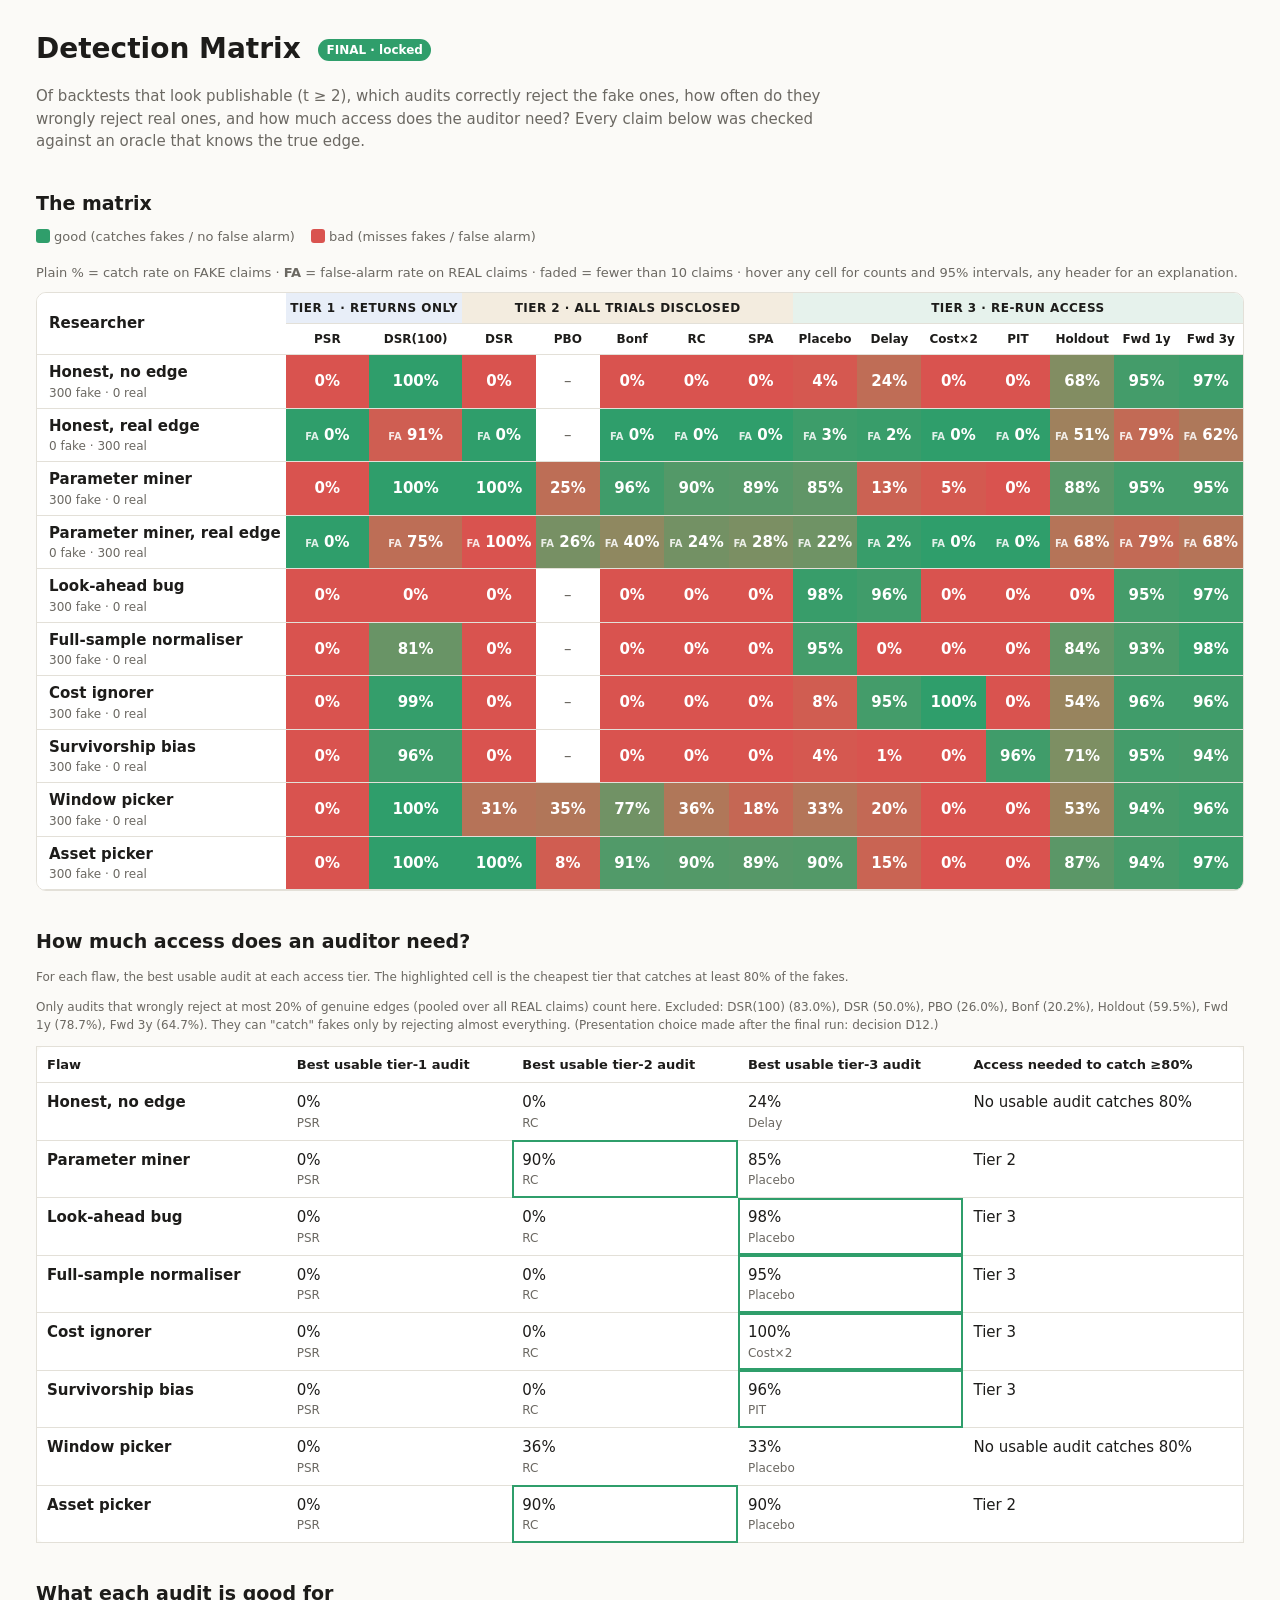
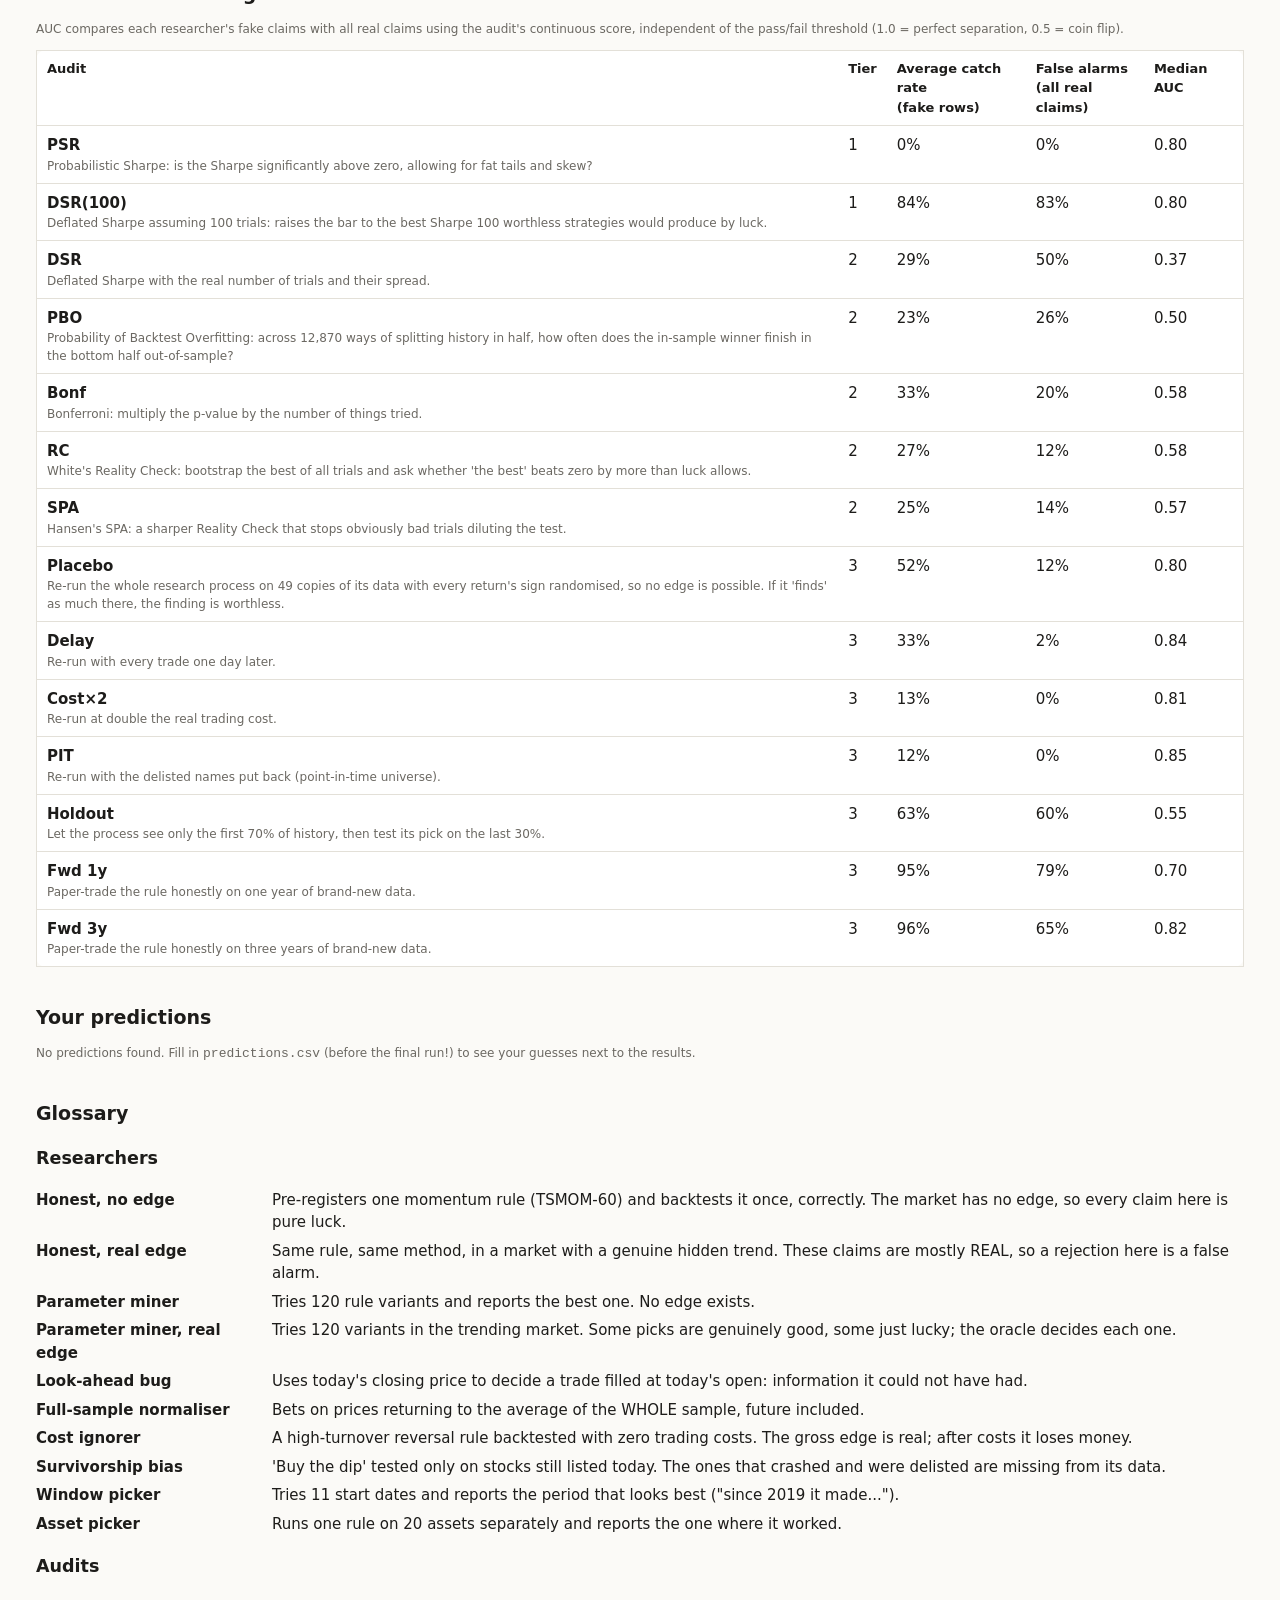
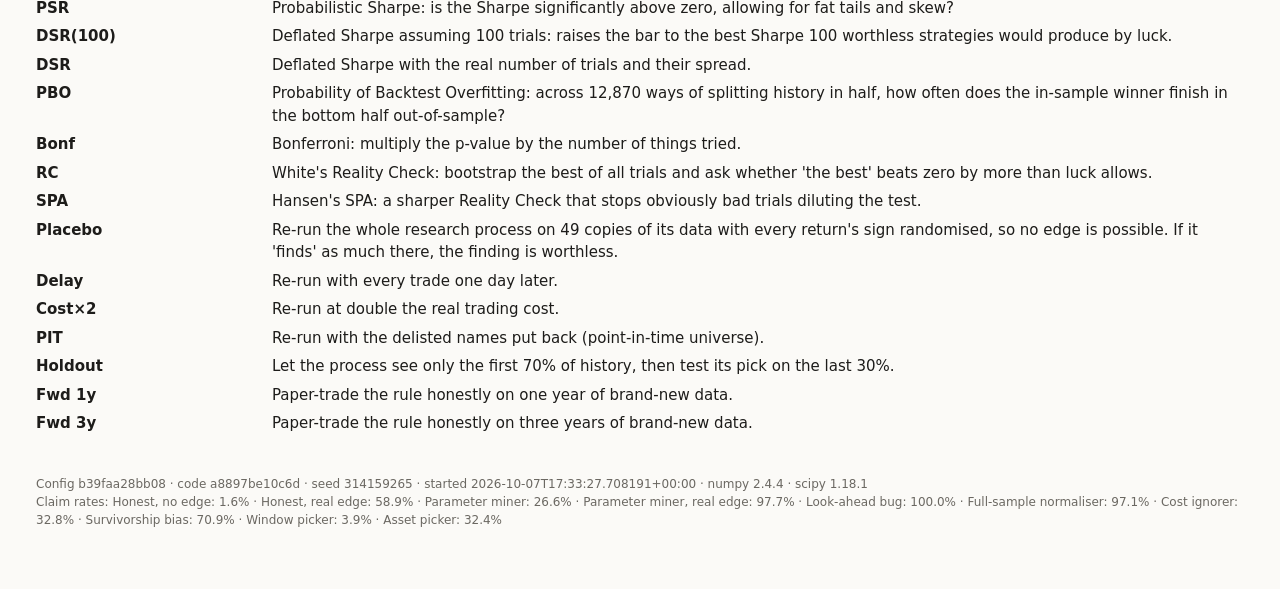
<file: results/final/report.html>
<!doctype html><html lang="en"><head><meta charset="utf-8">
<meta name="viewport" content="width=device-width,initial-scale=1"><title>Detection Matrix</title>
<style>
:root{--bg:#fbfaf7;--fg:#1d1c1a;--muted:#6b6862;--line:#e3e0d8;--card:#ffffff;--good:#2f9e6b;--bad:#d9534f;
--t1:#e8eef8;--t2:#f3ecdf;--t3:#e6f2ec;--accent:#3b5bdb}
@media (prefers-color-scheme:dark){:root:not([data-theme="light"]){--bg:#161615;--fg:#ecebe7;--muted:#a19e96;
--line:#2f2e2b;--card:#1f1e1c;--good:#3fb67f;--bad:#e0645f;--t1:#1f2735;--t2:#2e2a22;--t3:#1d2c25;--accent:#8ea6ff}}
:root[data-theme="dark"]{--bg:#161615;--fg:#ecebe7;--muted:#a19e96;--line:#2f2e2b;--card:#1f1e1c;--good:#3fb67f;
--bad:#e0645f;--t1:#1f2735;--t2:#2e2a22;--t3:#1d2c25;--accent:#8ea6ff}
*{box-sizing:border-box}body{margin:0;background:var(--bg);color:var(--fg);font:15px/1.5 system-ui,-apple-system,
"Segoe UI",sans-serif}main{max-width:1240px;margin:0 auto;padding:28px 16px 60px}h1{font-size:28px;margin:0 0 4px}
h2{font-size:19px;margin:36px 0 8px}.lede{color:var(--muted);max-width:820px}.badge{display:inline-block;
padding:2px 8px;border-radius:99px;font-size:12px;font-weight:600;background:var(--bad);color:#fff;margin-left:8px;
vertical-align:middle}.badge.final{background:var(--good)}.scroll{overflow-x:auto;border:1px solid var(--line);
border-radius:10px;background:var(--card)}table{border-collapse:collapse}.matrix{min-width:1100px;width:100%}
.matrix th,.matrix td{border-bottom:1px solid var(--line);padding:6px 4px;text-align:center}.matrix .rowh{
text-align:left;padding-left:12px;min-width:170px;position:sticky;left:0;background:var(--card);z-index:1}
.rn{font-weight:600}.rt{font-size:12px;color:var(--muted);font-weight:400}.tier{font-size:12px;
text-transform:uppercase;letter-spacing:.04em}.t1{background:var(--t1)}.t2{background:var(--t2)}.t3{background:var(--t3)}
.aud{font-size:12px;font-weight:600;cursor:help;white-space:nowrap}.cell{background:color-mix(in oklab,var(--good) var(--g),
var(--bad));color:#fff;font-weight:600;font-variant-numeric:tabular-nums;min-width:64px}.cell.weak{opacity:.45}
.fa{font-size:10px;opacity:.85}.pred{font-size:10px;font-weight:400;opacity:.9}.na{color:var(--muted)}
.plain{width:100%;background:var(--card);border:1px solid var(--line);border-radius:10px}.plain th,.plain td{
padding:8px 10px;border-bottom:1px solid var(--line);text-align:left;vertical-align:top}.plain th{font-size:13px}
.num{text-align:right;font-variant-numeric:tabular-nums}.hit{outline:2px solid var(--good);outline-offset:-2px}
.small{font-size:12px;color:var(--muted)}code{font-size:13px}.legend{display:flex;gap:16px;flex-wrap:wrap;
font-size:13px;color:var(--muted);margin:10px 0}.sw{display:inline-block;width:14px;height:14px;border-radius:3px;
vertical-align:-2px;margin-right:4px}footer{margin-top:40px;color:var(--muted);font-size:12px}
dl{display:grid;grid-template-columns:minmax(140px,220px) 1fr;gap:6px 16px}dt{font-weight:600}dd{margin:0}
@media (max-width:640px){dl{grid-template-columns:1fr}h1{font-size:23px}}
</style></head><body><main>
<h1>Detection Matrix <span class="badge final">FINAL · locked</span></h1>
<p class="lede">Of backtests that look publishable (t ≥ 2), which audits correctly reject the fake ones, how
often do they wrongly reject real ones, and how much access does the auditor need? Every claim below was
checked against an oracle that knows the true edge.</p>

<h2>The matrix</h2>
<div class="legend"><span><span class="sw" style="background:var(--good)"></span>good (catches fakes / no false alarm)</span>
<span><span class="sw" style="background:var(--bad)"></span>bad (misses fakes / false alarm)</span>
<span>Plain % = catch rate on FAKE claims · <b>FA</b> = false-alarm rate on REAL claims · faded = fewer than 10
claims · hover any cell for counts and 95% intervals, any header for an explanation.</span></div>
<div class="scroll"><table class="matrix"><thead><tr><th class="rowh" rowspan="2">Researcher</th><th class="tier t1" colspan="2">Tier 1 · Returns only</th><th class="tier t2" colspan="5">Tier 2 · All trials disclosed</th><th class="tier t3" colspan="7">Tier 3 · Re-run access</th></tr><tr><th class="aud" title="Probabilistic Sharpe: is the Sharpe significantly above zero, allowing for fat tails and skew?">PSR</th><th class="aud" title="Deflated Sharpe assuming 100 trials: raises the bar to the best Sharpe 100 worthless strategies would produce by luck.">DSR(100)</th><th class="aud" title="Deflated Sharpe with the real number of trials and their spread.">DSR</th><th class="aud" title="Probability of Backtest Overfitting: across 12,870 ways of splitting history in half, how often does the in-sample winner finish in the bottom half out-of-sample?">PBO</th><th class="aud" title="Bonferroni: multiply the p-value by the number of things tried.">Bonf</th><th class="aud" title="White&#x27;s Reality Check: bootstrap the best of all trials and ask whether &#x27;the best&#x27; beats zero by more than luck allows.">RC</th><th class="aud" title="Hansen&#x27;s SPA: a sharper Reality Check that stops obviously bad trials diluting the test.">SPA</th><th class="aud" title="Re-run the whole research process on 49 copies of its data with every return&#x27;s sign randomised, so no edge is possible. If it &#x27;finds&#x27; as much there, the finding is worthless.">Placebo</th><th class="aud" title="Re-run with every trade one day later.">Delay</th><th class="aud" title="Re-run at double the real trading cost.">Cost×2</th><th class="aud" title="Re-run with the delisted names put back (point-in-time universe).">PIT</th><th class="aud" title="Let the process see only the first 70% of history, then test its pick on the last 30%.">Holdout</th><th class="aud" title="Paper-trade the rule honestly on one year of brand-new data.">Fwd 1y</th><th class="aud" title="Paper-trade the rule honestly on three years of brand-new data.">Fwd 3y</th></tr></thead><tbody><tr><th class="rowh" title="Pre-registers one momentum rule (TSMOM-60) and backtests it once, correctly. The market has no edge, so every claim here is pure luck."><div class="rn">Honest, no edge</div><div class="rt">300 fake · 0 real</div></th><td class="cell" style="--g:0%" title="caught 0/300 fake claims (95% CI 0%–1%)"><div class="v">0%</div></td><td class="cell" style="--g:100%" title="caught 300/300 fake claims (95% CI 99%–100%)"><div class="v">100%</div></td><td class="cell" style="--g:0%" title="caught 0/300 fake claims (95% CI 0%–1%)"><div class="v">0%</div></td><td class="na" title="not applicable">–</td><td class="cell" style="--g:0%" title="caught 0/300 fake claims (95% CI 0%–1%)"><div class="v">0%</div></td><td class="cell" style="--g:0%" title="caught 0/300 fake claims (95% CI 0%–1%)"><div class="v">0%</div></td><td class="cell" style="--g:0%" title="caught 0/300 fake claims (95% CI 0%–1%)"><div class="v">0%</div></td><td class="cell" style="--g:4%" title="caught 12/300 fake claims (95% CI 2%–7%)"><div class="v">4%</div></td><td class="cell" style="--g:24%" title="caught 72/300 fake claims (95% CI 20%–29%)"><div class="v">24%</div></td><td class="cell" style="--g:0%" title="caught 0/300 fake claims (95% CI 0%–1%)"><div class="v">0%</div></td><td class="cell" style="--g:0%" title="caught 0/300 fake claims (95% CI 0%–1%)"><div class="v">0%</div></td><td class="cell" style="--g:68%" title="caught 203/300 fake claims (95% CI 62%–73%)"><div class="v">68%</div></td><td class="cell" style="--g:95%" title="caught 286/300 fake claims (95% CI 92%–97%)"><div class="v">95%</div></td><td class="cell" style="--g:97%" title="caught 291/300 fake claims (95% CI 94%–98%)"><div class="v">97%</div></td></tr><tr><th class="rowh" title="Same rule, same method, in a market with a genuine hidden trend. These claims are mostly REAL, so a rejection here is a false alarm."><div class="rn">Honest, real edge</div><div class="rt">0 fake · 300 real</div></th><td class="cell" style="--g:100%" title="false alarm on 0/300 real claims (95% CI 0%–1%)"><div class="v"><span class="fa">FA</span> 0%</div></td><td class="cell" style="--g:9%" title="false alarm on 274/300 real claims (95% CI 88%–94%)"><div class="v"><span class="fa">FA</span> 91%</div></td><td class="cell" style="--g:100%" title="false alarm on 0/300 real claims (95% CI 0%–1%)"><div class="v"><span class="fa">FA</span> 0%</div></td><td class="na" title="not applicable">–</td><td class="cell" style="--g:100%" title="false alarm on 0/300 real claims (95% CI 0%–1%)"><div class="v"><span class="fa">FA</span> 0%</div></td><td class="cell" style="--g:100%" title="false alarm on 0/300 real claims (95% CI 0%–1%)"><div class="v"><span class="fa">FA</span> 0%</div></td><td class="cell" style="--g:100%" title="false alarm on 0/300 real claims (95% CI 0%–1%)"><div class="v"><span class="fa">FA</span> 0%</div></td><td class="cell" style="--g:97%" title="false alarm on 9/300 real claims (95% CI 2%–6%)"><div class="v"><span class="fa">FA</span> 3%</div></td><td class="cell" style="--g:98%" title="false alarm on 6/300 real claims (95% CI 1%–4%)"><div class="v"><span class="fa">FA</span> 2%</div></td><td class="cell" style="--g:100%" title="false alarm on 0/300 real claims (95% CI 0%–1%)"><div class="v"><span class="fa">FA</span> 0%</div></td><td class="cell" style="--g:100%" title="false alarm on 0/300 real claims (95% CI 0%–1%)"><div class="v"><span class="fa">FA</span> 0%</div></td><td class="cell" style="--g:49%" title="false alarm on 153/300 real claims (95% CI 45%–57%)"><div class="v"><span class="fa">FA</span> 51%</div></td><td class="cell" style="--g:21%" title="false alarm on 236/300 real claims (95% CI 74%–83%)"><div class="v"><span class="fa">FA</span> 79%</div></td><td class="cell" style="--g:38%" title="false alarm on 185/300 real claims (95% CI 56%–67%)"><div class="v"><span class="fa">FA</span> 62%</div></td></tr><tr><th class="rowh" title="Tries 120 rule variants and reports the best one. No edge exists."><div class="rn">Parameter miner</div><div class="rt">300 fake · 0 real</div></th><td class="cell" style="--g:0%" title="caught 0/300 fake claims (95% CI 0%–1%)"><div class="v">0%</div></td><td class="cell" style="--g:100%" title="caught 300/300 fake claims (95% CI 99%–100%)"><div class="v">100%</div></td><td class="cell" style="--g:100%" title="caught 300/300 fake claims (95% CI 99%–100%)"><div class="v">100%</div></td><td class="cell" style="--g:25%" title="caught 76/300 fake claims (95% CI 21%–31%)"><div class="v">25%</div></td><td class="cell" style="--g:96%" title="caught 288/300 fake claims (95% CI 93%–98%)"><div class="v">96%</div></td><td class="cell" style="--g:90%" title="caught 271/300 fake claims (95% CI 86%–93%)"><div class="v">90%</div></td><td class="cell" style="--g:89%" title="caught 266/300 fake claims (95% CI 85%–92%)"><div class="v">89%</div></td><td class="cell" style="--g:85%" title="caught 254/300 fake claims (95% CI 80%–88%)"><div class="v">85%</div></td><td class="cell" style="--g:13%" title="caught 39/300 fake claims (95% CI 10%–17%)"><div class="v">13%</div></td><td class="cell" style="--g:5%" title="caught 14/300 fake claims (95% CI 3%–8%)"><div class="v">5%</div></td><td class="cell" style="--g:0%" title="caught 0/300 fake claims (95% CI 0%–1%)"><div class="v">0%</div></td><td class="cell" style="--g:88%" title="caught 265/300 fake claims (95% CI 84%–91%)"><div class="v">88%</div></td><td class="cell" style="--g:95%" title="caught 284/300 fake claims (95% CI 92%–97%)"><div class="v">95%</div></td><td class="cell" style="--g:95%" title="caught 284/300 fake claims (95% CI 92%–97%)"><div class="v">95%</div></td></tr><tr><th class="rowh" title="Tries 120 variants in the trending market. Some picks are genuinely good, some just lucky; the oracle decides each one."><div class="rn">Parameter miner, real edge</div><div class="rt">0 fake · 300 real</div></th><td class="cell" style="--g:100%" title="false alarm on 0/300 real claims (95% CI 0%–1%)"><div class="v"><span class="fa">FA</span> 0%</div></td><td class="cell" style="--g:25%" title="false alarm on 224/300 real claims (95% CI 69%–79%)"><div class="v"><span class="fa">FA</span> 75%</div></td><td class="cell" style="--g:0%" title="false alarm on 300/300 real claims (95% CI 99%–100%)"><div class="v"><span class="fa">FA</span> 100%</div></td><td class="cell" style="--g:74%" title="false alarm on 78/300 real claims (95% CI 21%–31%)"><div class="v"><span class="fa">FA</span> 26%</div></td><td class="cell" style="--g:60%" title="false alarm on 121/300 real claims (95% CI 35%–46%)"><div class="v"><span class="fa">FA</span> 40%</div></td><td class="cell" style="--g:76%" title="false alarm on 71/300 real claims (95% CI 19%–29%)"><div class="v"><span class="fa">FA</span> 24%</div></td><td class="cell" style="--g:72%" title="false alarm on 84/300 real claims (95% CI 23%–33%)"><div class="v"><span class="fa">FA</span> 28%</div></td><td class="cell" style="--g:78%" title="false alarm on 65/300 real claims (95% CI 17%–27%)"><div class="v"><span class="fa">FA</span> 22%</div></td><td class="cell" style="--g:98%" title="false alarm on 6/300 real claims (95% CI 1%–4%)"><div class="v"><span class="fa">FA</span> 2%</div></td><td class="cell" style="--g:100%" title="false alarm on 0/300 real claims (95% CI 0%–1%)"><div class="v"><span class="fa">FA</span> 0%</div></td><td class="cell" style="--g:100%" title="false alarm on 0/300 real claims (95% CI 0%–1%)"><div class="v"><span class="fa">FA</span> 0%</div></td><td class="cell" style="--g:32%" title="false alarm on 204/300 real claims (95% CI 63%–73%)"><div class="v"><span class="fa">FA</span> 68%</div></td><td class="cell" style="--g:21%" title="false alarm on 236/300 real claims (95% CI 74%–83%)"><div class="v"><span class="fa">FA</span> 79%</div></td><td class="cell" style="--g:32%" title="false alarm on 203/300 real claims (95% CI 62%–73%)"><div class="v"><span class="fa">FA</span> 68%</div></td></tr><tr><th class="rowh" title="Uses today&#x27;s closing price to decide a trade filled at today&#x27;s open: information it could not have had."><div class="rn">Look-ahead bug</div><div class="rt">300 fake · 0 real</div></th><td class="cell" style="--g:0%" title="caught 0/300 fake claims (95% CI 0%–1%)"><div class="v">0%</div></td><td class="cell" style="--g:0%" title="caught 0/300 fake claims (95% CI 0%–1%)"><div class="v">0%</div></td><td class="cell" style="--g:0%" title="caught 0/300 fake claims (95% CI 0%–1%)"><div class="v">0%</div></td><td class="na" title="not applicable">–</td><td class="cell" style="--g:0%" title="caught 0/300 fake claims (95% CI 0%–1%)"><div class="v">0%</div></td><td class="cell" style="--g:0%" title="caught 0/300 fake claims (95% CI 0%–1%)"><div class="v">0%</div></td><td class="cell" style="--g:0%" title="caught 0/300 fake claims (95% CI 0%–1%)"><div class="v">0%</div></td><td class="cell" style="--g:98%" title="caught 293/300 fake claims (95% CI 95%–99%)"><div class="v">98%</div></td><td class="cell" style="--g:96%" title="caught 288/300 fake claims (95% CI 93%–98%)"><div class="v">96%</div></td><td class="cell" style="--g:0%" title="caught 0/300 fake claims (95% CI 0%–1%)"><div class="v">0%</div></td><td class="cell" style="--g:0%" title="caught 0/300 fake claims (95% CI 0%–1%)"><div class="v">0%</div></td><td class="cell" style="--g:0%" title="caught 0/300 fake claims (95% CI 0%–1%)"><div class="v">0%</div></td><td class="cell" style="--g:95%" title="caught 286/300 fake claims (95% CI 92%–97%)"><div class="v">95%</div></td><td class="cell" style="--g:97%" title="caught 292/300 fake claims (95% CI 95%–99%)"><div class="v">97%</div></td></tr><tr><th class="rowh" title="Bets on prices returning to the average of the WHOLE sample, future included."><div class="rn">Full-sample normaliser</div><div class="rt">300 fake · 0 real</div></th><td class="cell" style="--g:0%" title="caught 0/300 fake claims (95% CI 0%–1%)"><div class="v">0%</div></td><td class="cell" style="--g:81%" title="caught 243/300 fake claims (95% CI 76%–85%)"><div class="v">81%</div></td><td class="cell" style="--g:0%" title="caught 0/300 fake claims (95% CI 0%–1%)"><div class="v">0%</div></td><td class="na" title="not applicable">–</td><td class="cell" style="--g:0%" title="caught 0/300 fake claims (95% CI 0%–1%)"><div class="v">0%</div></td><td class="cell" style="--g:0%" title="caught 0/300 fake claims (95% CI 0%–1%)"><div class="v">0%</div></td><td class="cell" style="--g:0%" title="caught 0/300 fake claims (95% CI 0%–1%)"><div class="v">0%</div></td><td class="cell" style="--g:95%" title="caught 284/300 fake claims (95% CI 92%–97%)"><div class="v">95%</div></td><td class="cell" style="--g:0%" title="caught 0/300 fake claims (95% CI 0%–1%)"><div class="v">0%</div></td><td class="cell" style="--g:0%" title="caught 0/300 fake claims (95% CI 0%–1%)"><div class="v">0%</div></td><td class="cell" style="--g:0%" title="caught 0/300 fake claims (95% CI 0%–1%)"><div class="v">0%</div></td><td class="cell" style="--g:84%" title="caught 253/300 fake claims (95% CI 80%–88%)"><div class="v">84%</div></td><td class="cell" style="--g:93%" title="caught 280/300 fake claims (95% CI 90%–96%)"><div class="v">93%</div></td><td class="cell" style="--g:98%" title="caught 294/300 fake claims (95% CI 96%–99%)"><div class="v">98%</div></td></tr><tr><th class="rowh" title="A high-turnover reversal rule backtested with zero trading costs. The gross edge is real; after costs it loses money."><div class="rn">Cost ignorer</div><div class="rt">300 fake · 0 real</div></th><td class="cell" style="--g:0%" title="caught 0/300 fake claims (95% CI 0%–1%)"><div class="v">0%</div></td><td class="cell" style="--g:99%" title="caught 298/300 fake claims (95% CI 98%–100%)"><div class="v">99%</div></td><td class="cell" style="--g:0%" title="caught 0/300 fake claims (95% CI 0%–1%)"><div class="v">0%</div></td><td class="na" title="not applicable">–</td><td class="cell" style="--g:0%" title="caught 0/300 fake claims (95% CI 0%–1%)"><div class="v">0%</div></td><td class="cell" style="--g:0%" title="caught 0/300 fake claims (95% CI 0%–1%)"><div class="v">0%</div></td><td class="cell" style="--g:0%" title="caught 0/300 fake claims (95% CI 0%–1%)"><div class="v">0%</div></td><td class="cell" style="--g:8%" title="caught 23/300 fake claims (95% CI 5%–11%)"><div class="v">8%</div></td><td class="cell" style="--g:95%" title="caught 285/300 fake claims (95% CI 92%–97%)"><div class="v">95%</div></td><td class="cell" style="--g:100%" title="caught 300/300 fake claims (95% CI 99%–100%)"><div class="v">100%</div></td><td class="cell" style="--g:0%" title="caught 0/300 fake claims (95% CI 0%–1%)"><div class="v">0%</div></td><td class="cell" style="--g:54%" title="caught 163/300 fake claims (95% CI 49%–60%)"><div class="v">54%</div></td><td class="cell" style="--g:96%" title="caught 288/300 fake claims (95% CI 93%–98%)"><div class="v">96%</div></td><td class="cell" style="--g:96%" title="caught 288/300 fake claims (95% CI 93%–98%)"><div class="v">96%</div></td></tr><tr><th class="rowh" title="&#x27;Buy the dip&#x27; tested only on stocks still listed today. The ones that crashed and were delisted are missing from its data."><div class="rn">Survivorship bias</div><div class="rt">300 fake · 0 real</div></th><td class="cell" style="--g:0%" title="caught 0/300 fake claims (95% CI 0%–1%)"><div class="v">0%</div></td><td class="cell" style="--g:96%" title="caught 287/300 fake claims (95% CI 93%–97%)"><div class="v">96%</div></td><td class="cell" style="--g:0%" title="caught 0/300 fake claims (95% CI 0%–1%)"><div class="v">0%</div></td><td class="na" title="not applicable">–</td><td class="cell" style="--g:0%" title="caught 0/300 fake claims (95% CI 0%–1%)"><div class="v">0%</div></td><td class="cell" style="--g:0%" title="caught 0/300 fake claims (95% CI 0%–1%)"><div class="v">0%</div></td><td class="cell" style="--g:0%" title="caught 0/300 fake claims (95% CI 0%–1%)"><div class="v">0%</div></td><td class="cell" style="--g:4%" title="caught 12/300 fake claims (95% CI 2%–7%)"><div class="v">4%</div></td><td class="cell" style="--g:1%" title="caught 2/300 fake claims (95% CI 0%–2%)"><div class="v">1%</div></td><td class="cell" style="--g:0%" title="caught 0/300 fake claims (95% CI 0%–1%)"><div class="v">0%</div></td><td class="cell" style="--g:96%" title="caught 287/300 fake claims (95% CI 93%–97%)"><div class="v">96%</div></td><td class="cell" style="--g:71%" title="caught 212/300 fake claims (95% CI 65%–76%)"><div class="v">71%</div></td><td class="cell" style="--g:95%" title="caught 285/300 fake claims (95% CI 92%–97%)"><div class="v">95%</div></td><td class="cell" style="--g:94%" title="caught 281/300 fake claims (95% CI 90%–96%)"><div class="v">94%</div></td></tr><tr><th class="rowh" title="Tries 11 start dates and reports the period that looks best (&quot;since 2019 it made...&quot;)."><div class="rn">Window picker</div><div class="rt">300 fake · 0 real</div></th><td class="cell" style="--g:0%" title="caught 0/300 fake claims (95% CI 0%–1%)"><div class="v">0%</div></td><td class="cell" style="--g:100%" title="caught 300/300 fake claims (95% CI 99%–100%)"><div class="v">100%</div></td><td class="cell" style="--g:31%" title="caught 94/300 fake claims (95% CI 26%–37%)"><div class="v">31%</div></td><td class="cell" style="--g:35%" title="caught 105/300 fake claims (95% CI 30%–41%)"><div class="v">35%</div></td><td class="cell" style="--g:77%" title="caught 232/300 fake claims (95% CI 72%–82%)"><div class="v">77%</div></td><td class="cell" style="--g:36%" title="caught 108/300 fake claims (95% CI 31%–42%)"><div class="v">36%</div></td><td class="cell" style="--g:18%" title="caught 55/300 fake claims (95% CI 14%–23%)"><div class="v">18%</div></td><td class="cell" style="--g:33%" title="caught 100/300 fake claims (95% CI 28%–39%)"><div class="v">33%</div></td><td class="cell" style="--g:20%" title="caught 60/300 fake claims (95% CI 16%–25%)"><div class="v">20%</div></td><td class="cell" style="--g:0%" title="caught 0/300 fake claims (95% CI 0%–1%)"><div class="v">0%</div></td><td class="cell" style="--g:0%" title="caught 0/300 fake claims (95% CI 0%–1%)"><div class="v">0%</div></td><td class="cell" style="--g:53%" title="caught 159/300 fake claims (95% CI 47%–59%)"><div class="v">53%</div></td><td class="cell" style="--g:94%" title="caught 282/300 fake claims (95% CI 91%–96%)"><div class="v">94%</div></td><td class="cell" style="--g:96%" title="caught 287/300 fake claims (95% CI 93%–97%)"><div class="v">96%</div></td></tr><tr><th class="rowh" title="Runs one rule on 20 assets separately and reports the one where it worked."><div class="rn">Asset picker</div><div class="rt">300 fake · 0 real</div></th><td class="cell" style="--g:0%" title="caught 0/300 fake claims (95% CI 0%–1%)"><div class="v">0%</div></td><td class="cell" style="--g:100%" title="caught 300/300 fake claims (95% CI 99%–100%)"><div class="v">100%</div></td><td class="cell" style="--g:100%" title="caught 300/300 fake claims (95% CI 99%–100%)"><div class="v">100%</div></td><td class="cell" style="--g:8%" title="caught 23/300 fake claims (95% CI 5%–11%)"><div class="v">8%</div></td><td class="cell" style="--g:91%" title="caught 272/300 fake claims (95% CI 87%–93%)"><div class="v">91%</div></td><td class="cell" style="--g:90%" title="caught 269/300 fake claims (95% CI 86%–93%)"><div class="v">90%</div></td><td class="cell" style="--g:89%" title="caught 268/300 fake claims (95% CI 85%–92%)"><div class="v">89%</div></td><td class="cell" style="--g:90%" title="caught 269/300 fake claims (95% CI 86%–93%)"><div class="v">90%</div></td><td class="cell" style="--g:15%" title="caught 44/300 fake claims (95% CI 11%–19%)"><div class="v">15%</div></td><td class="cell" style="--g:0%" title="caught 0/300 fake claims (95% CI 0%–1%)"><div class="v">0%</div></td><td class="cell" style="--g:0%" title="caught 0/300 fake claims (95% CI 0%–1%)"><div class="v">0%</div></td><td class="cell" style="--g:87%" title="caught 260/300 fake claims (95% CI 82%–90%)"><div class="v">87%</div></td><td class="cell" style="--g:94%" title="caught 283/300 fake claims (95% CI 91%–96%)"><div class="v">94%</div></td><td class="cell" style="--g:97%" title="caught 291/300 fake claims (95% CI 94%–98%)"><div class="v">97%</div></td></tr></tbody></table></div>

<h2>How much access does an auditor need?</h2>
<p class="small">For each flaw, the best usable audit at each access tier. The highlighted cell is the
cheapest tier that catches at least 80% of the fakes.</p>
<p class="small">Only audits that wrongly reject at most 20% of genuine edges (pooled over all REAL claims) count here. Excluded: DSR(100) (83.0%), DSR (50.0%), PBO (26.0%), Bonf (20.2%), Holdout (59.5%), Fwd 1y (78.7%), Fwd 3y (64.7%). They can "catch" fakes only by rejecting almost everything. (Presentation choice made after the final run: decision D12.)</p><table class="plain"><thead><tr><th>Flaw</th><th>Best usable tier-1 audit</th><th>Best usable tier-2 audit</th><th>Best usable tier-3 audit</th><th>Access needed to catch ≥80%</th></tr></thead><tbody><tr><td><b>Honest, no edge</b></td><td class="num">0%<div class="small">PSR</div></td><td class="num">0%<div class="small">RC</div></td><td class="num">24%<div class="small">Delay</div></td><td>No usable audit catches 80%</td></tr><tr><td><b>Parameter miner</b></td><td class="num">0%<div class="small">PSR</div></td><td class="num hit">90%<div class="small">RC</div></td><td class="num">85%<div class="small">Placebo</div></td><td>Tier 2</td></tr><tr><td><b>Look-ahead bug</b></td><td class="num">0%<div class="small">PSR</div></td><td class="num">0%<div class="small">RC</div></td><td class="num hit">98%<div class="small">Placebo</div></td><td>Tier 3</td></tr><tr><td><b>Full-sample normaliser</b></td><td class="num">0%<div class="small">PSR</div></td><td class="num">0%<div class="small">RC</div></td><td class="num hit">95%<div class="small">Placebo</div></td><td>Tier 3</td></tr><tr><td><b>Cost ignorer</b></td><td class="num">0%<div class="small">PSR</div></td><td class="num">0%<div class="small">RC</div></td><td class="num hit">100%<div class="small">Cost×2</div></td><td>Tier 3</td></tr><tr><td><b>Survivorship bias</b></td><td class="num">0%<div class="small">PSR</div></td><td class="num">0%<div class="small">RC</div></td><td class="num hit">96%<div class="small">PIT</div></td><td>Tier 3</td></tr><tr><td><b>Window picker</b></td><td class="num">0%<div class="small">PSR</div></td><td class="num">36%<div class="small">RC</div></td><td class="num">33%<div class="small">Placebo</div></td><td>No usable audit catches 80%</td></tr><tr><td><b>Asset picker</b></td><td class="num">0%<div class="small">PSR</div></td><td class="num hit">90%<div class="small">RC</div></td><td class="num">90%<div class="small">Placebo</div></td><td>Tier 2</td></tr></tbody></table>

<h2>What each audit is good for</h2>
<p class="small">AUC compares each researcher's fake claims with all real claims using the audit's
continuous score, independent of the pass/fail threshold (1.0 = perfect separation, 0.5 = coin flip).</p>
<table class="plain"><thead><tr><th>Audit</th><th>Tier</th><th>Average catch rate<br>(fake rows)</th><th>False alarms<br>(all real claims)</th><th>Median AUC</th></tr></thead><tbody><tr><td><b>PSR</b><div class="small">Probabilistic Sharpe: is the Sharpe significantly above zero, allowing for fat tails and skew?</div></td><td class="num">1</td><td class="num">0%</td><td class="num">0%</td><td class="num">0.80</td></tr><tr><td><b>DSR(100)</b><div class="small">Deflated Sharpe assuming 100 trials: raises the bar to the best Sharpe 100 worthless strategies would produce by luck.</div></td><td class="num">1</td><td class="num">84%</td><td class="num">83%</td><td class="num">0.80</td></tr><tr><td><b>DSR</b><div class="small">Deflated Sharpe with the real number of trials and their spread.</div></td><td class="num">2</td><td class="num">29%</td><td class="num">50%</td><td class="num">0.37</td></tr><tr><td><b>PBO</b><div class="small">Probability of Backtest Overfitting: across 12,870 ways of splitting history in half, how often does the in-sample winner finish in the bottom half out-of-sample?</div></td><td class="num">2</td><td class="num">23%</td><td class="num">26%</td><td class="num">0.50</td></tr><tr><td><b>Bonf</b><div class="small">Bonferroni: multiply the p-value by the number of things tried.</div></td><td class="num">2</td><td class="num">33%</td><td class="num">20%</td><td class="num">0.58</td></tr><tr><td><b>RC</b><div class="small">White&#x27;s Reality Check: bootstrap the best of all trials and ask whether &#x27;the best&#x27; beats zero by more than luck allows.</div></td><td class="num">2</td><td class="num">27%</td><td class="num">12%</td><td class="num">0.58</td></tr><tr><td><b>SPA</b><div class="small">Hansen&#x27;s SPA: a sharper Reality Check that stops obviously bad trials diluting the test.</div></td><td class="num">2</td><td class="num">25%</td><td class="num">14%</td><td class="num">0.57</td></tr><tr><td><b>Placebo</b><div class="small">Re-run the whole research process on 49 copies of its data with every return&#x27;s sign randomised, so no edge is possible. If it &#x27;finds&#x27; as much there, the finding is worthless.</div></td><td class="num">3</td><td class="num">52%</td><td class="num">12%</td><td class="num">0.80</td></tr><tr><td><b>Delay</b><div class="small">Re-run with every trade one day later.</div></td><td class="num">3</td><td class="num">33%</td><td class="num">2%</td><td class="num">0.84</td></tr><tr><td><b>Cost×2</b><div class="small">Re-run at double the real trading cost.</div></td><td class="num">3</td><td class="num">13%</td><td class="num">0%</td><td class="num">0.81</td></tr><tr><td><b>PIT</b><div class="small">Re-run with the delisted names put back (point-in-time universe).</div></td><td class="num">3</td><td class="num">12%</td><td class="num">0%</td><td class="num">0.85</td></tr><tr><td><b>Holdout</b><div class="small">Let the process see only the first 70% of history, then test its pick on the last 30%.</div></td><td class="num">3</td><td class="num">63%</td><td class="num">60%</td><td class="num">0.55</td></tr><tr><td><b>Fwd 1y</b><div class="small">Paper-trade the rule honestly on one year of brand-new data.</div></td><td class="num">3</td><td class="num">95%</td><td class="num">79%</td><td class="num">0.70</td></tr><tr><td><b>Fwd 3y</b><div class="small">Paper-trade the rule honestly on three years of brand-new data.</div></td><td class="num">3</td><td class="num">96%</td><td class="num">65%</td><td class="num">0.82</td></tr></tbody></table>

<h2>Your predictions</h2>
<p class="small">No predictions found. Fill in <code>predictions.csv</code> (before the final run!) to see your guesses next to the results.</p>

<h2>Glossary</h2>
<h3>Researchers</h3><dl><dt>Honest, no edge</dt><dd>Pre-registers one momentum rule (TSMOM-60) and backtests it once, correctly. The market has no edge, so every claim here is pure luck.</dd><dt>Honest, real edge</dt><dd>Same rule, same method, in a market with a genuine hidden trend. These claims are mostly REAL, so a rejection here is a false alarm.</dd><dt>Parameter miner</dt><dd>Tries 120 rule variants and reports the best one. No edge exists.</dd><dt>Parameter miner, real edge</dt><dd>Tries 120 variants in the trending market. Some picks are genuinely good, some just lucky; the oracle decides each one.</dd><dt>Look-ahead bug</dt><dd>Uses today&#x27;s closing price to decide a trade filled at today&#x27;s open: information it could not have had.</dd><dt>Full-sample normaliser</dt><dd>Bets on prices returning to the average of the WHOLE sample, future included.</dd><dt>Cost ignorer</dt><dd>A high-turnover reversal rule backtested with zero trading costs. The gross edge is real; after costs it loses money.</dd><dt>Survivorship bias</dt><dd>&#x27;Buy the dip&#x27; tested only on stocks still listed today. The ones that crashed and were delisted are missing from its data.</dd><dt>Window picker</dt><dd>Tries 11 start dates and reports the period that looks best (&quot;since 2019 it made...&quot;).</dd><dt>Asset picker</dt><dd>Runs one rule on 20 assets separately and reports the one where it worked.</dd></dl>
<h3>Audits</h3><dl><dt>PSR</dt><dd>Probabilistic Sharpe: is the Sharpe significantly above zero, allowing for fat tails and skew?</dd><dt>DSR(100)</dt><dd>Deflated Sharpe assuming 100 trials: raises the bar to the best Sharpe 100 worthless strategies would produce by luck.</dd><dt>DSR</dt><dd>Deflated Sharpe with the real number of trials and their spread.</dd><dt>PBO</dt><dd>Probability of Backtest Overfitting: across 12,870 ways of splitting history in half, how often does the in-sample winner finish in the bottom half out-of-sample?</dd><dt>Bonf</dt><dd>Bonferroni: multiply the p-value by the number of things tried.</dd><dt>RC</dt><dd>White&#x27;s Reality Check: bootstrap the best of all trials and ask whether &#x27;the best&#x27; beats zero by more than luck allows.</dd><dt>SPA</dt><dd>Hansen&#x27;s SPA: a sharper Reality Check that stops obviously bad trials diluting the test.</dd><dt>Placebo</dt><dd>Re-run the whole research process on 49 copies of its data with every return&#x27;s sign randomised, so no edge is possible. If it &#x27;finds&#x27; as much there, the finding is worthless.</dd><dt>Delay</dt><dd>Re-run with every trade one day later.</dd><dt>Cost×2</dt><dd>Re-run at double the real trading cost.</dd><dt>PIT</dt><dd>Re-run with the delisted names put back (point-in-time universe).</dd><dt>Holdout</dt><dd>Let the process see only the first 70% of history, then test its pick on the last 30%.</dd><dt>Fwd 1y</dt><dd>Paper-trade the rule honestly on one year of brand-new data.</dd><dt>Fwd 3y</dt><dd>Paper-trade the rule honestly on three years of brand-new data.</dd></dl>

<footer>Config b39faa28bb08 · code a8897be10c6d · seed 314159265 ·
started 2026-10-07T17:33:27.708191+00:00 · numpy 2.4.4 · scipy 1.18.1<br>
Claim rates: Honest, no edge: 1.6% · Honest, real edge: 58.9% · Parameter miner: 26.6% · Parameter miner, real edge: 97.7% · Look-ahead bug: 100.0% · Full-sample normaliser: 97.1% · Cost ignorer: 32.8% · Survivorship bias: 70.9% · Window picker: 3.9% · Asset picker: 32.4%</footer>
</main></body></html>
</file>
<file: site/assets/style.css>
/* Quant Red Team — "forensic case file" theme.
   Display: Big Shoulders (headlines, stamps). Body: Newsreader. UI + all chart text: Schibsted Grotesk. */

:root {
  color-scheme: light;
  --page: #f1ece1;
  --card: #fbf9f4;          /* chart surface (palette validated against this) */
  --ink: #17140e;
  --ink-2: #4f4a40;
  --muted: #827c6f;
  --hair: #ddd5c4;
  --base: #c4bba8;
  --stamp: #b8321c;
  --stamp-soft: rgba(184, 50, 28, 0.08);
  --good: #0a7d36;
  --s1: #2a78d6;            /* tier 1 / "true" */
  --s2: #eb6834;            /* tier 2 / "claimed" */
  --s3: #1baf7a;            /* tier 3 */
  --heat-lo: #f6eee4;
  --heat-hi: #8b1c0e;
  --grain-opacity: 0.32;
  --shadow: 0 1px 0 rgba(23, 20, 14, 0.04), 0 14px 40px -24px rgba(23, 20, 14, 0.35);
  --display: "Big Shoulders Display", "Arial Narrow", sans-serif;
  --stencil: "Big Shoulders Stencil Display", "Big Shoulders Display", sans-serif;
  --serif: "Newsreader", Georgia, serif;
  --sans: "Schibsted Grotesk", "Segoe UI", sans-serif;
}

@media (prefers-color-scheme: dark) {
  :root:not([data-theme="light"]) {
    color-scheme: dark;
    --page: #11100d;
    --card: #1b1a16;
    --ink: #f2ecdf;
    --ink-2: #c4bdad;
    --muted: #8d877a;
    --hair: #2d2a24;
    --base: #3d3931;
    --stamp: #e5533a;
    --stamp-soft: rgba(229, 83, 58, 0.1);
    --good: #2fbf69;
    --s1: #3987e5;
    --s2: #d95926;
    --s3: #199e70;
    --heat-lo: #252019;
    --heat-hi: #f2603f;
    --grain-opacity: 0.18;
    --shadow: 0 1px 0 rgba(0, 0, 0, 0.3), 0 18px 40px -24px rgba(0, 0, 0, 0.8);
  }
}
:root[data-theme="dark"] {
  color-scheme: dark;
  --page: #11100d;
  --card: #1b1a16;
  --ink: #f2ecdf;
  --ink-2: #c4bdad;
  --muted: #8d877a;
  --hair: #2d2a24;
  --base: #3d3931;
  --stamp: #e5533a;
  --stamp-soft: rgba(229, 83, 58, 0.1);
  --good: #2fbf69;
  --s1: #3987e5;
  --s2: #d95926;
  --s3: #199e70;
  --heat-lo: #252019;
  --heat-hi: #f2603f;
  --grain-opacity: 0.18;
  --shadow: 0 1px 0 rgba(0, 0, 0, 0.3), 0 18px 40px -24px rgba(0, 0, 0, 0.8);
}

* { box-sizing: border-box; }
html { scroll-behavior: smooth; scroll-padding-top: 72px; }
body {
  margin: 0;
  background: var(--page);
  color: var(--ink);
  font: 400 1.125rem/1.6 var(--serif);
  font-optical-sizing: auto;
  -webkit-font-smoothing: antialiased;
  overflow-x: hidden;
}
/* Paper grain, fixed over everything, never intercepts the pointer. */
body::before {
  content: "";
  position: fixed;
  inset: 0;
  pointer-events: none;
  z-index: 100;
  opacity: var(--grain-opacity);
  mix-blend-mode: multiply;
  background-image: url("data:image/svg+xml;utf8,<svg xmlns='http://www.w3.org/2000/svg' width='180' height='180'><filter id='n'><feTurbulence type='fractalNoise' baseFrequency='.85' numOctaves='3' stitchTiles='stitch'/><feColorMatrix values='0 0 0 0 0.35  0 0 0 0 0.3  0 0 0 0 0.22  0 0 0 .55 0'/></filter><rect width='100%' height='100%' filter='url(%23n)'/></svg>");
}
:root[data-theme="dark"] body::before { mix-blend-mode: screen; }
@media (prefers-color-scheme: dark) { :root:not([data-theme="light"]) body::before { mix-blend-mode: screen; } }

a { color: inherit; text-decoration-color: var(--stamp); text-underline-offset: 3px; text-decoration-thickness: 1.5px; }
a:hover { color: var(--stamp); }
:focus-visible { outline: 2px solid var(--stamp); outline-offset: 2px; }
::selection { background: var(--stamp); color: #fff; }

.wrap { width: min(1240px, 100% - 32px); margin-inline: auto; }

/* ---------- top bar ---------- */
.topbar {
  position: sticky; top: 0; z-index: 50;
  background: color-mix(in oklab, var(--page) 88%, transparent);
  backdrop-filter: blur(8px);
  border-bottom: 1px solid var(--hair);
}
.topbar .wrap { display: flex; align-items: center; gap: 24px; height: 56px; }
.wordmark { font: 900 1.35rem/1 var(--stencil); letter-spacing: .04em; text-transform: uppercase; text-decoration: none; display: flex; align-items: center; gap: 10px; white-space: nowrap; }
.wordmark .dot { width: 10px; height: 10px; background: var(--stamp); border-radius: 50%; box-shadow: 0 0 0 3px var(--stamp-soft); }
.nav { display: flex; gap: 18px; margin-left: auto; font: 500 .8rem/1 var(--sans); text-transform: uppercase; letter-spacing: .1em; }
.nav a { text-decoration: none; color: var(--ink-2); }
.nav a:hover { color: var(--stamp); }
.iconbtn { font: 600 .75rem/1 var(--sans); letter-spacing: .08em; text-transform: uppercase; color: var(--ink); background: transparent; border: 1px solid var(--base); border-radius: 99px; padding: 8px 12px; cursor: pointer; display: inline-flex; gap: 6px; align-items: center; text-decoration: none; white-space: nowrap; }
.iconbtn:hover { border-color: var(--stamp); color: var(--stamp); }
@media (max-width: 900px) { .nav { display: none; } .topbar .wrap { justify-content: space-between; } }

/* ---------- labels & type ---------- */
.kicker { font: 600 .75rem/1.2 var(--sans); letter-spacing: .16em; text-transform: uppercase; color: var(--stamp); display: inline-flex; align-items: center; gap: 10px; }
.kicker::before { content: ""; width: 28px; height: 1.5px; background: currentColor; }
.label { font: 600 .72rem/1.2 var(--sans); letter-spacing: .14em; text-transform: uppercase; color: var(--muted); }
h1, h2, h3 { font-family: var(--display); text-transform: uppercase; line-height: .92; margin: 0; letter-spacing: .005em; }
h2 { font-size: clamp(2.6rem, 6.4vw, 5.2rem); font-weight: 900; }
h3 { font-size: 1.6rem; font-weight: 800; }
.lede { font-size: clamp(1.2rem, 2vw, 1.45rem); line-height: 1.5; color: var(--ink-2); max-width: 46ch; }
p { max-width: 68ch; }
em { font-style: italic; }
.ui { font-family: var(--sans); }
.num { font-variant-numeric: tabular-nums; }

/* ---------- hero ---------- */
.hero { position: relative; padding: 56px 0 40px; border-bottom: 1px solid var(--hair); overflow: clip; }
.hero::after { /* ledger rules */
  content: ""; position: absolute; inset: 0; z-index: -1; pointer-events: none;
  background-image: repeating-linear-gradient(to bottom, transparent 0 31px, color-mix(in oklab, var(--hair) 60%, transparent) 31px 32px);
  mask-image: linear-gradient(to bottom, black, transparent 85%);
}
.hero-grid { display: grid; grid-template-columns: minmax(0, 5fr) minmax(0, 7fr); gap: 48px; align-items: end; }
.casefile { display: flex; gap: 14px; align-items: center; margin-bottom: 26px; flex-wrap: wrap; }
.tag { font: 700 .7rem/1 var(--sans); letter-spacing: .14em; text-transform: uppercase; padding: 6px 9px; border: 1.5px solid currentColor; border-radius: 3px; }
.tag.red { color: var(--stamp); }
.tag.ink { color: var(--ink-2); }
.tag.good { color: var(--good); }
.hero h1 { font-size: clamp(3.3rem, 8.4vw, 7.6rem); font-weight: 900; line-height: .86; }
.hero h1 .strike { color: var(--stamp); }
.hero h1 .small { display: block; font-size: .42em; line-height: 1; margin-top: .35em; color: var(--ink-2); font-weight: 800; }
.hero .lede { margin: 26px 0 0; }
.hero-chart { position: relative; background: var(--card); border: 1px solid var(--hair); border-radius: 6px; padding: 18px 18px 8px; box-shadow: var(--shadow); }
.chart-head { display: flex; justify-content: space-between; align-items: baseline; gap: 12px; flex-wrap: wrap; margin-bottom: 6px; }
.chart-title { font: 600 .95rem/1.3 var(--sans); }
.chart-sub { font: 400 .82rem/1.4 var(--sans); color: var(--muted); }

.stamp {
  position: absolute; right: 7%; bottom: 24%;
  transform: rotate(-9deg) scale(1);
  color: var(--stamp);
  border: 4px double var(--stamp);
  border-radius: 8px;
  padding: 8px 18px 10px;
  text-align: center;
  pointer-events: none;
  filter: url(#rough);
  mix-blend-mode: multiply;
  opacity: 0;
}
:root[data-theme="dark"] .stamp { mix-blend-mode: screen; }
@media (prefers-color-scheme: dark) { :root:not([data-theme="light"]) .stamp { mix-blend-mode: screen; } }
.stamp b { display: block; font: 900 clamp(2.2rem, 5vw, 3.6rem)/.9 var(--stencil); letter-spacing: .06em; text-transform: uppercase; }
.stamp > span { display: block; font: 700 .68rem/1.3 var(--sans); letter-spacing: .14em; text-transform: uppercase; margin-top: 4px; white-space: nowrap; }
.stamp .lc { text-transform: none; font-style: normal; }
.stamp.slam { animation: slam .55s cubic-bezier(.2, 1.6, .4, 1) forwards; }
@keyframes slam { 0% { opacity: 0; transform: rotate(-16deg) scale(2.2); } 60% { opacity: .95; } 100% { opacity: .92; transform: rotate(-9deg) scale(1); } }

.stats { display: grid; grid-template-columns: repeat(5, minmax(0, 1fr)); gap: 0; margin-top: 44px; border-top: 1px solid var(--ink); }
.stat { padding: 14px 16px 4px 0; border-right: 1px solid var(--hair); }
.stat:last-child { border-right: 0; }
.stat .v { font: 600 clamp(1.7rem, 3.4vw, 2.5rem)/1 var(--sans); letter-spacing: -.01em; }
.stat .k { font: 500 .78rem/1.35 var(--sans); color: var(--muted); margin-top: 6px; }
@media (max-width: 900px) {
  .hero-grid { grid-template-columns: 1fr; gap: 28px; }
  .stats { grid-template-columns: repeat(2, minmax(0, 1fr)); }
  .stat { border-right: 0; border-bottom: 1px solid var(--hair); }
}

/* ---------- sections ---------- */
section.block { padding: 96px 0 24px; position: relative; }
.sec-head { display: grid; grid-template-columns: 180px minmax(0, 1fr); gap: 32px; margin-bottom: 36px; align-items: start; }
.exhibit { font: 900 1rem/1 var(--stencil); letter-spacing: .12em; text-transform: uppercase; color: var(--stamp); border-top: 3px solid var(--stamp); padding-top: 10px; position: sticky; top: 76px; }
.exhibit small { display: block; font: 600 .7rem/1.4 var(--sans); letter-spacing: .12em; color: var(--muted); margin-top: 6px; }
.sec-head h2 { margin-bottom: 18px; }
.sec-head p { margin: 0 0 12px; color: var(--ink-2); }
@media (max-width: 900px) { .sec-head { grid-template-columns: 1fr; gap: 14px; } .exhibit { position: static; } section.block { padding-top: 64px; } }

.card { background: var(--card); border: 1px solid var(--hair); border-radius: 6px; box-shadow: var(--shadow); }
.card.pad { padding: 20px 20px 12px; }
.note { font: italic 400 1rem/1.5 var(--serif); color: var(--ink-2); border-left: 2px solid var(--stamp); padding-left: 14px; margin: 14px 0; max-width: 60ch; }

/* ---------- pipeline ---------- */
.pipeline { display: grid; grid-template-columns: repeat(5, minmax(0, 1fr)); gap: 0; counter-reset: step; }
.step { padding: 18px 18px 20px; border-left: 1px solid var(--hair); position: relative; }
.step:first-child { border-left: 0; padding-left: 0; }
.step .n { font: 900 2.6rem/1 var(--stencil); color: var(--stamp); }
.step h3 { font-size: 1.35rem; margin: 6px 0 8px; }
.step p { font-size: .98rem; line-height: 1.5; color: var(--ink-2); margin: 0; }
@media (max-width: 900px) { .pipeline { grid-template-columns: 1fr; } .step { border-left: 0; border-top: 1px solid var(--hair); padding-left: 0; } }

.markets { display: grid; grid-template-columns: repeat(4, minmax(0, 1fr)); gap: 16px; margin-top: 36px; }
.market { padding: 14px 14px 6px; }
.market .chart-title { font-size: .85rem; }
@media (max-width: 900px) { .markets { grid-template-columns: repeat(2, minmax(0, 1fr)); } }
@media (max-width: 520px) { .markets { grid-template-columns: 1fr; } }

/* ---------- suspects ---------- */
.suspects { display: grid; grid-template-columns: repeat(5, minmax(0, 1fr)); gap: 14px; }
.suspect { padding: 16px 16px 14px; position: relative; display: flex; flex-direction: column; gap: 8px; min-height: 230px; transition: transform .2s ease, border-color .2s ease; }
.suspect:hover { transform: translateY(-3px) rotate(-.3deg); border-color: var(--base); }
.suspect .no { font: 900 .95rem/1 var(--stencil); letter-spacing: .12em; color: var(--muted); }
.suspect h3 { font-size: 1.45rem; line-height: .95; }
.suspect p { font-size: .9rem; line-height: 1.45; color: var(--ink-2); margin: 0; flex: 1; }
.suspect .sr { font: 500 .8rem/1.35 var(--sans); color: var(--ink-2); border-top: 1px solid var(--hair); padding-top: 8px; display: grid; grid-template-columns: auto 1fr; gap: 2px 10px; }
.suspect .sr b { font-weight: 600; color: var(--ink); text-align: right; font-variant-numeric: tabular-nums; }
.suspect .verdict { position: absolute; top: 12px; right: 12px; }
@media (max-width: 1100px) { .suspects { grid-template-columns: repeat(3, minmax(0, 1fr)); } }
@media (max-width: 700px) { .suspects { grid-template-columns: repeat(2, minmax(0, 1fr)); } }
@media (max-width: 460px) { .suspects { grid-template-columns: 1fr; } }

/* ---------- detectives ---------- */
.tiers { display: grid; grid-template-columns: repeat(3, minmax(0, 1fr)); gap: 16px; }
.tier { padding: 18px 20px 10px; border-top: 4px solid var(--tc); }
.tier .lvl { font: 900 .9rem/1 var(--stencil); letter-spacing: .14em; color: var(--muted); }
.tier h3 { margin: 8px 0 4px; }
.tier .who { font: italic 400 .98rem/1.4 var(--serif); color: var(--ink-2); margin: 0 0 12px; }
.tier dl { margin: 0; }
.tier dt { font: 600 .9rem/1.3 var(--sans); margin-top: 10px; display: flex; gap: 8px; align-items: center; }
.tier dt::before { content: ""; width: 8px; height: 8px; border-radius: 50%; background: var(--tc); flex: none; }
.tier dd { margin: 2px 0 0 16px; font-size: .92rem; line-height: 1.45; color: var(--ink-2); }
@media (max-width: 900px) { .tiers { grid-template-columns: 1fr; } }

/* ---------- lineup (matrix) ---------- */
.filters { display: flex; gap: 8px; flex-wrap: wrap; align-items: center; margin-bottom: 14px; }
.chip { font: 600 .78rem/1 var(--sans); letter-spacing: .06em; border: 1px solid var(--base); background: transparent; color: var(--ink-2); padding: 8px 12px; border-radius: 99px; cursor: pointer; }
.chip[aria-pressed="true"] { background: var(--ink); color: var(--page); border-color: var(--ink); }
.chip:hover { border-color: var(--stamp); }
.scale { display: flex; align-items: center; gap: 10px; margin-left: auto; font: 500 .78rem/1 var(--sans); color: var(--muted); }
.scale .bar { width: 140px; height: 10px; border-radius: 2px; }
.matrix-scroll { overflow-x: auto; }
table.lineup { border-collapse: separate; border-spacing: 2px; width: 100%; min-width: 980px; font-family: var(--sans); }
.lineup th { font-weight: 600; }
.lineup thead .tierrow th { font: 700 .68rem/1 var(--sans); letter-spacing: .14em; text-transform: uppercase; padding: 8px 4px; color: var(--ink-2); border-bottom: 3px solid var(--tc); text-align: left; }
.lineup thead .audrow th { font: 600 .74rem/1.15 var(--sans); padding: 6px 2px 8px; color: var(--ink-2); vertical-align: bottom; text-align: center; cursor: help; }
.lineup .rowh { text-align: left; padding: 6px 10px 6px 0; min-width: 200px; font: 600 .9rem/1.2 var(--sans); white-space: nowrap; }
.lineup .rowh small { display: block; font: 400 .74rem/1.3 var(--sans); color: var(--muted); }
.lineup .group th { text-align: left; font: 700 .72rem/1 var(--sans); letter-spacing: .12em; text-transform: uppercase; padding: 18px 0 8px; color: var(--ink); }
.lineup .group th span { color: var(--stamp); }
.lineup td.hc { width: 58px; height: 40px; text-align: center; font: 600 .82rem/1 var(--sans); font-variant-numeric: tabular-nums; border-radius: 3px; cursor: default; transition: transform .12s ease, box-shadow .12s ease; }
.lineup td.hc:hover, .lineup td.hc:focus { transform: scale(1.12); box-shadow: 0 0 0 2px var(--card), 0 0 0 3.5px var(--ink); position: relative; z-index: 2; outline: none; }
.lineup td.na { color: var(--muted); background: repeating-linear-gradient(135deg, transparent 0 5px, var(--hair) 5px 6px); }
.lineup tr.dim td.hc { opacity: .35; }
.lineup [data-hidden="1"] { display: none; }
.matrix-reveal td.hc { opacity: 0; animation: cell .4s ease forwards; }
@keyframes cell { from { opacity: 0; transform: translateY(4px); } to { opacity: 1; transform: none; } }

/* ---------- generic chart layout ---------- */
.two { display: grid; grid-template-columns: minmax(0, 7fr) minmax(0, 5fr); gap: 32px; align-items: start; }
@media (max-width: 960px) { .two { grid-template-columns: 1fr; } }
.chart { width: 100%; position: relative; }
.chart svg { display: block; width: 100%; height: auto; overflow: visible; }
.legend { display: flex; flex-wrap: wrap; gap: 6px 16px; font: 500 .8rem/1.2 var(--sans); color: var(--ink-2); margin: 4px 0 8px; }
.legend i { display: inline-block; width: 10px; height: 10px; border-radius: 50%; margin-right: 6px; vertical-align: -1px; }
.legend i.line { width: 16px; height: 2px; border-radius: 1px; vertical-align: 3px; }
details.data { margin-top: 10px; font: 400 .85rem/1.4 var(--sans); }
details.data summary { cursor: pointer; color: var(--muted); font-weight: 600; letter-spacing: .04em; }
details.data table { border-collapse: collapse; margin-top: 8px; width: 100%; font-variant-numeric: tabular-nums; }
details.data th, details.data td { text-align: left; padding: 4px 8px; border-bottom: 1px solid var(--hair); }
details.data td.r, details.data th.r { text-align: right; }

/* ---------- antidotes ---------- */
.antidotes { display: grid; grid-template-columns: repeat(4, minmax(0, 1fr)); gap: 14px; }
.antidote { padding: 18px 18px 12px; display: flex; flex-direction: column; gap: 10px; }
.antidote h3 { font-size: 1.5rem; }
.antidote .pair { display: grid; grid-template-columns: 1fr 1fr; gap: 10px; border-top: 1px solid var(--hair); padding-top: 10px; }
.antidote .pair .v { font: 600 1.9rem/1 var(--sans); }
.antidote .pair .k { font: 500 .74rem/1.3 var(--sans); color: var(--muted); margin-top: 4px; }
.antidote .pair .bad .v { color: var(--muted); }
.antidote .why { font-size: .9rem; line-height: 1.45; color: var(--ink-2); margin: 0; }
@media (max-width: 1000px) { .antidotes { grid-template-columns: repeat(2, minmax(0, 1fr)); } }
@media (max-width: 560px) { .antidotes { grid-template-columns: 1fr; } }

/* ---------- access ladder ---------- */
.ladder { display: grid; grid-template-columns: repeat(4, minmax(0, 1fr)); gap: 14px; }
.rung { padding: 16px; min-height: 220px; }
.rung.never { background: repeating-linear-gradient(135deg, var(--card) 0 10px, var(--stamp-soft) 10px 11px); }
.rung .lvl { font: 900 .9rem/1 var(--stencil); letter-spacing: .14em; color: var(--muted); }
.rung h3 { font-size: 1.3rem; margin: 6px 0 12px; }
.flawchip { display: block; padding: 8px 10px; border: 1px solid var(--hair); border-left: 3px solid var(--tc, var(--stamp)); border-radius: 3px; margin-bottom: 8px; font: 600 .85rem/1.25 var(--sans); background: var(--page); }
.flawchip small { display: block; font-weight: 400; color: var(--muted); font-size: .76rem; }
@media (max-width: 900px) { .ladder { grid-template-columns: repeat(2, minmax(0, 1fr)); } }
@media (max-width: 520px) { .ladder { grid-template-columns: 1fr; } }

/* ---------- hero figure ---------- */
.figure-num { font: 600 clamp(3.4rem, 8vw, 5.6rem)/.9 var(--sans); letter-spacing: -.02em; }
.figure-num small { font-size: .32em; font-weight: 500; letter-spacing: 0; color: var(--ink-2); }

/* ---------- findings ---------- */
.findings { list-style: none; padding: 0; margin: 0; display: grid; grid-template-columns: repeat(3, minmax(0, 1fr)); gap: 0; counter-reset: f; border-top: 1px solid var(--ink); }
.findings li { counter-increment: f; padding: 20px 22px 22px 0; border-bottom: 1px solid var(--hair); position: relative; }
.findings li::before { content: counter(f, decimal-leading-zero); font: 900 1.05rem/1 var(--stencil); color: var(--stamp); letter-spacing: .1em; display: block; margin-bottom: 10px; }
.findings b { font-family: var(--sans); font-weight: 600; display: block; font-size: 1.05rem; line-height: 1.3; margin-bottom: 6px; }
.findings span { font-size: .96rem; line-height: 1.5; color: var(--ink-2); }
@media (max-width: 900px) { .findings { grid-template-columns: 1fr; } }

/* ---------- method ---------- */
.method { display: grid; grid-template-columns: repeat(3, minmax(0, 1fr)); gap: 16px; }
.method .card { padding: 18px 20px; }
.method h3 { font-size: 1.25rem; margin-bottom: 8px; }
.method p, .method li { font-size: .95rem; line-height: 1.5; color: var(--ink-2); }
.method ul { padding-left: 18px; margin: 0; }
code, .hash { font: 500 .8rem/1.4 ui-monospace, "Cascadia Code", Consolas, monospace; background: var(--page); border: 1px solid var(--hair); border-radius: 3px; padding: 1px 5px; overflow-wrap: anywhere; }
pre { font: 500 .8rem/1.6 ui-monospace, "Cascadia Code", Consolas, monospace; background: var(--page); border: 1px solid var(--hair); border-radius: 4px; padding: 12px; overflow-x: auto; margin: 8px 0 0; }
@media (max-width: 900px) { .method { grid-template-columns: 1fr; } }

footer { margin-top: 96px; padding: 28px 0 60px; border-top: 1px solid var(--ink); font: 400 .85rem/1.6 var(--sans); color: var(--muted); }
footer .wrap { display: flex; gap: 24px; justify-content: space-between; flex-wrap: wrap; }
footer b { color: var(--ink); }

/* ---------- tooltip ---------- */
.tip {
  position: fixed; z-index: 200; pointer-events: none;
  background: var(--ink); color: var(--page);
  font: 400 .8rem/1.35 var(--sans);
  padding: 8px 10px; border-radius: 4px; max-width: 280px;
  box-shadow: 0 10px 30px -10px rgba(0, 0, 0, .5);
  opacity: 0; transform: translateY(4px); transition: opacity .12s ease, transform .12s ease;
}
.tip.on { opacity: 1; transform: none; }
.tip .tv { font-weight: 700; font-size: .95rem; }
.tip .tl { opacity: .75; }
.tip .row { display: flex; align-items: center; gap: 8px; }
.tip .key { width: 12px; height: 2px; border-radius: 1px; flex: none; }

/* ---------- reveal motion ---------- */
.reveal { opacity: 0; transform: translateY(18px); transition: opacity .8s ease, transform .8s cubic-bezier(.2, .7, .2, 1); }
.reveal.in { opacity: 1; transform: none; }
.hero .rise { opacity: 0; transform: translateY(22px); animation: rise .9s cubic-bezier(.2, .7, .2, 1) forwards; }
.hero .rise:nth-child(2) { animation-delay: .12s; }
.hero .rise:nth-child(3) { animation-delay: .24s; }
.hero .rise:nth-child(4) { animation-delay: .36s; }
@keyframes rise { to { opacity: 1; transform: none; } }
.draw path.line-anim { stroke-dasharray: var(--len); stroke-dashoffset: var(--len); animation: draw 2.2s cubic-bezier(.45, 0, .2, 1) forwards; }
@keyframes draw { to { stroke-dashoffset: 0; } }

@media (prefers-reduced-motion: reduce) {
  html { scroll-behavior: auto; }
  .reveal, .hero .rise { opacity: 1; transform: none; animation: none; transition: none; }
  .draw path.line-anim { animation: none; stroke-dasharray: none; stroke-dashoffset: 0; }
  .stamp .lc { text-transform: none; font-style: normal; }
.stamp.slam { animation: none; opacity: .92; }
  .matrix-reveal td.hc { animation: none; opacity: 1; }
  .suspect:hover { transform: none; }
}
@media (max-width: 600px) {
  .stamp { right: 4%; bottom: 22%; padding: 6px 12px 8px; }
  .stamp b { font-size: 1.7rem; }
  .stamp > span { font-size: .6rem; letter-spacing: .1em; }
}
@media (forced-colors: active) { .stamp { forced-color-adjust: none; } }

/* ---------- v2 additions ---------- */
.cta { display: flex; gap: 10px; flex-wrap: wrap; margin-top: 24px; }
.btn { font: 600 .82rem/1 var(--sans); letter-spacing: .04em; padding: 12px 16px; border-radius: 4px; border: 1.5px solid var(--ink); text-decoration: none; color: var(--ink); background: transparent; }
.btn.primary { background: var(--stamp); border-color: var(--stamp); color: #fff; }
.btn:hover { transform: translateY(-1px); color: var(--stamp); }
.btn.primary:hover { color: #fff; filter: brightness(1.08); }
.filters .label { margin-right: 4px; }
.scorecard { display: grid; grid-template-columns: repeat(3, minmax(0, 1fr)); gap: 14px; }
.hyp { padding: 16px 18px 14px; display: flex; flex-direction: column; gap: 8px; }
.hyp .hid { font: 900 1.6rem/1 var(--stencil); color: var(--muted); }
.hyp .claim { font: 600 .95rem/1.35 var(--sans); }
.hyp .res { font-size: .95rem; line-height: 1.45; color: var(--ink-2); margin: 0; }
.verdict-tag { align-self: flex-start; font: 800 .8rem/1 var(--sans); letter-spacing: .14em; text-transform: uppercase; padding: 7px 10px; border: 2px solid currentColor; border-radius: 3px; }
.verdict-tag.pass { color: var(--good); }
.verdict-tag.fail { color: var(--stamp); }
.two.even { grid-template-columns: minmax(0, 1fr) minmax(0, 1fr); }
@media (max-width: 900px) { .scorecard { grid-template-columns: 1fr; } .two.even { grid-template-columns: 1fr; } }
</file>
